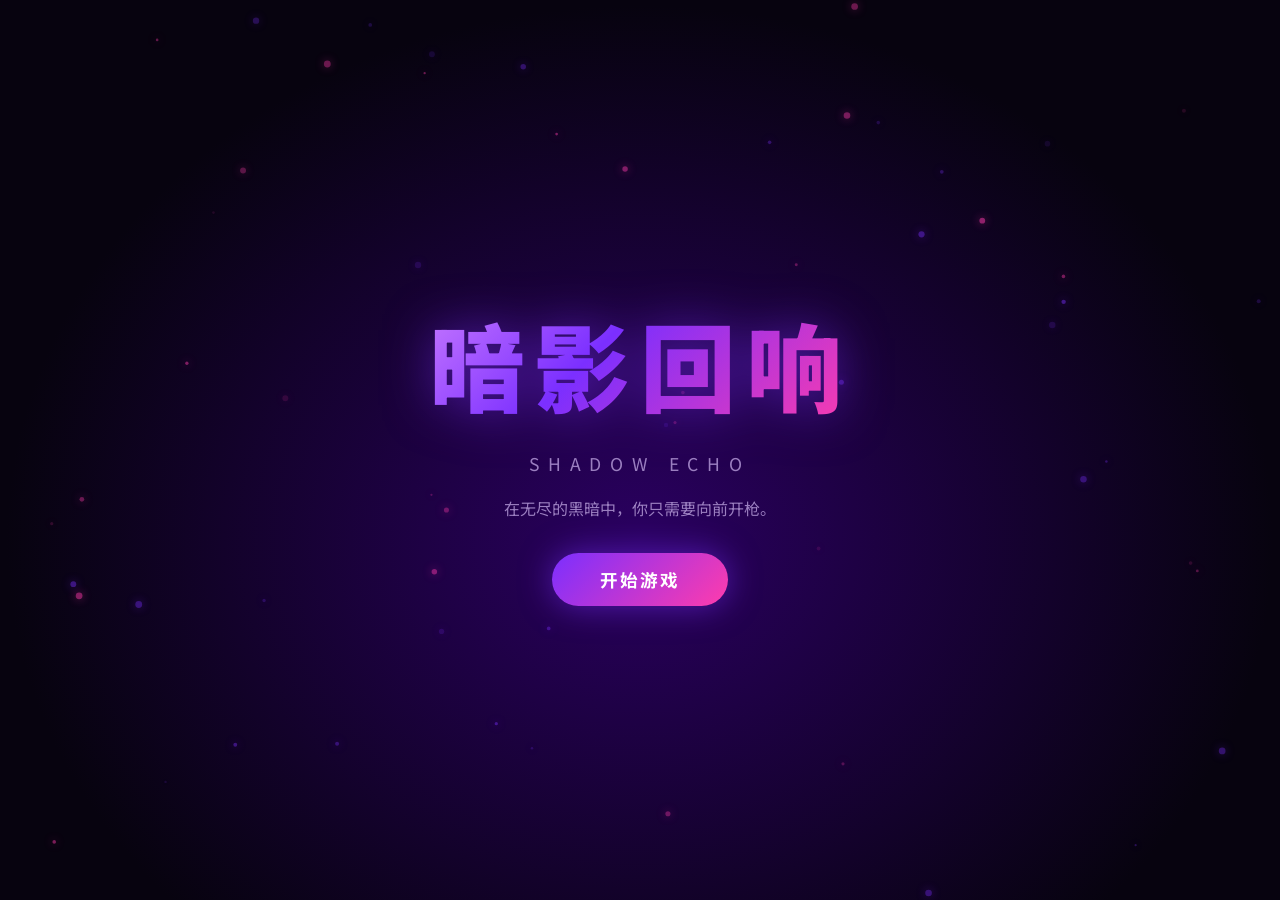
<file: index.html>
<!DOCTYPE html>
<html lang="zh-CN">
<head>
  <meta charset="UTF-8">
  <meta name="viewport" content="width=device-width, initial-scale=1.0">
  <title>暗影回响 Shadow Echo — 肉鸽割草</title>
  <meta name="description" content="暗影回响 - 2D肉鸽割草游戏，选择流派，击败怪物，升级解锁强力技能">
  <link rel="preconnect" href="https://fonts.googleapis.com">
  <link href="https://fonts.googleapis.com/css2?family=Noto+Sans+SC:wght@300;400;700;900&display=swap" rel="stylesheet">
  <link rel="stylesheet" href="style.css">
</head>
<body>
  <!-- ── SCREENS ── -->
  <div id="screen-start" class="screen active">
    <div class="start-bg"></div>
    <div class="start-content">
      <h1 class="game-title">暗影回响</h1>
      <p class="game-subtitle">SHADOW ECHO</p>
      <p class="game-desc">在无尽的黑暗中，你只需要向前开枪。</p>
      <button id="btn-start" class="btn-primary" onclick="Game.showGenreSelect()">开始游戏</button>
    </div>
    <canvas id="bg-canvas"></canvas>
  </div>

  <!-- Genre Select -->
  <div id="screen-genre" class="screen">
    <div class="genre-bg"></div>
    <h2 class="genre-title">选择你的流派</h2>
    <p class="genre-hint">你的选择将影响整场战斗的风格</p>
    <div class="genre-cards">
      <div class="genre-card" id="card-genre-0" tabindex="0" onclick="Game.selectGenre(0)">
        <div class="genre-card-glow g0"></div>
        <canvas class="genre-silhouette" data-char-sil="0" aria-hidden="true"></canvas>
        <canvas class="genre-icon" data-char-icon="0" width="44" height="44" aria-hidden="true"></canvas>
        <h3>回到过去</h3>
        <p class="genre-name-en">Shadow Echo</p>
        <ul>
          <li>留下你的分身</li>
        </ul>
        <div class="genre-badge">召唤流</div>
      </div>
      <div class="genre-card" id="card-genre-1" tabindex="0" onclick="Game.selectGenre(1)">
        <div class="genre-card-glow g1"></div>
        <canvas class="genre-silhouette" data-char-sil="1" aria-hidden="true"></canvas>
        <canvas class="genre-icon" data-char-icon="1" width="44" height="44" aria-hidden="true"></canvas>
        <h3>黑洞</h3>
        <p class="genre-name-en">Shadow Vortex</p>
        <ul>
          <li>掌握暗影漩涡</li>
        </ul>
        <div class="genre-badge">控场流</div>
      </div>
      <div class="genre-card" id="card-genre-2" tabindex="0" onclick="Game.selectGenre(2)">
        <div class="genre-card-glow g3"></div>
        <canvas class="genre-silhouette" data-char-sil="2" aria-hidden="true"></canvas>
        <canvas class="genre-icon" data-char-icon="2" width="44" height="44" aria-hidden="true"></canvas>
        <h3>不灭</h3>
        <p class="genre-name-en">Shadow Undying</p>
        <ul>
          <li>吞噬死亡余烬，将恢复化为护壳</li>
        </ul>
        <div class="genre-badge">汲取流</div>
      </div>
      <div class="genre-card" id="card-genre-3" tabindex="0" onclick="Game.selectGenre(3)">
        <div class="genre-card-glow g2"></div>
        <canvas class="genre-silhouette" data-char-sil="3" aria-hidden="true"></canvas>
        <canvas class="genre-icon" data-char-icon="3" width="44" height="44" aria-hidden="true"></canvas>
        <h3>因果</h3>
        <p class="genre-name-en">Causal Echo</p>
        <ul>
          <li>让一次攻击在未来再次发生</li>
        </ul>
        <div class="genre-badge">连锁流</div>
      </div>
      <div class="genre-card" id="card-genre-4" tabindex="0" onclick="Game.selectGenre(4)">
        <div class="genre-card-glow g4"></div>
        <canvas class="genre-silhouette" data-char-sil="4" aria-hidden="true"></canvas>
        <canvas class="genre-icon" data-char-icon="4" width="44" height="44" aria-hidden="true"></canvas>
        <h3>不息</h3>
        <p class="genre-name-en">Shadow Ricochet</p>
        <ul>
          <li>演算星球之间的引力</li>
        </ul>
        <div class="genre-badge">弹射流</div>
      </div>
    </div>
  </div>
    </div>
  </div>

  <!-- Level Up Card Select -->
  <div id="screen-levelup" class="screen">
    <div class="levelup-bg"></div>
    <h2 class="levelup-title">✦ 等级提升 ✦</h2>
    <p class="levelup-sub">选择一张强化卡</p>
    <div id="levelup-cards" class="levelup-cards"></div>
  </div>

  <!-- Game Over -->
  <div id="screen-gameover" class="screen">
    <div class="gameover-bg"></div>
    <div class="gameover-content">
      <h2 class="gameover-title">你已沉入暗影</h2>
      <div id="gameover-stats" class="gameover-stats"></div>
      <div class="btn-row">
        <button class="btn-primary" onclick="Game.restart()">重新开始</button>
      </div>
    </div>
  </div>

  <!-- Game Win -->
  <div id="screen-win" class="screen">
    <div class="gameover-bg"></div>
    <div class="gameover-content win">
      <h2 class="win-title">暗影已被斩断</h2>
      <div id="win-stats" class="gameover-stats"></div>
      <div class="btn-row">
        <button class="btn-primary" onclick="Game.restart()">再来一局</button>
        <button class="btn-primary btn-endless" onclick="Game.startEndless()">无尽模式</button>
      </div>
    </div>
  </div>

  <!-- HUD -->
  <div id="hud" class="hud hidden">
    <!-- BOSS 倒计时（屏幕最上方，90s 倒数，到 0 后自动隐藏，由 canvas 共享血条接管） -->
    <div id="hud-boss-timer" class="hud-boss-timer">BOSS还有 90 秒出现</div>
    <!-- BOSS 警告（屏幕顶部，共享血条下方，仅 BOSS 触发时显示） -->
    <div id="hud-boss-warning" class="hud-boss-warning hidden">⚠ BOSS 伤害极高注意躲避！</div>
    <!-- 暗影轨道场一次性教学提示（弹射流首次进入时显示，不遮挡战斗） -->
        <div id="hud-orbit-hint" class="hud-orbit-hint hidden">弹球会在暗影轨道场内反弹。撞击敌人、边界和磁极残核时会改变轨迹。</div>

    <div class="hud-left">
      <div class="hud-level">Lv.<span id="hud-level-num">1</span></div>
      <div class="exp-bar-wrap">
        <div id="exp-bar" class="exp-bar"></div>
        <span id="exp-text" class="exp-text">0 / 100</span>
      </div>
      <div class="hud-score">得分 <b id="hud-score">0</b></div>
    </div>
    <div class="hud-right">
      <!-- 连击计数器：pixelfx ui/combo-counter 适配版（arcane 色板，真实一秒续接） -->
      <canvas id="hud-combo-canvas" class="hud-combo-canvas" width="232" height="72"></canvas>
      <div class="hud-info">
        <span class="hud-genre-name" id="hud-genre-name">Shadow Echo</span>
        <span class="hud-genre-lv">Lv.<span id="hud-genre-lv">1</span></span>
      </div>
      <div class="hud-time" id="hud-time">00:00</div>
    </div>
  </div>

  <!-- Main Canvas -->
  <canvas id="game-canvas"></canvas>

  <script src="js/utils.js"></script>
  <script src="js/config.js"></script>
  <script src="js/characters.js"></script>
  <script src="js/iceshell.js"></script>
  <script src="js/renderer.js"></script>
  <script src="js/particles.js"></script>
  <script src="js/feedback.js"></script>
  <script src="js/combocounter.js"></script>
  <script src="js/bullet.js"></script>
  <script src="js/shadow.js"></script>
  <script src="js/vortex.js"></script>
  <script src="js/shadowlink.js"></script>
  <script src="js/echo.js"></script>
  <script src="js/whiterupture.js"></script>
  <script src="js/skythunder.js"></script>
  <script src="js/undying.js"></script>
  <script src="js/ricochet.js"></script>
  <script src="js/orbitfield.js"></script>
  <script src="js/enemy.js"></script>
  <script src="js/player.js"></script>
  <script src="js/genre.js"></script>
  <script src="js/buff.js"></script>
  <script src="js/cards.js"></script>
  <script src="js/map.js"></script>
  <script src="js/game.js"></script>
</body>
</html>
</file>
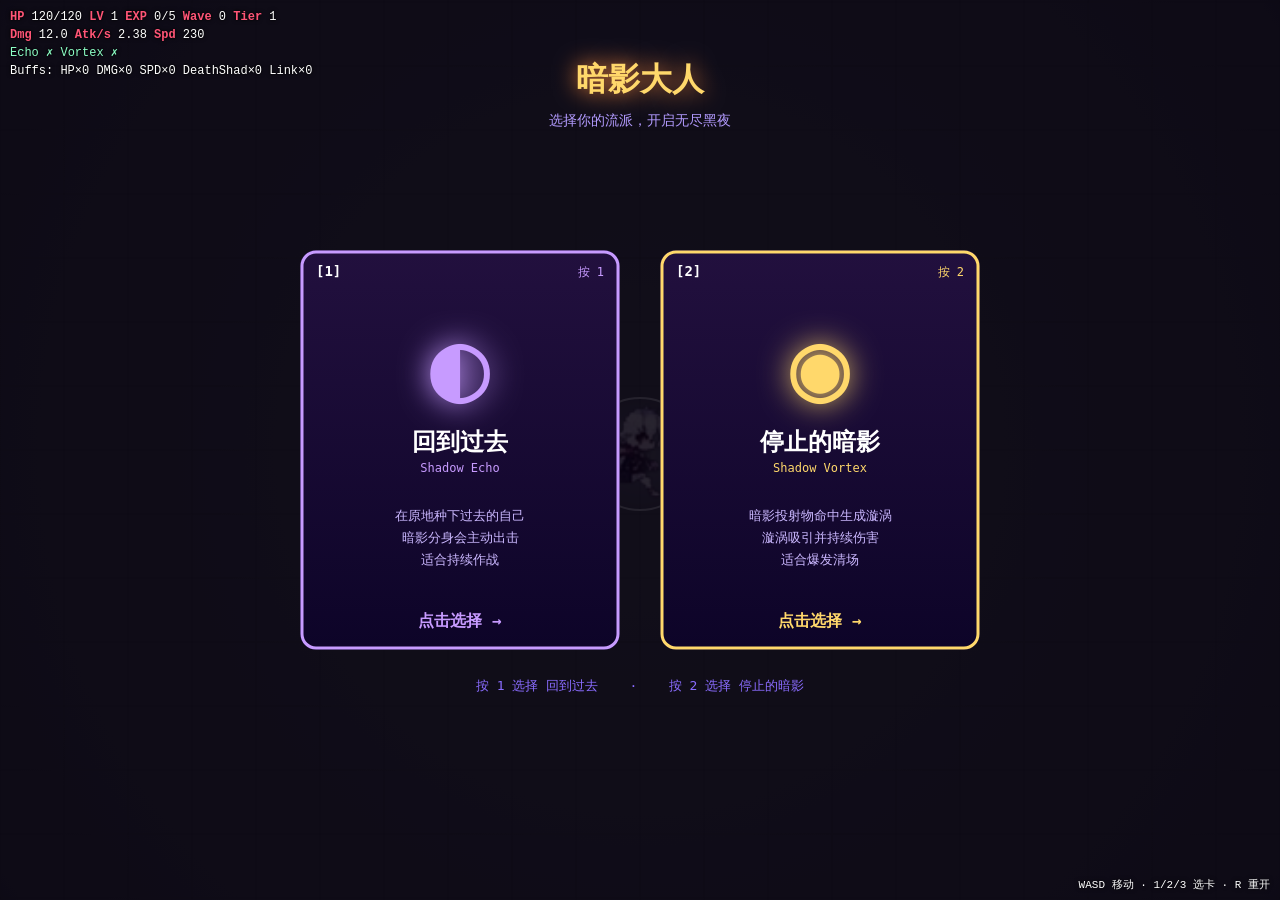
<file: rouge/什么是暗影大人/index.html>
<!DOCTYPE html>
<html lang="zh-CN">
<head>
<meta charset="UTF-8">
<title>暗影大人 · 像素肉鸽 Demo</title>
<style>
  * { margin: 0; padding: 0; box-sizing: border-box; }
  html, body { width: 100%; height: 100%; background: #4a4a52; overflow: hidden; font-family: "Consolas", "Courier New", monospace; user-select: none; }
  canvas { display: block; image-rendering: pixelated; image-rendering: crisp-edges; }
  #hud {
    position: fixed; top: 8px; left: 10px; color: #fff; font-size: 12px;
    text-shadow: 0 0 4px #000, 0 0 2px #000; pointer-events: none; z-index: 5; line-height: 1.5;
  }
  #hud b { color: #ff5577; }
  #hud .ok { color: #8cffc6; }
  #ctrl {
    position: fixed; bottom: 8px; right: 10px; color: #fff; font-size: 11px;
    text-shadow: 0 0 4px #000; pointer-events: none; z-index: 5;
  }
  #loading {
    position: fixed; inset: 0; display: flex; align-items: center; justify-content: center;
    color: #222; font-size: 18px; z-index: 10; background: #4a4a52;
  }
</style>
</head>
<body>
<canvas id="game"></canvas>
<div id="hud"></div>
<div id="ctrl">WASD 移动 · 1/2/3 选卡 · R 重开</div>
<div id="loading">资源加载中…</div>
<script>
'use strict';

// ============================================================
// 游戏阶段
//   'archetype' -> 开场选择流派
//   'playing'   -> 战斗中
//   'levelup'   -> 升级选卡
//   'gameover'  -> 死亡
// ============================================================

// ============================================================
// 资源：sprites/hero.png、shadow.png、monster.png
// ============================================================
const SPRITE = {
  hero:    new Image(),
  shadow:  new Image(),
  monster: new Image(),
  ready: { hero: false, shadow: false, monster: false },
  allReady: false,
};
function checkAllReady() {
  SPRITE.allReady = SPRITE.ready.hero && SPRITE.ready.shadow && SPRITE.ready.monster;
  if (SPRITE.allReady) document.getElementById('loading').style.display = 'none';
}
SPRITE.hero.onload    = () => { SPRITE.ready.hero = true;    checkAllReady(); };
SPRITE.hero.onerror   = () => { document.getElementById('loading').textContent = '资源加载失败：sprites/hero.png'; };
SPRITE.shadow.onload  = () => { SPRITE.ready.shadow = true;  checkAllReady(); };
SPRITE.shadow.onerror = () => { document.getElementById('loading').textContent = '资源加载失败：sprites/shadow.png'; };
SPRITE.monster.onload  = () => { SPRITE.ready.monster = true; checkAllReady(); };
SPRITE.monster.onerror = () => { document.getElementById('loading').textContent = '资源加载失败：sprites/monster.png'; };
SPRITE.hero.src    = 'sprites/hero.png';
SPRITE.shadow.src  = 'sprites/shadow.png';
SPRITE.monster.src = 'sprites/monster.png';

// 在游戏中显示的逻辑尺寸（碰撞半径）
const SPRITE_SCALE = {
  hero:    1.8,   // 主角显示尺寸倍数
  shadow:  1.6,
  monster: 1.6,
};
const SPRITE_RADIUS = {
  hero:    14,
  shadow:  13,
  monster: 13,
};

// ============================================================
// 配置
// ============================================================
const CFG = {
  // 世界
  WORLD: 4200,

  // 玩家
  PLAYER_MAX_HP:   120,
  PLAYER_DAMAGE:   12,
  PLAYER_ATK_INT:  0.42,
  PLAYER_SPEED:    230,
  PLAYER_RADIUS:   22,
  PLAYER_INVULN:   0.6,

  // 子弹
  BULLET_SPEED: 640,
  BULLET_LIFE:  1.4,
  BULLET_R:     5,

  // 敌人
  ENEMY_SPEED: 95,
  ENEMY_R:     22,
  ENEMY_HP:    20,
  ENEMY_DMG:   8,
  ENEMY_EXP:   1,
  ENEMY_MIN_SPACING: 30, // 敌人之间最小间距，避免完全重叠

  // 生成
  WAVE_INTERVAL:    30,
  WAVE_BASE:        8,
  WAVE_INC:         3,
  WAVE_MIN_COUNT:   5,
  SPAWN_DIST_MIN:   420,
  SPAWN_DIST_MAX:   760,

  // 难度
  DIFFICULTY_INTERVAL: 60,
  DIFFICULTY_HP_MULT:  1.55,
  DIFFICULTY_DMG_MULT: 1.25,

  // 升级
  BASE_EXP:    5,
  EXP_GROWTH:  1.35,

  // 流派一：Echo
  ECHO_LIFE:           25,
  ECHO_PATROL_R:       120,
  ECHO_ATTACK_R:       280,
  ECHO_DMG_MULT:       0.65,
  ECHO_INTERVAL_BASE:  20,
  ECHO_INTERVAL_LV2:   18,
  ECHO_INTERVAL_LV3:   12,
  ECHO_DMG_LV4_BONUS:  0.40,
  ECHO_FIRST_DELAY:    3,    // 选完流派后多久生成第一个分身（避免空 20 秒）

  // 流派二：Vortex
  VORTEX_INTERVAL:     2.0,
  VORTEX_LIFE:         4.0,
  VORTEX_R:            72,
  VORTEX_DPS:          14,
  VORTEX_PULL:         75,
  VORTEX_PROJ_SPEED:   500,
  VORTEX_PROJ_LIFE:    3.0,

  // 通用 BUFF
  DEATH_SHADOW_LIFE:   4,
  DEATH_SHADOW_R:      9,
  SHADOW_LINK_DMG:     7,
  SHADOW_LINK_CD:      3,
};

// ============================================================
// 工具
// ============================================================
const TAU = Math.PI * 2;
const rand = (a, b) => a + Math.random() * (b - a);
const randi = (a, b) => Math.floor(rand(a, b));
const clamp = (v, a, b) => v < a ? a : v > b ? b : v;
const dist2 = (ax, ay, bx, by) => { const dx = ax - bx, dy = ay - by; return dx*dx + dy*dy; };
const dist = (ax, ay, bx, by) => Math.sqrt(dist2(ax, ay, bx, by));
const norm = (x, y) => { const m = Math.hypot(x, y) || 1; return { x: x/m, y: y/m }; };

// ============================================================
// 输入
// ============================================================
const keys = {};
const keyOnce = {};
const debugKeys = []; // 最近 8 次按键事件
window.addEventListener('keydown', e => {
  const k = e.key.toLowerCase();
  if (!keys[k]) keyOnce[k] = true;
  keys[k] = true;
  debugKeys.push(`${e.key}/${e.code}|${k}`);
  if (debugKeys.length > 8) debugKeys.shift();
  if (['w','a','s','d','1','2','3',' ','arrowup','arrowdown','arrowleft','arrowright'].includes(k)) e.preventDefault();
});
window.addEventListener('keyup', e => { keys[e.key.toLowerCase()] = false; });

// ============================================================
// Canvas
// ============================================================
const canvas = document.getElementById('game');
const ctx = canvas.getContext('2d');
function resize() { canvas.width = innerWidth; canvas.height = innerHeight; }
addEventListener('resize', resize); resize();

// ============================================================
// 全局状态
// ============================================================
const state = {
  phase: 'archetype',  // 'archetype' | 'playing' | 'levelup' | 'gameover'
  archetypeChoice: null, // 'echo' | 'vortex'
  time:        0,
  difficulty:  1,
  difficultyT: 0,
  waveT:       0,
  waveIdx:     0,
  enemies:     [],
  bullets:     [],
  shadows:     [],
  vortices:    [],
  deathShadows:[],
  links:       [],
  projectiles: [],
  rifts:       [],
  particles:   [],
  floatingText:[],
  enemiesKilled: 0,
  camera: { x: 0, y: 0, shake: 0 },
  archetypeEcho:   { active: false, level: 0, spawnT: 0, nextInterval: CFG.ECHO_INTERVAL_BASE, firstDelay: 0 },
  archetypeVortex: { active: false, level: 0, fireT: 0 },
  riftCooldown: 0,
};

const player = {
  x: 0, y: 0,
  facing: { x: 0, y: -1 },
  hp: CFG.PLAYER_MAX_HP,
  maxHp: CFG.PLAYER_MAX_HP,
  damage: CFG.PLAYER_DAMAGE,
  atkInt: CFG.PLAYER_ATK_INT,
  atkCD: 0,
  speed: CFG.PLAYER_SPEED,
  level: 1,
  exp: 0,
  expNext: CFG.BASE_EXP,
  invuln: 0,
  flash: 0,
  buffs: { deathShadow: 0, link: 0, maxHp: 0, damage: 0, attackSpeed: 0 },
};

function getPlayerDamage() {
  let d = player.damage;
  if (player.buffs.damage > 0) d *= (1 + player.buffs.damage * 0.05);
  return d;
}
function getPlayerAttackInterval() {
  let iv = player.atkInt;
  if (player.buffs.attackSpeed > 0) iv /= (1 + player.buffs.attackSpeed * 0.10);
  if (state.archetypeEcho.level >= 5 && state.archetypeEcho.active) {
    iv /= (1 + state.shadows.length * 0.15);
  }
  return iv;
}
function getPlayerMaxHp() {
  return CFG.PLAYER_MAX_HP * (1 + player.buffs.maxHp * 0.05);
}

// ============================================================
// 实体工厂
// ============================================================
function makeEnemy(x, y) {
  const hpMult = Math.pow(CFG.DIFFICULTY_HP_MULT, state.difficulty - 1);
  const dmgMult = Math.pow(CFG.DIFFICULTY_DMG_MULT, state.difficulty - 1);
  const spdMult = 1 + (state.difficulty - 1) * 0.08;
  return {
    x, y,
    r: CFG.ENEMY_R,
    hp: CFG.ENEMY_HP * hpMult,
    maxHp: CFG.ENEMY_HP * hpMult,
    damage: CFG.ENEMY_DMG * dmgMult,
    speed: CFG.ENEMY_SPEED * spdMult,
    vx: 0, vy: 0,
    hitFlash: 0,
    wobble: Math.random() * TAU,
    exp: CFG.ENEMY_EXP,
    alive: true,
    linkHitT: new Map(),
    wanderOffset: rand(0, TAU), // 让每个敌人路线略有不同
  };
}

function makeBullet(x, y, dirX, dirY, dmg, owner) {
  return {
    x, y, vx: dirX * CFG.BULLET_SPEED, vy: dirY * CFG.BULLET_SPEED,
    life: CFG.BULLET_LIFE,
    r: CFG.BULLET_R,
    dmg, owner: owner || 'player',
    alive: true,
  };
}

function makeShadowEcho(x, y) {
  const lvl = state.archetypeEcho.level;
  let dmgMult = CFG.ECHO_DMG_MULT;
  if (lvl >= 4) dmgMult *= (1 + CFG.ECHO_DMG_LV4_BONUS);
  let intv;
  if (lvl >= 3) intv = CFG.ECHO_INTERVAL_LV3;
  else if (lvl >= 2) intv = CFG.ECHO_INTERVAL_LV2;
  else intv = CFG.ECHO_INTERVAL_BASE;
  state.archetypeEcho.nextInterval = intv;
  return {
    x, y,
    homeX: x, homeY: y,
    r: CFG.PLAYER_RADIUS,
    damage: getPlayerDamage() * dmgMult,
    atkInt: getPlayerAttackInterval(),
    atkCD: rand(0, 0.3),
    life: CFG.ECHO_LIFE,
    patrolR: CFG.ECHO_PATROL_R,
    attackR: CFG.ECHO_ATTACK_R,
    facing: { x: 0, y: -1 },
    tx: x, ty: y,
    wanderT: 0,
    alive: true,
  };
}

function makeVortex(x, y) {
  const lvl = state.archetypeVortex.level;
  let radius = CFG.VORTEX_R;
  if (lvl >= 2) radius *= 1.10;
  let dps = CFG.VORTEX_DPS;
  if (lvl >= 3) dps *= 1.20;
  return {
    x, y,
    r: radius,
    dps,
    life: CFG.VORTEX_LIFE,
    tickT: 0,
    spinT: 0,
    alive: true,
  };
}

function makeVortexProjectile(x, y, tx, ty) {
  const d = norm(tx - x, ty - y);
  return {
    x, y,
    vx: d.x * CFG.VORTEX_PROJ_SPEED, vy: d.y * CFG.VORTEX_PROJ_SPEED,
    life: CFG.VORTEX_PROJ_LIFE,
    r: 5,
    damage: getPlayerDamage() * 0.85,
    alive: true,
  };
}

function makeDeathShadow(x, y) {
  return { x, y, r: CFG.DEATH_SHADOW_R, life: CFG.DEATH_SHADOW_LIFE, alive: true, phase: Math.random() * TAU };
}

// ============================================================
// 生成
// ============================================================
function spawnWave() {
  const count = CFG.WAVE_BASE + state.waveIdx * CFG.WAVE_INC;
  state.waveIdx++;
  state.waveT = 0;
  for (let i = 0; i < count; i++) spawnEnemy();
  spawnParticle(player.x, player.y, '#ff5577', 6, 0.5, true);
}

function spawnEnemy() {
  const ang = Math.random() * TAU;
  const distR = rand(CFG.SPAWN_DIST_MIN, CFG.SPAWN_DIST_MAX);
  let x = player.x + Math.cos(ang) * distR;
  let y = player.y + Math.sin(ang) * distR;
  x = clamp(x, -CFG.WORLD/2 + 30, CFG.WORLD/2 - 30);
  y = clamp(y, -CFG.WORLD/2 + 30, CFG.WORLD/2 - 30);
  // 检查与现有敌人的最小间距
  let tries = 0;
  while (tries < 6) {
    let ok = true;
    for (const e of state.enemies) {
      if (!e.alive) continue;
      if (dist2(x, y, e.x, e.y) < CFG.ENEMY_MIN_SPACING * CFG.ENEMY_MIN_SPACING) { ok = false; break; }
    }
    if (ok) break;
    const a2 = Math.random() * TAU;
    const d2 = rand(CFG.SPAWN_DIST_MIN, CFG.SPAWN_DIST_MAX);
    x = clamp(player.x + Math.cos(a2)*d2, -CFG.WORLD/2+30, CFG.WORLD/2-30);
    y = clamp(player.y + Math.sin(a2)*d2, -CFG.WORLD/2+30, CFG.WORLD/2-30);
    tries++;
  }
  state.enemies.push(makeEnemy(x, y));
}

// ============================================================
// 玩家更新
// ============================================================
function updatePlayer(dt) {
  let mx = 0, my = 0;
  if (keys['w'] || keys['arrowup'])    my -= 1;
  if (keys['s'] || keys['arrowdown'])  my += 1;
  if (keys['a'] || keys['arrowleft'])  mx -= 1;
  if (keys['d'] || keys['arrowright']) mx += 1;
  if (mx !== 0 || my !== 0) {
    const n = norm(mx, my);
    player.facing.x = n.x; player.facing.y = n.y;
    player.x += n.x * player.speed * dt;
    player.y += n.y * player.speed * dt;
  }
  const lim = CFG.WORLD/2 - player.r;
  if (player.x < -lim) player.x = -lim;
  if (player.x >  lim) player.x =  lim;
  if (player.y < -lim) player.y = -lim;
  if (player.y >  lim) player.y =  lim;

  player.atkCD -= dt;
  if (player.atkCD <= 0) {
    player.atkCD = getPlayerAttackInterval();
    const muzzle = player.r + 6;
    state.bullets.push(makeBullet(
      player.x + player.facing.x * muzzle,
      player.y + player.facing.y * muzzle,
      player.facing.x, player.facing.y,
      getPlayerDamage(), 'player'
    ));
  }

  if (player.invuln > 0) player.invuln -= dt;
  if (player.flash  > 0) player.flash  -= dt;

  // 与敌人接触伤害（用稍微小一点的碰撞距离，避免完全重叠时连续扣血）
  for (const e of state.enemies) {
    if (!e.alive) continue;
    const rr = (player.r * 0.6 + e.r * 0.6);
    if (dist2(player.x, player.y, e.x, e.y) < rr * rr) {
      if (player.invuln <= 0) {
        player.hp -= e.damage;
        player.invuln = CFG.PLAYER_INVULN;
        player.flash  = CFG.PLAYER_INVULN;
        state.camera.shake = Math.max(state.camera.shake, 8);
        spawnFloatingText(player.x, player.y - 30, '-' + Math.round(e.damage), '#ff4477');
        if (player.hp <= 0) { player.hp = 0; state.phase = 'gameover'; }
      }
    }
  }
}

// ============================================================
// 子弹
// ============================================================
function updateBullets(dt) {
  for (const b of state.bullets) {
    if (!b.alive) continue;
    b.x += b.vx * dt;
    b.y += b.vy * dt;
    b.life -= dt;
    if (b.life <= 0) { b.alive = false; continue; }
    if (b.x < -CFG.WORLD/2 || b.x > CFG.WORLD/2 || b.y < -CFG.WORLD/2 || b.y > CFG.WORLD/2) {
      b.alive = false; continue;
    }
    for (const e of state.enemies) {
      if (!e.alive) continue;
      const rr = b.r + e.r;
      if (dist2(b.x, b.y, e.x, e.y) < rr * rr) {
        damageEnemy(e, b.dmg, b.x, b.y);
        b.alive = false;
        break;
      }
    }
  }
  state.bullets = state.bullets.filter(b => b.alive);
}

function damageEnemy(e, dmg, srcX, srcY) {
  e.hp -= dmg;
  e.hitFlash = 0.10;
  spawnFloatingText(e.x, e.y - 22, '-' + Math.round(dmg), '#caa6ff');
  spawnParticle(srcX, srcY, '#a070ff', 3, 0.18, false);
  if (e.hp <= 0) killEnemy(e);
}

function killEnemy(e) {
  if (!e.alive) return;
  e.alive = false;
  state.enemiesKilled++;
  if (player.buffs.deathShadow > 0) {
    for (let i = 0; i < player.buffs.deathShadow; i++) {
      state.deathShadows.push(makeDeathShadow(e.x + rand(-6,6), e.y + rand(-6,6)));
    }
  }
  spawnParticle(e.x, e.y, '#ff6688', 8, 0.4, true);
  gainExp(e.exp);
  // 立即从数组中移除，避免渲染死掉的敌人
  const idx = state.enemies.indexOf(e);
  if (idx >= 0) state.enemies.splice(idx, 1);
}

function gainExp(n) {
  if (state.phase !== 'playing') return;
  player.exp += n;
  if (player.exp >= player.expNext) {
    player.exp -= player.expNext;
    player.level++;
    player.expNext = Math.round(CFG.BASE_EXP * Math.pow(CFG.EXP_GROWTH, player.level - 1));
    triggerLevelUp();
  }
}

// ============================================================
// 敌人
// ============================================================
function updateEnemies(dt) {
  for (const e of state.enemies) {
    if (!e.alive) continue;
    // 让每个敌人沿自己的角度围在玩家周围
    const wobAng = e.wanderOffset + state.time * 0.5;
    const orbitR = 26; // 每个敌人绕玩家一点点不同位置
    const offX = Math.cos(wobAng) * orbitR;
    const offY = Math.sin(wobAng) * orbitR;
    const tx = player.x + offX;
    const ty = player.y + offY;
    const d = norm(tx - e.x, ty - e.y);
    e.x += d.x * e.speed * dt;
    e.y += d.y * e.speed * dt;
    if (e.hitFlash > 0) e.hitFlash -= dt;
    e.wobble += dt * 6;
  }
}

function updateSpawner(dt) {
  state.waveT += dt;
  const alive = state.enemies.filter(e => e.alive).length;
  if (alive < CFG.WAVE_MIN_COUNT || state.waveT >= CFG.WAVE_INTERVAL) spawnWave();
  state.difficultyT += dt;
  if (state.difficultyT >= CFG.DIFFICULTY_INTERVAL) {
    state.difficultyT = 0;
    state.difficulty++;
    spawnParticle(player.x, player.y - 40, '#ff3344', 14, 0.7, true);
  }
}

// ============================================================
// 流派一：Echo
// ============================================================
function updateArchetypeEcho(dt) {
  const A = state.archetypeEcho;
  if (!A.active) return;

  // 首先生成一个分身（首次延迟更短）
  A.firstDelay -= dt;
  if (A.firstDelay <= 0 && state.shadows.length === 0) {
    state.shadows.push(makeShadowEcho(player.x, player.y));
    A.spawnT = 0;
    spawnParticle(player.x, player.y, '#9b6bff', 12, 0.6, true);
  }

  A.spawnT += dt;
  if (A.spawnT >= A.nextInterval) {
    A.spawnT = 0;
    state.shadows.push(makeShadowEcho(player.x, player.y));
    spawnParticle(player.x, player.y, '#9b6bff', 12, 0.6, true);
  }

  for (const s of state.shadows) {
    if (!s.alive) continue;
    s.life -= dt;
    if (s.life <= 0) { s.alive = false; continue; }

    s.wanderT -= dt;
    if (s.wanderT <= 0) {
      s.wanderT = rand(0.4, 1.2);
      const ang = Math.random() * TAU;
      const rr = Math.random() * s.patrolR;
      s.tx = s.homeX + Math.cos(ang) * rr;
      s.ty = s.homeY + Math.sin(ang) * rr;
    }
    const dx = s.tx - s.x, dy = s.ty - s.y;
    const md = Math.hypot(dx, dy);
    if (md > 1) {
      s.x += (dx/md) * player.speed * 0.85 * dt;
      s.y += (dy/md) * player.speed * 0.85 * dt;
      s.facing.x = dx/md; s.facing.y = dy/md;
    }

    s.atkCD -= dt;
    if (s.atkCD <= 0) {
      let best = null, bd = s.attackR * s.attackR;
      for (const e of state.enemies) {
        if (!e.alive) continue;
        const dd = dist2(s.x, s.y, e.x, e.y);
        if (dd < bd) { bd = dd; best = e; }
      }
      if (best) {
        s.atkCD = getPlayerAttackInterval();
        const d2 = norm(best.x - s.x, best.y - s.y);
        s.facing.x = d2.x; s.facing.y = d2.y;
        const muzzle = s.r + 6;
        state.bullets.push(makeBullet(
          s.x + d2.x * muzzle, s.y + d2.y * muzzle,
          d2.x, d2.y, s.damage, 'shadow'
        ));
      } else {
        s.atkCD = 0.15;
      }
    }
  }
  state.shadows = state.shadows.filter(s => s.alive);
}

// ============================================================
// 流派二：Vortex
// ============================================================
function updateArchetypeVortex(dt) {
  const A = state.archetypeVortex;
  if (!A.active) return;

  A.fireT += dt;
  if (A.fireT >= CFG.VORTEX_INTERVAL) {
    A.fireT = 0;
    fireVortexProjectile();
  }

  for (const p of state.projectiles) {
    if (!p.alive) continue;
    p.x += p.vx * dt;
    p.y += p.vy * dt;
    p.life -= dt;
    if (p.life <= 0) { p.alive = false; continue; }
    for (const e of state.enemies) {
      if (!e.alive) continue;
      const rr = p.r + e.r;
      if (dist2(p.x, p.y, e.x, e.y) < rr * rr) {
        state.vortices.push(makeVortex(e.x, e.y));
        spawnParticle(e.x, e.y, '#7a4dff', 14, 0.45, true);
        p.alive = false;
        break;
      }
    }
  }
  state.projectiles = state.projectiles.filter(p => p.alive);

  for (const v of state.vortices) {
    if (!v.alive) continue;
    v.life -= dt;
    v.tickT -= dt;
    v.spinT += dt * 6;
    if (v.life <= 0) { v.alive = false; continue; }
    if (v.tickT <= 0) {
      v.tickT = 0.2;
      for (const e of state.enemies) {
        if (!e.alive) continue;
        const rr = v.r + e.r;
        if (dist2(v.x, v.y, e.x, e.y) < rr * rr) {
          damageEnemy(e, v.dps * 0.2, v.x, v.y);
        }
      }
    }
    for (const e of state.enemies) {
      if (!e.alive) continue;
      const d = dist(v.x, v.y, e.x, e.y);
      if (d < v.r * 1.5 && d > 1) {
        const f = (1 - d / (v.r * 1.5)) * CFG.VORTEX_PULL * dt;
        const n = norm(v.x - e.x, v.y - e.y);
        e.x += n.x * f;
        e.y += n.y * f;
      }
    }
  }
  state.vortices = state.vortices.filter(v => v.alive);

  if (A.level >= 5) {
    if (state.vortices.length >= 2 && (state.riftCooldown || 0) <= 0) {
      const a = state.vortices[0], b = state.vortices[1];
      const reach = (a.r + b.r) * 1.4;
      if (dist(a.x, a.y, b.x, b.y) <= reach) {
        const SECTORS = 12;
        const counts = new Array(SECTORS).fill(0);
        const center = { x: (a.x + b.x)/2, y: (a.y + b.y)/2 };
        for (const e of state.enemies) {
          if (!e.alive) continue;
          const ang = Math.atan2(e.y - center.y, e.x - center.x);
          let idx = Math.floor(((ang + Math.PI) / TAU) * SECTORS);
          if (idx < 0) idx += SECTORS;
          if (idx >= SECTORS) idx -= SECTORS;
          counts[idx]++;
        }
        const ranked = counts.map((c, i) => ({ c, i })).sort((x, y) => y.c - x.c);
        const top3 = ranked.slice(0, 3);
        const centerX = center.x, centerY = center.y;
        const fireQueue = top3.map((it, k) => ({
          angle: ((it.i + 0.5) / SECTORS) * TAU - Math.PI,
          time: 0.5 + k * 0.5,
          damage: getPlayerDamage() * 1.4,
        }));
        const rift = { a, b, centerX, centerY, fireQueue, time: 0, life: 4.5, alive: true, shot: [] };
        state.rifts.push(rift);
        state.riftCooldown = 2.0;
        spawnParticle(centerX, centerY, '#a070ff', 18, 0.6, true);
      }
    }
    if (state.riftCooldown) state.riftCooldown -= dt;
  }

  updateRifts(dt);
  state.rifts = state.rifts.filter(r => r.alive);
}

function fireVortexProjectile() {
  let best = null, bd = Infinity;
  for (const e of state.enemies) {
    if (!e.alive) continue;
    const dd = dist2(player.x, player.y, e.x, e.y);
    if (dd < bd) { bd = dd; best = e; }
  }
  if (!best) return;
  const count = state.archetypeVortex.level >= 4 ? 2 : 1;
  for (let i = 0; i < count; i++) {
    const aim = i === 0 ? best : findNthNearest(best, 1);
    if (!aim) continue;
    state.projectiles.push(makeVortexProjectile(player.x, player.y, aim.x, aim.y));
  }
}

function findNthNearest(origin, n) {
  const arr = state.enemies.filter(e => e.alive && e !== origin);
  arr.sort((a, b) => dist2(a.x, a.y, origin.x, origin.y) - dist2(b.x, b.y, origin.x, origin.y));
  return arr[n] || null;
}

function updateRifts(dt) {
  for (const r of state.rifts) {
    if (!r.alive) continue;
    r.time += dt;
    r.life -= dt;
    if (r.life <= 0) { r.alive = false; continue; }
    for (const fq of r.fireQueue) {
      if (!fq.fired && r.time >= fq.time) {
        fq.fired = true;
        const len = 600;
        const ax = r.centerX, ay = r.centerY;
        const dx = Math.cos(fq.angle), dy = Math.sin(fq.angle);
        for (const e of state.enemies) {
          if (!e.alive) continue;
          const ex = e.x - ax, ey = e.y - ay;
          const proj = ex * dx + ey * dy;
          if (proj < 0 || proj > len) continue;
          const px = ax + dx * proj, py = ay + dy * proj;
          if (dist2(px, py, e.x, e.y) < (e.r + 10) * (e.r + 10)) {
            damageEnemy(e, fq.damage, e.x, e.y);
          }
        }
        spawnParticle(ax + dx * len * 0.5, ay + dy * len * 0.5, '#b08bff', 10, 0.35, true);
        r.shot.push({ x: ax, y: ay, dx, dy, len, t: 0 });
      }
    }
  }
}

// ============================================================
// 死亡暗影 & 暗影连线
// ============================================================
function updateDeathShadows(dt) {
  for (const d of state.deathShadows) {
    if (!d.alive) continue;
    d.life -= dt;
    d.phase += dt * 4;
    if (d.life <= 0) d.alive = false;
  }
  state.deathShadows = state.deathShadows.filter(d => d.alive);
}

function getShadowEntityPoints() {
  const pts = [];
  pts.push({ x: player.x, y: player.y, owner: player });
  for (const s of state.shadows) if (s.alive) pts.push({ x: s.x, y: s.y, owner: s });
  for (const d of state.deathShadows) if (d.alive) pts.push({ x: d.x, y: d.y, owner: d });
  for (const v of state.vortices) if (v.alive) pts.push({ x: v.x, y: v.y, owner: v });
  return pts;
}

function updateShadowLinks(dt) {
  state.links.length = 0;
  const pts = getShadowEntityPoints();
  for (const p of pts) {
    if (p.owner === player) continue;
    state.links.push({ ax: player.x, ay: player.y, bx: p.x, by: p.y });
  }
  if (player.buffs.link <= 0) return;
  const dmg = CFG.SHADOW_LINK_DMG * (1 + (player.buffs.link - 1) * 0.5);
  const cd = CFG.SHADOW_LINK_CD;
  for (const e of state.enemies) {
    if (!e.alive) continue;
    for (const ln of state.links) {
      const last = e.linkHitT.get(ln) || -10;
      if (state.time - last < cd) continue;
      if (pointSegmentDist(e.x, e.y, ln.ax, ln.ay, ln.bx, ln.by) < e.r + 3) {
        e.linkHitT.set(ln, state.time);
        damageEnemy(e, dmg, e.x, e.y);
        break;
      }
    }
  }
}

function pointSegmentDist(px, py, ax, ay, bx, by) {
  const dx = bx - ax, dy = by - ay;
  const m2 = dx*dx + dy*dy;
  if (m2 < 0.0001) return Math.hypot(px - ax, py - ay);
  let t = ((px - ax) * dx + (py - ay) * dy) / m2;
  t = clamp(t, 0, 1);
  const cx = ax + dx * t, cy = ay + dy * t;
  return Math.hypot(px - cx, py - cy);
}

// ============================================================
// 升级卡牌
// ============================================================
const cardChoices = [];

function triggerLevelUp() {
  state.phase = 'levelup';
  cardChoices.length = 0;
  const pool = buildCardPool();
  for (let i = 0; i < 3; i++) {
    if (pool.length === 0) break;
    const idx = randi(0, pool.length);
    cardChoices.push(pool[idx]);
    pool.splice(idx, 1);
  }
  if (cardChoices.length === 0) cardChoices.push({ kind: 'generic', id: 'damage', title: '伤害 +5%', desc: '提升主角伤害 5%', icon: '⚔', level: 1 });
}

function buildCardPool() {
  const pool = [];
  const genericMax = 5;
  const genericList = [
    { id: 'deathShadow', title: '死亡暗影', desc: '敌人死亡后留下 4 秒暗影', icon: '☠' },
    { id: 'link',        title: '暗影连线', desc: '玩家与每个暗影连线伤敌', icon: '⌇' },
    { id: 'maxHp',       title: '体质强化', desc: '玩家血量 +5%',         icon: '❤' },
    { id: 'damage',      title: '锋利之影', desc: '玩家伤害 +5%',          icon: '⚔' },
    { id: 'attackSpeed', title: '急速射击', desc: '玩家攻击速度 +10%',     icon: '⚡' },
  ];
  for (const g of genericList) {
    const cur = player.buffs[g.id] || 0;
    if (cur < genericMax) pool.push({ kind: 'generic', id: g.id, title: g.title, desc: g.desc, icon: g.icon, level: cur + 1 });
  }
  const curEcho = state.archetypeEcho.level;
  if (state.archetypeChoice === 'echo' && curEcho < 5) {
    const lv = curEcho + 1;
    pool.push({ kind: 'archetype', id: 'echo', title: '回到过去 Lv' + lv, desc: echoDesc(lv), icon: '◐', level: lv });
  }
  const curVortex = state.archetypeVortex.level;
  if (state.archetypeChoice === 'vortex' && curVortex < 5) {
    const lv = curVortex + 1;
    pool.push({ kind: 'archetype', id: 'vortex', title: '停止的暗影 Lv' + lv, desc: vortexDesc(lv), icon: '◉', level: lv });
  }
  return pool;
}

function echoDesc(lv) {
  switch (lv) {
    case 1: return '每 20s 生成一个暗影分身';
    case 2: return '分身生成间隔 → 18s';
    case 3: return '分身生成间隔 → 12s';
    case 4: return '暗影分身伤害 +40%';
    case 5: return '每存在一个暗影，主角攻速 +15%';
  }
}
function vortexDesc(lv) {
  switch (lv) {
    case 1: return '每 2s 发射暗影投射物，命中生成漩涡';
    case 2: return '漩涡半径 +10%';
    case 3: return '漩涡伤害 +20%';
    case 4: return '每次发射 2 个投射物';
    case 5: return '漩涡两两生成暗影裂隙，向敌最多方向依次发射激光';
  }
}

function applyCard(card) {
  if (!card) return;
  if (card.kind === 'generic') {
    player.buffs[card.id] = (player.buffs[card.id] || 0) + 1;
    if (card.id === 'maxHp') player.hp = Math.min(player.hp + 6, getPlayerMaxHp());
  } else if (card.kind === 'archetype' && card.id === 'echo') {
    state.archetypeEcho.level = card.level;
    state.archetypeEcho.active = true;
    state.archetypeEcho.spawnT = 0;
    state.archetypeEcho.firstDelay = CFG.ECHO_FIRST_DELAY;
  } else if (card.kind === 'archetype' && card.id === 'vortex') {
    state.archetypeVortex.level = card.level;
    state.archetypeVortex.active = true;
    state.archetypeVortex.fireT = CFG.VORTEX_INTERVAL;
  }
  state.phase = 'playing';
  spawnParticle(player.x, player.y, '#ffd86b', 20, 0.6, true);
}

function handleCardInput() {
  if (state.phase !== 'levelup') return;
  if (keyOnce['1'] && cardChoices[0]) applyCard(cardChoices[0]);
  else if (keyOnce['2'] && cardChoices[1]) applyCard(cardChoices[1]);
  else if (keyOnce['3'] && cardChoices[2]) applyCard(cardChoices[2]);
}

// ============================================================
// 开场选择流派
// ============================================================
function handleArchetypeSelectInput() {
  if (state.phase !== 'archetype') return;
  if (keyOnce['1']) { startGame('echo'); }
  else if (keyOnce['2']) { startGame('vortex'); }
  else if (keyOnce['3']) { startGame('echo'); } // 默认 echo 也可按 3
}

function startGame(choice) {
  state.archetypeChoice = choice;
  if (choice === 'echo') {
    state.archetypeEcho.active = true;
    state.archetypeEcho.level = 1;
    state.archetypeEcho.firstDelay = CFG.ECHO_FIRST_DELAY;
    state.archetypeEcho.spawnT = 0;
    state.archetypeEcho.nextInterval = CFG.ECHO_INTERVAL_BASE;
  } else if (choice === 'vortex') {
    state.archetypeVortex.active = true;
    state.archetypeVortex.level = 1;
    state.archetypeVortex.fireT = CFG.VORTEX_INTERVAL;
  }
  state.phase = 'playing';
  spawnParticle(player.x, player.y, '#ffd86b', 30, 0.8, true);
}

// ============================================================
// 粒子 & 飘字
// ============================================================
function spawnParticle(x, y, color, n, life, radial) {
  for (let i = 0; i < n; i++) {
    const ang = Math.random() * TAU;
    const sp = radial ? rand(40, 180) : rand(20, 90);
    state.particles.push({
      x, y, vx: Math.cos(ang)*sp, vy: Math.sin(ang)*sp,
      life: life * rand(0.7, 1.2), maxLife: life,
      color, size: rand(1.5, 3.5),
    });
  }
}
function spawnFloatingText(x, y, text, color) {
  state.floatingText.push({ x, y, text, color, life: 0.8, maxLife: 0.8 });
}
function updateParticles(dt) {
  for (const p of state.particles) {
    p.x += p.vx * dt; p.y += p.vy * dt;
    p.vx *= 0.92; p.vy *= 0.92;
    p.life -= dt;
  }
  state.particles = state.particles.filter(p => p.life > 0);
  for (const f of state.floatingText) {
    f.y -= 30 * dt;
    f.life -= dt;
  }
  state.floatingText = state.floatingText.filter(f => f.life > 0);
}

// ============================================================
// 摄像机
// ============================================================
function updateCamera(dt) {
  const tx = player.x, ty = player.y;
  state.camera.x += (tx - state.camera.x) * Math.min(1, dt * 8);
  state.camera.y += (ty - state.camera.y) * Math.min(1, dt * 8);
  if (state.camera.shake > 0) state.camera.shake -= dt * 18;
}

// ============================================================
// 主循环
// ============================================================
function update(dt) {
  if (state.phase === 'gameover') return;
  state.time += dt;

  if (state.phase === 'playing') {
    updatePlayer(dt);
    updateBullets(dt);
    updateEnemies(dt);
    updateSpawner(dt);
    updateArchetypeEcho(dt);
    updateArchetypeVortex(dt);
    updateDeathShadows(dt);
    updateShadowLinks(dt);
  }
  // 粒子与摄像机在所有阶段都跑（包括 levelup / archetype 选择）
  updateParticles(dt);
  updateCamera(dt);
}

let lastT = performance.now();
function loop(now) {
  let dt;
  if (typeof now === 'number' && now > 0) {
    dt = (now - lastT) / 1000;
    lastT = now;
  } else {
    const t = Date.now();
    dt = (t - lastT) / 1000;
    lastT = t;
  }
  if (dt > 0.05) dt = 0.05;

  // 关键：先处理输入，再清空 keyOnce，否则按键会被吞掉
  handleArchetypeSelectInput();
  handleCardInput();
  update(dt);
  render(dt);
  for (const k in keyOnce) keyOnce[k] = false;

  requestAnimationFrame(loop);
  // 兜底已被 startLoopFallback() 设置，跳过避免重复
}

// ============================================================
// 渲染
// ============================================================
function worldToScreen(x, y) {
  const shake = state.camera.shake;
  return {
    x: x - state.camera.x + canvas.width / 2 + (shake > 0 ? rand(-shake, shake) : 0),
    y: y - state.camera.y + canvas.height / 2 + (shake > 0 ? rand(-shake, shake) : 0),
  };
}

function drawSprite(name, x, y, scale, alpha) {
  const img = SPRITE[name];
  if (!img || !img.complete || img.naturalWidth === 0) return false;
  const w = img.naturalWidth * scale;
  const h = img.naturalHeight * scale;
  if (alpha != null) ctx.globalAlpha = alpha;
  ctx.drawImage(img, x - w / 2, y - h / 2, w, h);
  if (alpha != null) ctx.globalAlpha = 1;
  return true;
}

function spriteReady(name) {
  const img = SPRITE[name];
  return img && img.complete && img.naturalWidth > 0;
}

function render(dt) {
  // 灰色地图背景
  const grad = ctx.createRadialGradient(
    canvas.width/2, canvas.height/2, 60,
    canvas.width/2, canvas.height/2, Math.max(canvas.width, canvas.height) * 0.8
  );
  grad.addColorStop(0, '#5e5e66');
  grad.addColorStop(0.7, '#4a4a52');
  grad.addColorStop(1, '#2c2c33');
  ctx.fillStyle = grad;
  ctx.fillRect(0, 0, canvas.width, canvas.height);

  drawGrid();
  drawWorldBounds();
  drawShadowLinks();
  for (const d of state.deathShadows) drawDeathShadow(d);
  for (const s of state.shadows) drawShadowEcho(s);
  for (const v of state.vortices) drawVortex(v);
  for (const r of state.rifts) drawRift(r);
  for (const p of state.projectiles) drawVortexProjectile(p);

  // 敌人
  for (const e of state.enemies) drawEnemy(e);

  // 子弹
  for (const b of state.bullets) drawBullet(b);

  // 玩家永远在怪物之上绘制
  drawPlayer();

  // 粒子
  for (const p of state.particles) {
    const s = worldToScreen(p.x, p.y);
    ctx.globalAlpha = clamp(p.life / p.maxLife, 0, 1);
    ctx.fillStyle = p.color;
    ctx.fillRect(s.x - p.size/2, s.y - p.size/2, p.size, p.size);
  }
  ctx.globalAlpha = 1;

  // 飘字
  for (const f of state.floatingText) {
    const s = worldToScreen(f.x, f.y);
    ctx.globalAlpha = clamp(f.life / f.maxLife, 0, 1);
    ctx.fillStyle = f.color;
    ctx.font = 'bold 14px Consolas, monospace';
    ctx.textAlign = 'center';
    ctx.fillText(f.text, s.x, s.y);
  }
  ctx.globalAlpha = 1;

  drawHUD();

  if (state.phase === 'archetype') drawArchetypeSelect();
  if (state.phase === 'levelup')    drawCardUI();
  if (state.phase === 'gameover')   drawGameOver();
}

function drawGrid() {
  const step = 64;
  const w = canvas.width, h = canvas.height;
  const left = state.camera.x - w/2;
  const top  = state.camera.y - h/2;
  const right = state.camera.x + w/2;
  const bottom = state.camera.y + h/2;
  ctx.strokeStyle = 'rgba(20,20,25,0.20)';
  ctx.lineWidth = 1;
  ctx.beginPath();
  const startX = Math.floor(left / step) * step;
  const startY = Math.floor(top / step) * step;
  for (let x = startX; x <= right; x += step) {
    const s = worldToScreen(x, 0);
    ctx.moveTo(s.x, 0); ctx.lineTo(s.x, h);
  }
  for (let y = startY; y <= bottom; y += step) {
    const s = worldToScreen(0, y);
    ctx.moveTo(0, s.y); ctx.lineTo(w, s.y);
  }
  ctx.stroke();
}

function drawWorldBounds() {
  const a = worldToScreen(-CFG.WORLD/2, -CFG.WORLD/2);
  ctx.strokeStyle = 'rgba(20,20,25,0.55)';
  ctx.lineWidth = 2;
  ctx.strokeRect(a.x, a.y, CFG.WORLD, CFG.WORLD);
}

function drawPlayer() {
  const s = worldToScreen(player.x, player.y);
  const flash = player.flash > 0;
  const ready = spriteReady('hero');
  const scale = ready ? SPRITE_SCALE.hero : 1.0;
  // 先画一个柔和的白色光环，让玩家在怪物堆中也清晰可见
  const haloR = (ready ? 60 : player.r + 8);
  const halo = ctx.createRadialGradient(s.x, s.y + 4, 4, s.x, s.y + 4, haloR);
  halo.addColorStop(0, 'rgba(255,255,255,0.28)');
  halo.addColorStop(0.7, 'rgba(180,160,255,0.10)');
  halo.addColorStop(1, 'rgba(180,160,255,0)');
  ctx.fillStyle = halo;
  ctx.beginPath(); ctx.arc(s.x, s.y + 4, haloR, 0, TAU); ctx.fill();
  // 描边（让玩家更突出）
  ctx.strokeStyle = flash ? 'rgba(255,120,160,0.9)' : 'rgba(255,255,255,0.85)';
  ctx.lineWidth = 2;
  ctx.beginPath(); ctx.arc(s.x, s.y + 4, (ready ? SPRITE.hero.naturalWidth : player.r * 2) * scale * 0.5 + 2, 0, TAU); ctx.stroke();
  // 主角 sprite
  if (ready) {
    drawSprite('hero', s.x, s.y + 4, scale, flash ? 0.6 : 1);
  } else {
    ctx.fillStyle = flash ? '#ffffff' : '#e7e2ff';
    ctx.beginPath(); ctx.arc(s.x, s.y, player.r, 0, TAU); ctx.fill();
    ctx.fillStyle = '#ff3355';
    ctx.fillRect(s.x - 5, s.y - 2, 3, 3);
    ctx.fillRect(s.x + 2, s.y - 2, 3, 3);
  }
  // 朝向指示
  const fx = player.facing.x, fy = player.facing.y;
  const mx = s.x + fx * (player.r + 8);
  const my = s.y + fy * (player.r + 8);
  ctx.fillStyle = '#a070ff';
  ctx.beginPath(); ctx.arc(mx, my, 4, 0, TAU); ctx.fill();
  // 无敌帧光环
  if (player.invuln > 0) {
    ctx.strokeStyle = 'rgba(255,80,120,0.6)';
    ctx.lineWidth = 2;
    ctx.beginPath(); ctx.arc(s.x, s.y, player.r + 6, 0, TAU); ctx.stroke();
  }
}

function drawEnemy(e) {
  if (!e.alive) return;
  const s = worldToScreen(e.x, e.y);
  const flash = e.hitFlash > 0;
  const ready = spriteReady('monster');
  const scale = ready ? SPRITE_SCALE.monster : 1.0;
  if (ready) {
    drawSprite('monster', s.x, s.y + 4, scale, flash ? 0.5 : 1);
  } else {
    ctx.fillStyle = flash ? '#ffffff' : '#f0e9ff';
    ctx.fillRect(s.x - e.r, s.y - e.r, e.r * 2, e.r * 2);
    ctx.fillStyle = '#ff2244';
    ctx.fillRect(s.x - 5, s.y - 2, 4, 4);
    ctx.fillRect(s.x + 1, s.y - 2, 4, 4);
  }
  const barW = e.r * 2 + 4;
  ctx.fillStyle = 'rgba(0,0,0,0.6)';
  ctx.fillRect(s.x - barW/2, s.y - e.r - 10, barW, 3);
  ctx.fillStyle = '#ff4477';
  ctx.fillRect(s.x - barW/2, s.y - e.r - 10, barW * Math.max(0, e.hp / e.maxHp), 3);
}

function drawShadowEcho(s) {
  const sp = worldToScreen(s.x, s.y);
  const ready = spriteReady('shadow');
  const scale = ready ? SPRITE_SCALE.shadow : 1.0;
  if (ready) {
    drawSprite('shadow', sp.x, sp.y + 4, scale);
  } else {
    ctx.globalAlpha = 0.85;
    ctx.fillStyle = '#5a2bb0';
    ctx.beginPath(); ctx.arc(sp.x, sp.y, s.r + 2, 0, TAU); ctx.fill();
    ctx.fillStyle = '#3a1880';
    ctx.beginPath(); ctx.arc(sp.x, sp.y, s.r, 0, TAU); ctx.fill();
    ctx.globalAlpha = 1;
    ctx.fillStyle = '#c79bff';
    ctx.fillRect(sp.x - 4, sp.y - 1, 3, 3);
    ctx.fillRect(sp.x + 1, sp.y - 1, 3, 3);
  }
  const lifeRatio = s.life / CFG.ECHO_LIFE;
  ctx.fillStyle = 'rgba(0,0,0,0.5)';
  ctx.fillRect(sp.x - 14, sp.y - s.r - 14, 28, 3);
  ctx.fillStyle = '#9b6bff';
  ctx.fillRect(sp.x - 14, sp.y - s.r - 14, 28 * lifeRatio, 3);
  if (state.archetypeEcho.level < 5) {
    const home = worldToScreen(s.homeX, s.homeY);
    ctx.strokeStyle = 'rgba(155,107,255,0.18)';
    ctx.lineWidth = 1;
    ctx.beginPath(); ctx.arc(home.x, home.y, s.patrolR, 0, TAU); ctx.stroke();
  }
}

function drawVortex(v) {
  const sp = worldToScreen(v.x, v.y);
  const r = v.r;
  const lifeRatio = v.life / CFG.VORTEX_LIFE;
  for (let i = 0; i < 4; i++) {
    const rr = r * (1 - i * 0.22);
    ctx.strokeStyle = `rgba(140,80,255,${0.55 - i * 0.10})`;
    ctx.lineWidth = 2 + i;
    ctx.beginPath();
    ctx.arc(sp.x, sp.y, rr, v.spinT * (1 - i * 0.1), v.spinT * (1 - i * 0.1) + Math.PI * 1.5);
    ctx.stroke();
  }
  ctx.fillStyle = `rgba(170,100,255,${0.3 + lifeRatio * 0.3})`;
  ctx.beginPath(); ctx.arc(sp.x, sp.y, r * 0.25, 0, TAU); ctx.fill();
}

function drawVortexProjectile(p) {
  const sp = worldToScreen(p.x, p.y);
  ctx.fillStyle = '#caa6ff';
  ctx.beginPath(); ctx.arc(sp.x, sp.y, p.r, 0, TAU); ctx.fill();
  ctx.fillStyle = 'rgba(202,166,255,0.4)';
  ctx.beginPath(); ctx.arc(sp.x, sp.y, p.r * 2.5, 0, TAU); ctx.fill();
}

function drawDeathShadow(d) {
  const sp = worldToScreen(d.x, d.y);
  const a = clamp(d.life / CFG.DEATH_SHADOW_LIFE, 0, 1);
  ctx.globalAlpha = 0.55 * a;
  ctx.fillStyle = '#6a3cff';
  ctx.beginPath(); ctx.arc(sp.x, sp.y, d.r + 2 + Math.sin(d.phase), 0, TAU); ctx.fill();
  ctx.globalAlpha = 1;
  ctx.fillStyle = '#b48bff';
  ctx.beginPath(); ctx.arc(sp.x, sp.y, d.r - 2, 0, TAU); ctx.fill();
}

function drawShadowLinks() {
  if (player.buffs.link <= 0) return;
  const alpha = clamp(0.25 + player.buffs.link * 0.05, 0.2, 0.5);
  ctx.strokeStyle = `rgba(160,110,255,${alpha})`;
  ctx.lineWidth = 1.2;
  for (const ln of state.links) {
    const a = worldToScreen(ln.ax, ln.ay);
    const b = worldToScreen(ln.bx, ln.by);
    ctx.beginPath();
    ctx.moveTo(a.x, a.y); ctx.lineTo(b.x, b.y);
    ctx.stroke();
  }
}

function drawRift(r) {
  const a = worldToScreen(r.a.x, r.a.y);
  const b = worldToScreen(r.b.x, r.b.y);
  ctx.strokeStyle = 'rgba(170,110,255,0.35)';
  ctx.lineWidth = 2;
  ctx.beginPath(); ctx.moveTo(a.x, a.y); ctx.lineTo(b.x, b.y); ctx.stroke();
  for (const sh of r.shot) {
    const ax = worldToScreen(sh.x, sh.y);
    const len = sh.len;
    const bx = ax.x + sh.dx * len;
    const by = ax.y + sh.dy * len;
    ctx.strokeStyle = `rgba(200,150,255,${0.7 - sh.t * 1.5})`;
    ctx.lineWidth = 4;
    ctx.beginPath(); ctx.moveTo(ax.x, ax.y); ctx.lineTo(bx, by); ctx.stroke();
    ctx.strokeStyle = `rgba(255,255,255,${0.5 - sh.t * 1.5})`;
    ctx.lineWidth = 1.5;
    ctx.beginPath(); ctx.moveTo(ax.x, ax.y); ctx.lineTo(bx, by); ctx.stroke();
  }
  for (const sh of r.shot) sh.t += 1/60;
}

function drawBullet(b) {
  if (!isFinite(b.x) || !isFinite(b.y) || !isFinite(b.vx) || !isFinite(b.vy)) return;
  const s = worldToScreen(b.x, b.y);
  if (!isFinite(s.x) || !isFinite(s.y)) return;
  const tailLen = 0.08;
  const tx = b.x - b.vx * tailLen;
  const ty = b.y - b.vy * tailLen;
  const ts = worldToScreen(tx, ty);
  if (!isFinite(ts.x) || !isFinite(ts.y)) return;
  const grad = ctx.createLinearGradient(s.x, s.y, ts.x, ts.y);
  grad.addColorStop(0, b.owner === 'shadow' ? 'rgba(170,120,255,0.9)' : 'rgba(220,180,255,1)');
  grad.addColorStop(1, 'rgba(120,60,220,0)');
  ctx.strokeStyle = grad;
  ctx.lineWidth = b.owner === 'shadow' ? 2 : 3;
  ctx.beginPath(); ctx.moveTo(s.x, s.y); ctx.lineTo(ts.x, ts.y); ctx.stroke();
  ctx.fillStyle = '#ffffff';
  ctx.beginPath(); ctx.arc(s.x, s.y, b.r * 0.7, 0, TAU); ctx.fill();
}

// ============================================================
// HUD
// ============================================================
let hudCache = '';
let hudTimer = 0;
function drawHUD(dt) {
  hudTimer -= dt;
  const el = document.getElementById('hud');
  if (!el) return;
  const lines = [];
  lines.push(`<b>HP</b> ${Math.round(player.hp)}/${Math.round(getPlayerMaxHp())}  ` +
             `<b>LV</b> ${player.level}  <b>EXP</b> ${player.exp}/${player.expNext}  ` +
             `<b>Wave</b> ${state.waveIdx}  <b>Tier</b> ${state.difficulty}`);
  lines.push(`<b>Dmg</b> ${getPlayerDamage().toFixed(1)}  ` +
             `<b>Atk/s</b> ${(1 / getPlayerAttackInterval()).toFixed(2)}  ` +
             `<b>Spd</b> ${player.speed.toFixed(0)}`);
  const echoInfo = state.archetypeEcho.active ? `Echo Lv${state.archetypeEcho.level}×${state.shadows.length}` : 'Echo ✗';
  const vortexInfo = state.archetypeVortex.active ? `Vortex Lv${state.archetypeVortex.level}` : 'Vortex ✗';
  lines.push(`<span class="ok">${echoInfo}</span>  <span class="ok">${vortexInfo}</span>`);
  lines.push(`Buffs: HP×${player.buffs.maxHp}  DMG×${player.buffs.damage}  SPD×${player.buffs.attackSpeed}  DeathShad×${player.buffs.deathShadow}  Link×${player.buffs.link}`);
  const text = lines.join('<br/>');
  if (hudTimer <= 0 || text !== hudCache) {
    el.innerHTML = text;
    hudCache = text;
    hudTimer = 0.2;
  }
}

// ============================================================
// 开场选择流派 UI
// ============================================================
function drawArchetypeSelect() {
  ctx.fillStyle = 'rgba(4,1,12,0.85)';
  ctx.fillRect(0, 0, canvas.width, canvas.height);

  ctx.fillStyle = '#ffd86b';
  ctx.font = 'bold 32px Consolas, monospace';
  ctx.textAlign = 'center';
  ctx.shadowColor = '#ff8a3d';
  ctx.shadowBlur = 22;
  ctx.fillText('暗影大人', canvas.width / 2, 90);
  ctx.shadowBlur = 0;

  ctx.fillStyle = '#b39bff';
  ctx.font = '14px Consolas, monospace';
  ctx.fillText('选择你的流派，开启无尽黑夜', canvas.width / 2, 125);

  // 两个大卡牌
  const cardW = 320, cardH = 400, gap = 40;
  const totalW = cardW * 2 + gap;
  const startX = (canvas.width - totalW) / 2;
  const y = canvas.height / 2 - cardH / 2;

  drawArchetypeCard(startX, y, cardW, cardH, {
    id: 'echo',
    title: '回到过去',
    sub: 'Shadow Echo',
    desc: '在原地种下过去的自己\n暗影分身会主动出击\n适合持续作战',
    icon: '◐',
    color: '#c79bff',
  }, 1);

  drawArchetypeCard(startX + cardW + gap, y, cardW, cardH, {
    id: 'vortex',
    title: '停止的暗影',
    sub: 'Shadow Vortex',
    desc: '暗影投射物命中生成漩涡\n漩涡吸引并持续伤害\n适合爆发清场',
    icon: '◉',
    color: '#ffd86b',
  }, 2);

  ctx.fillStyle = '#8a6cff';
  ctx.font = '13px Consolas, monospace';
  ctx.fillText('按 1 选择 回到过去    ·    按 2 选择 停止的暗影', canvas.width / 2, y + cardH + 40);
}

function drawArchetypeCard(x, y, w, h, c, idx) {
  const g = ctx.createLinearGradient(x, y, x, y + h);
  g.addColorStop(0, '#22103e');
  g.addColorStop(1, '#0d0428');
  ctx.fillStyle = g;
  roundRect(x, y, w, h, 16);
  ctx.fill();

  ctx.strokeStyle = c.color;
  ctx.lineWidth = 3;
  roundRect(x + 2, y + 2, w - 4, h - 4, 14);
  ctx.stroke();

  // 顶部小标
  ctx.fillStyle = '#ffffff';
  ctx.font = 'bold 14px Consolas, monospace';
  ctx.textAlign = 'left';
  ctx.fillText('[' + idx + ']', x + 16, y + 26);

  // 右上 key hint
  ctx.fillStyle = c.color;
  ctx.textAlign = 'right';
  ctx.font = '12px Consolas, monospace';
  ctx.fillText('按 ' + idx, x + w - 16, y + 26);

  // 大图标
  ctx.textAlign = 'center';
  ctx.fillStyle = c.color;
  ctx.font = 'bold 100px Consolas, monospace';
  ctx.shadowColor = c.color;
  ctx.shadowBlur = 30;
  ctx.fillText(c.icon, x + w / 2, y + 150);
  ctx.shadowBlur = 0;

  // 标题
  ctx.fillStyle = '#ffffff';
  ctx.font = 'bold 24px Consolas, monospace';
  ctx.fillText(c.title, x + w / 2, y + 200);
  ctx.fillStyle = c.color;
  ctx.font = '12px Consolas, monospace';
  ctx.fillText(c.sub, x + w / 2, y + 222);

  // 描述
  ctx.fillStyle = '#cbb8ff';
  ctx.font = '13px Consolas, monospace';
  const lines = c.desc.split('\n');
  for (let i = 0; i < lines.length; i++) {
    ctx.fillText(lines[i], x + w / 2, y + 270 + i * 22);
  }

  // 底部
  ctx.fillStyle = c.color;
  ctx.font = 'bold 16px Consolas, monospace';
  ctx.fillText('点击选择 →', x + w / 2, y + h - 24);
}

// ============================================================
// 升级卡牌 UI
// ============================================================
function drawCardUI() {
  ctx.fillStyle = 'rgba(4,1,12,0.78)';
  ctx.fillRect(0, 0, canvas.width, canvas.height);

  ctx.fillStyle = '#ffd86b';
  ctx.font = 'bold 28px Consolas, monospace';
  ctx.textAlign = 'center';
  ctx.shadowColor = '#ff8a3d';
  ctx.shadowBlur = 18;
  ctx.fillText('— 获得 BUFF —', canvas.width / 2, 80);
  ctx.shadowBlur = 0;

  const cardW = 220, cardH = 280, gap = 28;
  const totalW = cardW * 3 + gap * 2;
  const startX = (canvas.width - totalW) / 2;
  const y = canvas.height / 2 - cardH / 2;

  for (let i = 0; i < 3; i++) {
    const c = cardChoices[i];
    if (!c) continue;
    const x = startX + i * (cardW + gap);
    drawCard(x, y, cardW, cardH, c, i + 1);
  }

  ctx.fillStyle = '#b39bff';
  ctx.font = '14px Consolas, monospace';
  ctx.fillText('按 1 / 2 / 3 选择', canvas.width / 2, y + cardH + 40);
}

function drawCard(x, y, w, h, c, idx) {
  const g = ctx.createLinearGradient(x, y, x, y + h);
  g.addColorStop(0, '#2a1854');
  g.addColorStop(1, '#15082e');
  ctx.fillStyle = g;
  roundRect(x, y, w, h, 12);
  ctx.fill();

  ctx.strokeStyle = c.kind === 'archetype' ? '#ffd86b' : '#8a6cff';
  ctx.lineWidth = 2;
  roundRect(x + 1, y + 1, w - 2, h - 2, 11);
  ctx.stroke();

  ctx.fillStyle = '#fff';
  ctx.font = 'bold 14px Consolas, monospace';
  ctx.textAlign = 'left';
  ctx.fillText('[' + idx + ']', x + 12, y + 22);

  ctx.fillStyle = c.kind === 'archetype' ? '#ffd86b' : '#b39bff';
  ctx.textAlign = 'right';
  ctx.fillText(c.kind === 'archetype' ? '流派' : '通用', x + w - 12, y + 22);

  ctx.textAlign = 'center';
  ctx.fillStyle = c.kind === 'archetype' ? '#3a1f10' : '#1d0a4a';
  ctx.beginPath(); ctx.arc(x + w/2, y + 90, 38, 0, TAU); ctx.fill();
  ctx.strokeStyle = c.kind === 'archetype' ? '#ffd86b' : '#a070ff';
  ctx.lineWidth = 2;
  ctx.beginPath(); ctx.arc(x + w/2, y + 90, 38, 0, TAU); ctx.stroke();
  ctx.fillStyle = c.kind === 'archetype' ? '#ffe7a8' : '#e0cfff';
  ctx.font = 'bold 36px Consolas, monospace';
  ctx.fillText(c.icon, x + w/2, y + 102);

  ctx.fillStyle = '#ffffff';
  ctx.font = 'bold 16px Consolas, monospace';
  ctx.fillText(c.title, x + w/2, y + 158);

  const starN = c.kind === 'archetype' ? c.level : (c.level || 1);
  drawStars(x + w/2, y + 180, starN);

  ctx.fillStyle = '#cbb8ff';
  ctx.font = '12px Consolas, monospace';
  wrapText(c.desc, x + 16, y + 210, w - 32, 16);

  ctx.fillStyle = c.kind === 'archetype' ? '#ffd86b' : '#8a6cff';
  ctx.font = '11px Consolas, monospace';
  const bot = c.kind === 'archetype' ? (state.archetypeChoice === 'echo' ? '回到过去' : '停止的暗影') : '通用 BUFF';
  ctx.fillText(bot, x + w/2, y + h - 14);
}

function drawStars(cx, cy, n) {
  for (let i = 0; i < 5; i++) {
    const sx = cx - 40 + i * 20;
    ctx.fillStyle = i < n ? '#ffd86b' : '#3a2a64';
    ctx.font = '16px Consolas, monospace';
    ctx.textAlign = 'center';
    ctx.fillText('★', sx, cy);
  }
}

function roundRect(x, y, w, h, r) {
  ctx.beginPath();
  ctx.moveTo(x + r, y);
  ctx.arcTo(x + w, y, x + w, y + h, r);
  ctx.arcTo(x + w, y + h, x, y + h, r);
  ctx.arcTo(x, y + h, x, y, r);
  ctx.arcTo(x, y, x + w, y, r);
  ctx.closePath();
}

function wrapText(text, x, y, maxWidth, lh) {
  const chars = text.split('');
  let line = '';
  for (const ch of chars) {
    const test = line + ch;
    if (ctx.measureText(test).width > maxWidth && line.length > 0) {
      ctx.fillText(line, x + maxWidth / 2, y);
      line = ch; y += lh;
    } else {
      line = test;
    }
  }
  if (line) ctx.fillText(line, x + maxWidth / 2, y);
}

function drawGameOver() {
  ctx.fillStyle = 'rgba(8,2,16,0.85)';
  ctx.fillRect(0, 0, canvas.width, canvas.height);
  ctx.fillStyle = '#ff3355';
  ctx.font = 'bold 48px Consolas, monospace';
  ctx.textAlign = 'center';
  ctx.shadowColor = '#ff003c'; ctx.shadowBlur = 24;
  ctx.fillText('影子吞噬了你', canvas.width / 2, canvas.height / 2 - 20);
  ctx.shadowBlur = 0;
  ctx.fillStyle = '#b39bff';
  ctx.font = '16px Consolas, monospace';
  ctx.fillText('存活时间 ' + state.time.toFixed(1) + 's  ·  击杀 ' + state.enemiesKilled,
               canvas.width / 2, canvas.height / 2 + 20);
  ctx.fillStyle = '#ffd86b';
  ctx.font = '14px Consolas, monospace';
  ctx.fillText('按 R 重新开始', canvas.width / 2, canvas.height / 2 + 60);
}

// ============================================================
// 重新开始
// ============================================================
function resetGame() {
  state.phase = 'archetype';
  state.archetypeChoice = null;
  state.time = 0;
  state.difficulty = 1;
  state.difficultyT = 0;
  state.waveT = 0;
  state.waveIdx = 0;
  state.enemies.length = 0;
  state.bullets.length = 0;
  state.shadows.length = 0;
  state.vortices.length = 0;
  state.deathShadows.length = 0;
  state.projectiles.length = 0;
  state.rifts.length = 0;
  state.particles.length = 0;
  state.floatingText.length = 0;
  state.links.length = 0;
  state.enemiesKilled = 0;
  state.archetypeEcho = { active: false, level: 0, spawnT: 0, nextInterval: CFG.ECHO_INTERVAL_BASE, firstDelay: 0 };
  state.archetypeVortex = { active: false, level: 0, fireT: 0 };
  state.riftCooldown = 0;
  state.camera.x = 0; state.camera.y = 0; state.camera.shake = 0;
  player.x = 0; player.y = 0;
  player.facing = { x: 0, y: -1 };
  player.hp = CFG.PLAYER_MAX_HP;
  player.damage = CFG.PLAYER_DAMAGE;
  player.atkInt = CFG.PLAYER_ATK_INT;
  player.atkCD = 0;
  player.speed = CFG.PLAYER_SPEED;
  player.level = 1;
  player.exp = 0;
  player.expNext = CFG.BASE_EXP;
  player.invuln = 0;
  player.flash = 0;
  player.buffs = { deathShadow: 0, link: 0, maxHp: 0, damage: 0, attackSpeed: 0 };
  cardChoices.length = 0;
}

window.addEventListener('keydown', e => {
  if (state.phase === 'gameover' && e.key.toLowerCase() === 'r') resetGame();
});

// 启动 - 双保险：RAF + setInterval
// setInterval 兜底必须立即设置，不能等 loop 第一次运行（headless / 后台 tab 下 RAF 不触发）
function startLoopFallback() {
  setInterval(() => {
    const t = Date.now();
    const ddt = Math.min(0.05, (t - lastT) / 1000);
    if (ddt > 0) {
      lastT = t;
      handleArchetypeSelectInput();
      handleCardInput();
      update(ddt);
      render(ddt);
      for (const k in keyOnce) keyOnce[k] = false;
    }
  }, 33);
}
startLoopFallback();
requestAnimationFrame(loop);
</script>
</body>
</html>
</file>
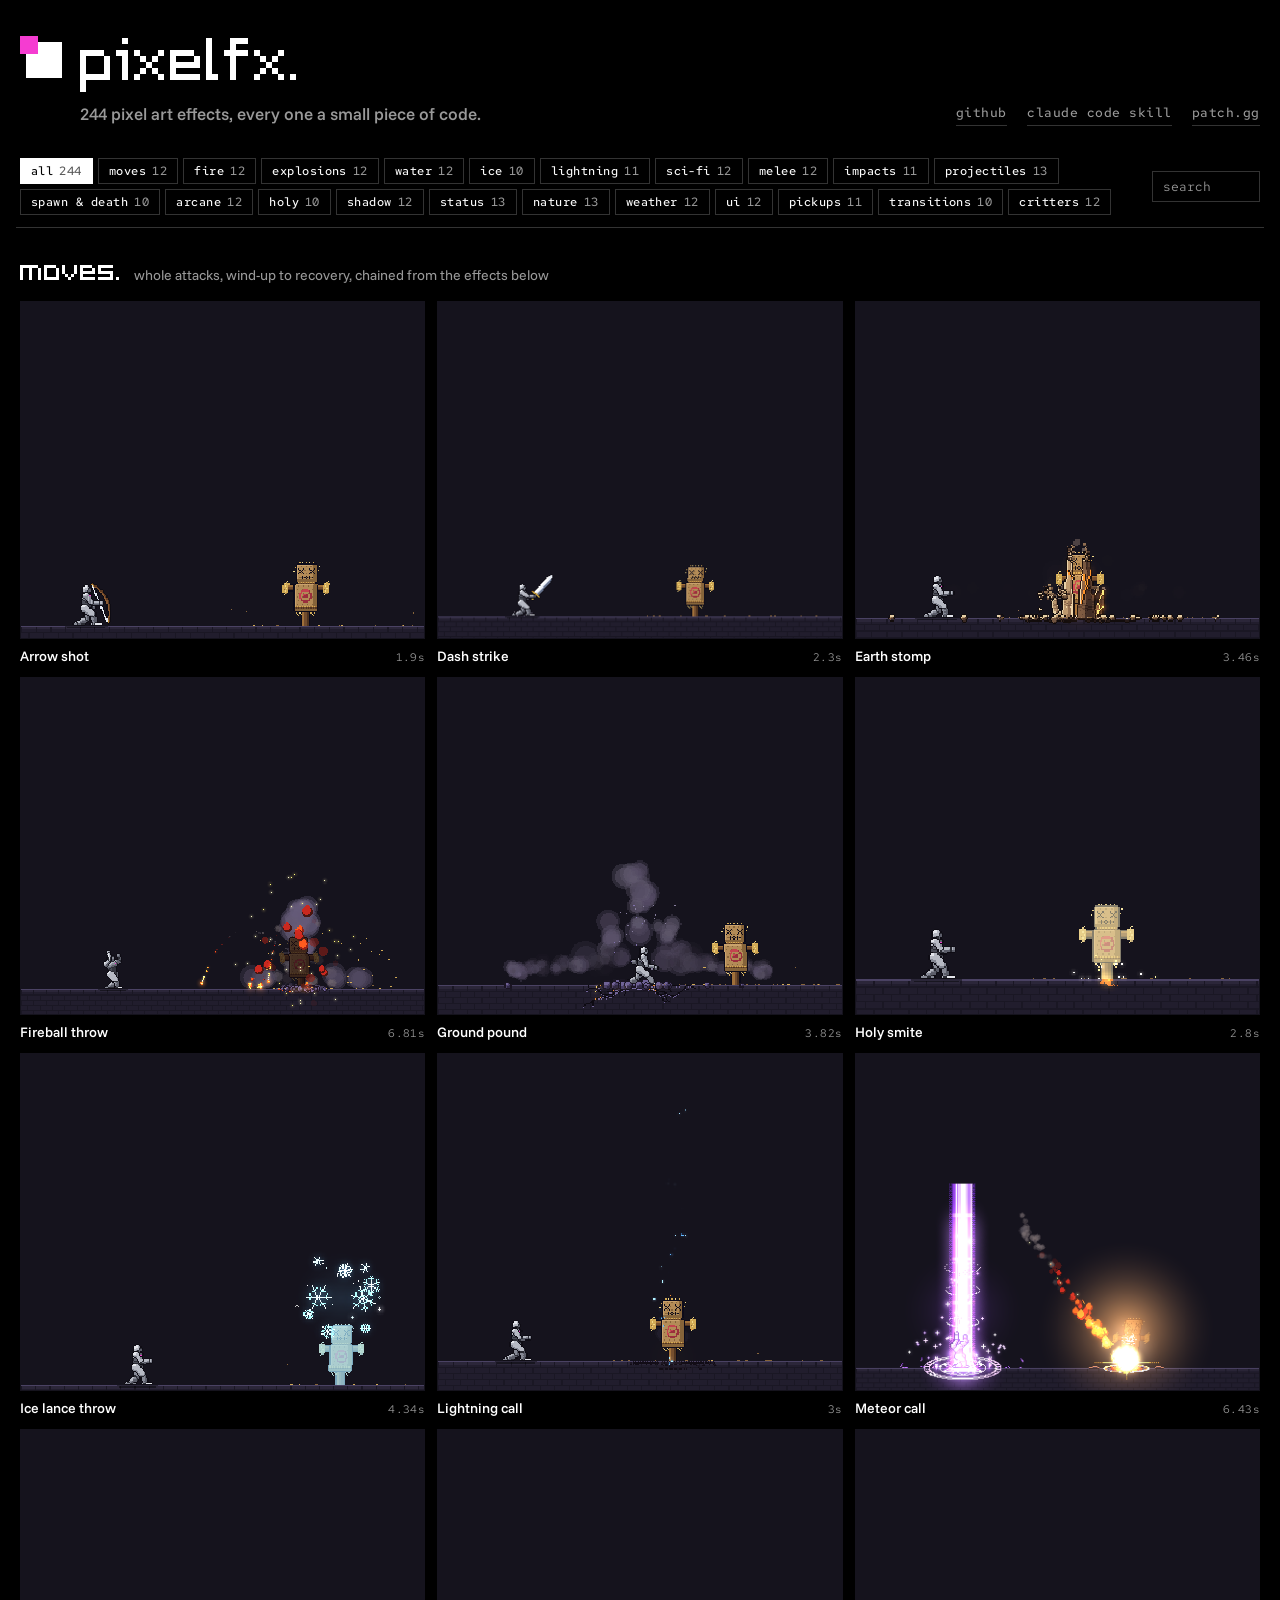
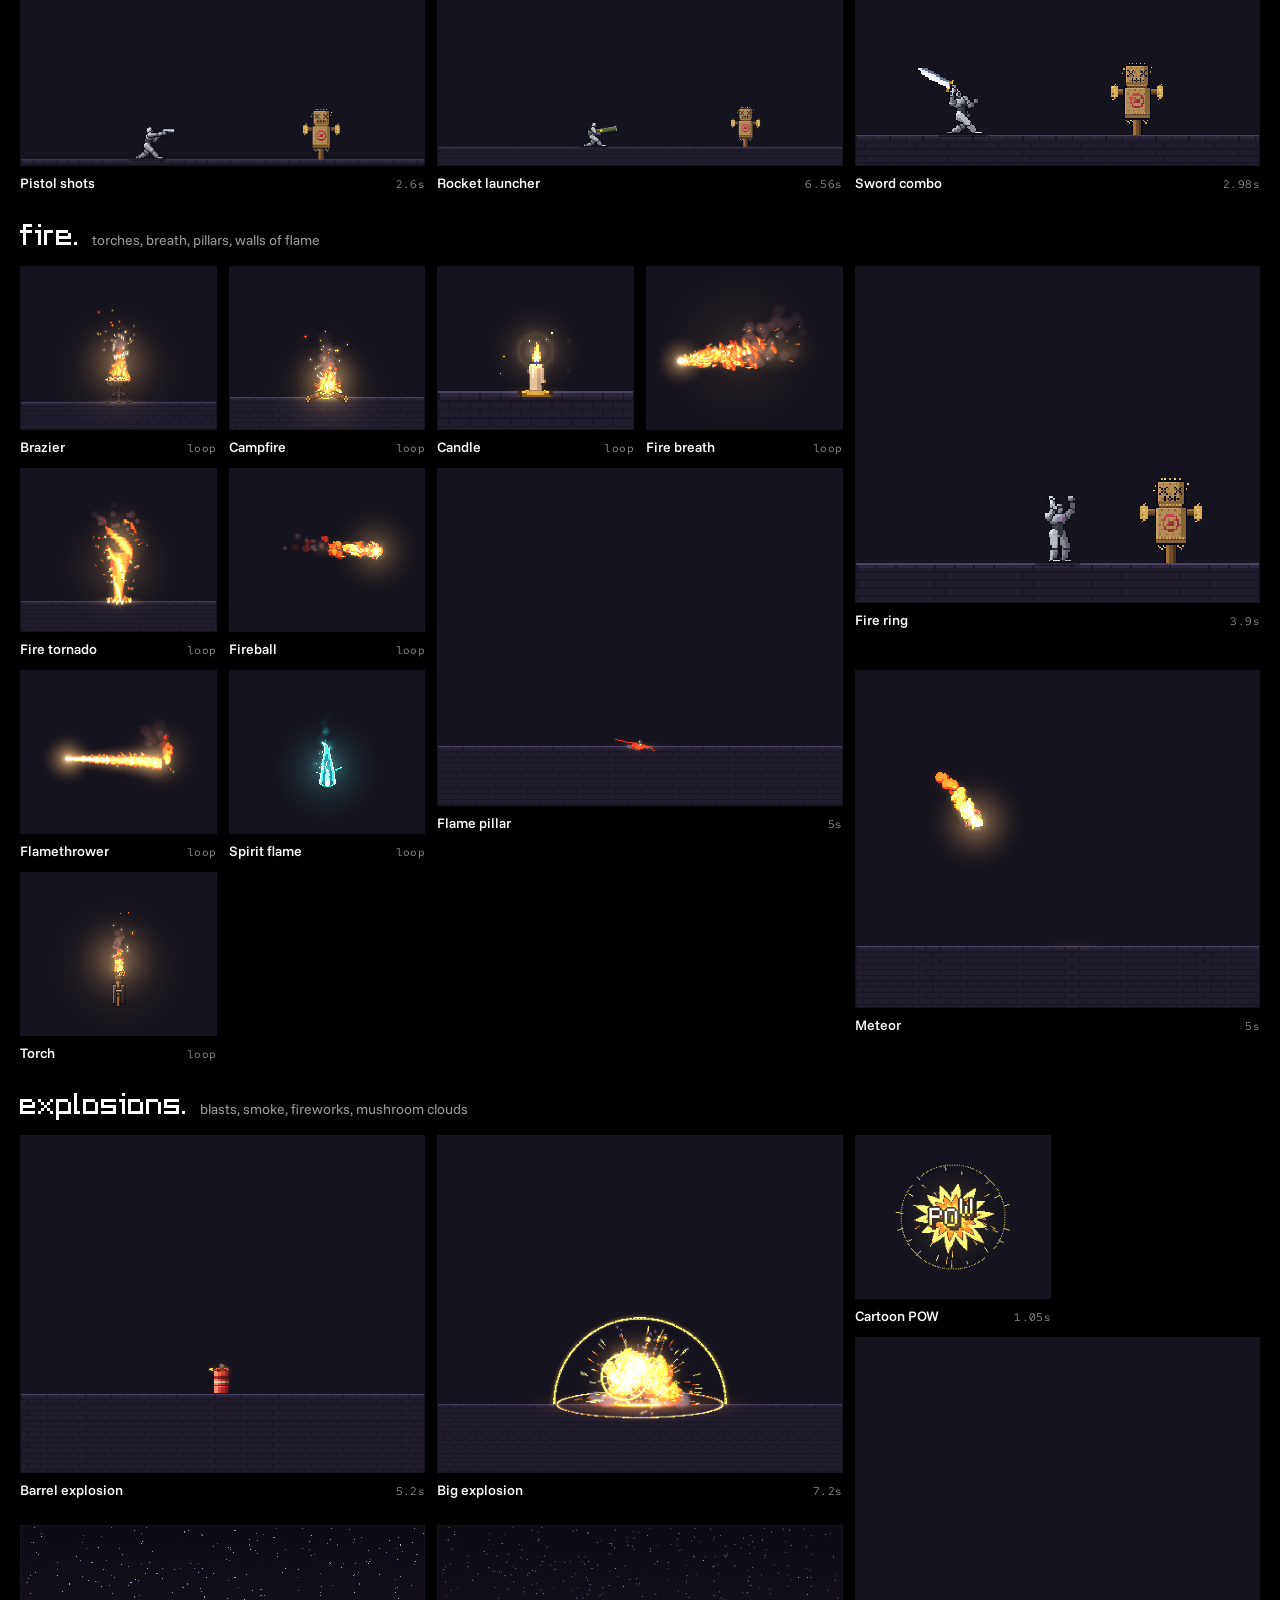
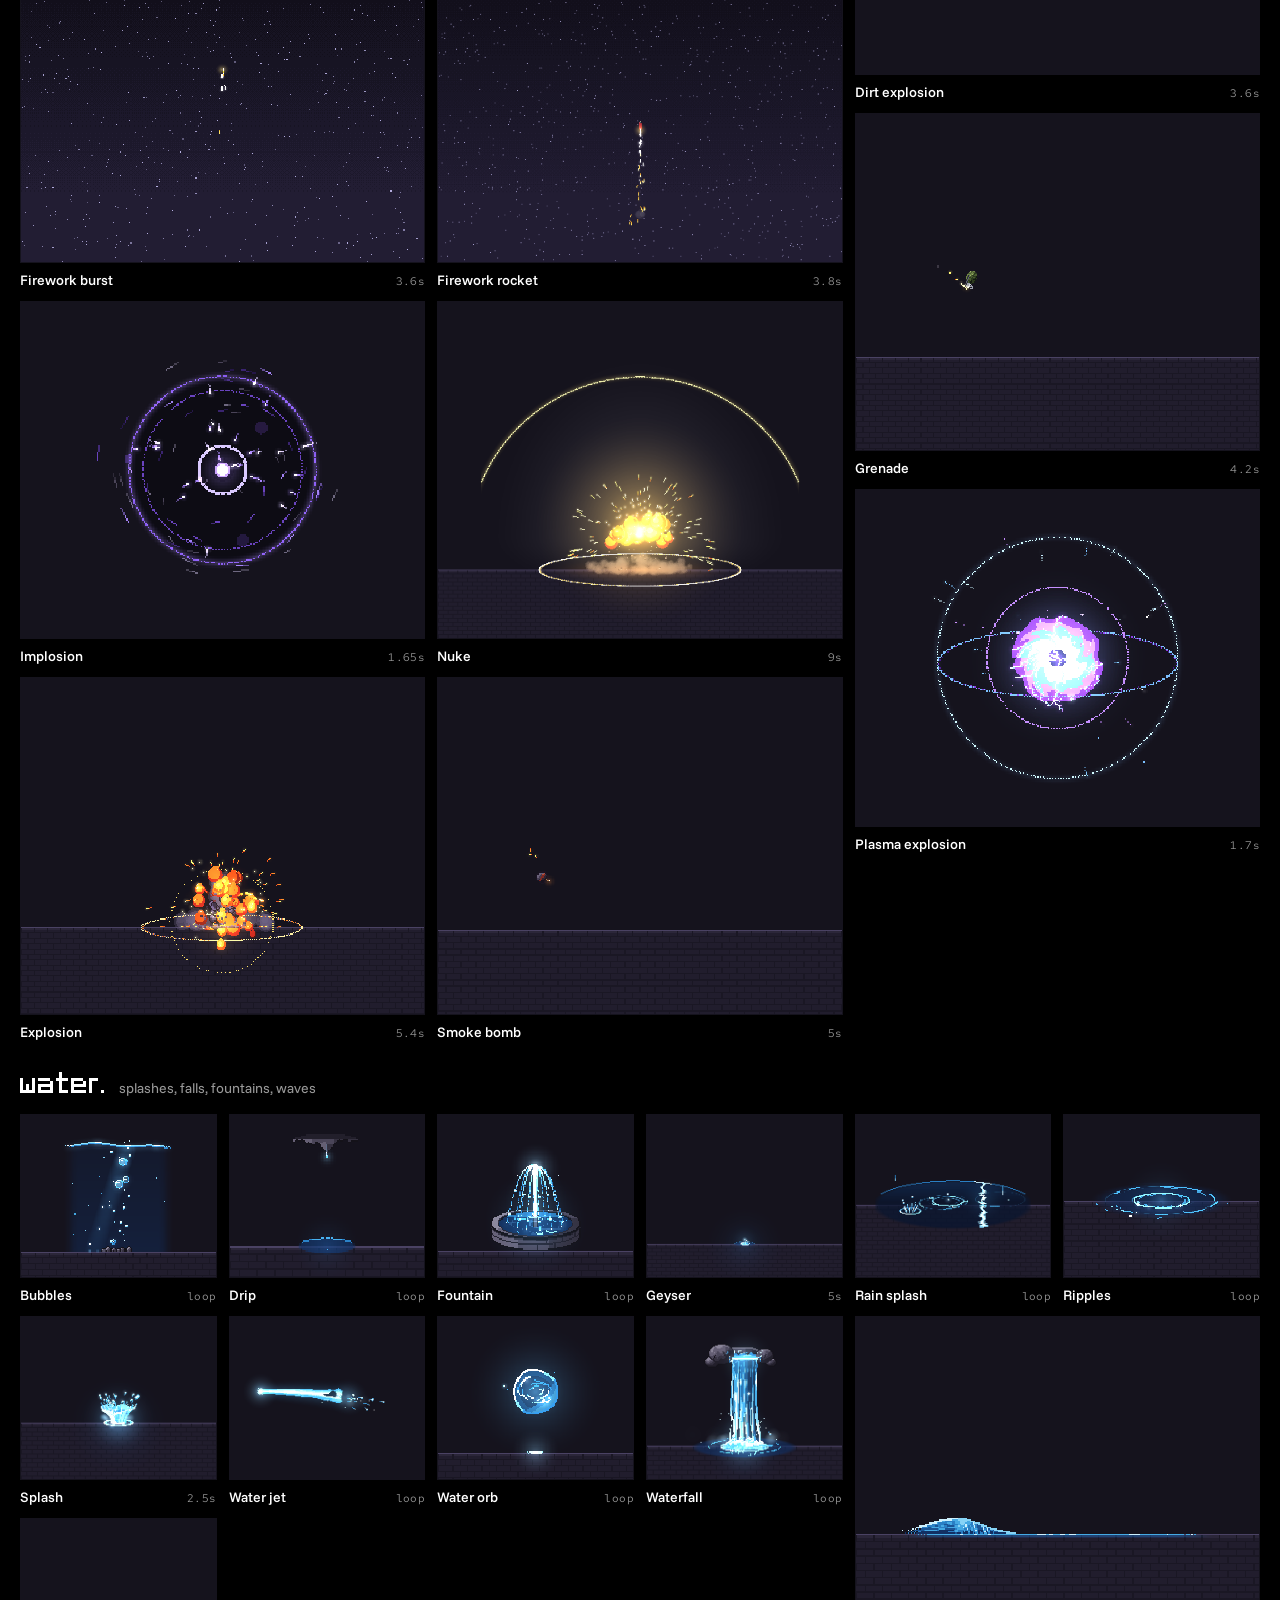
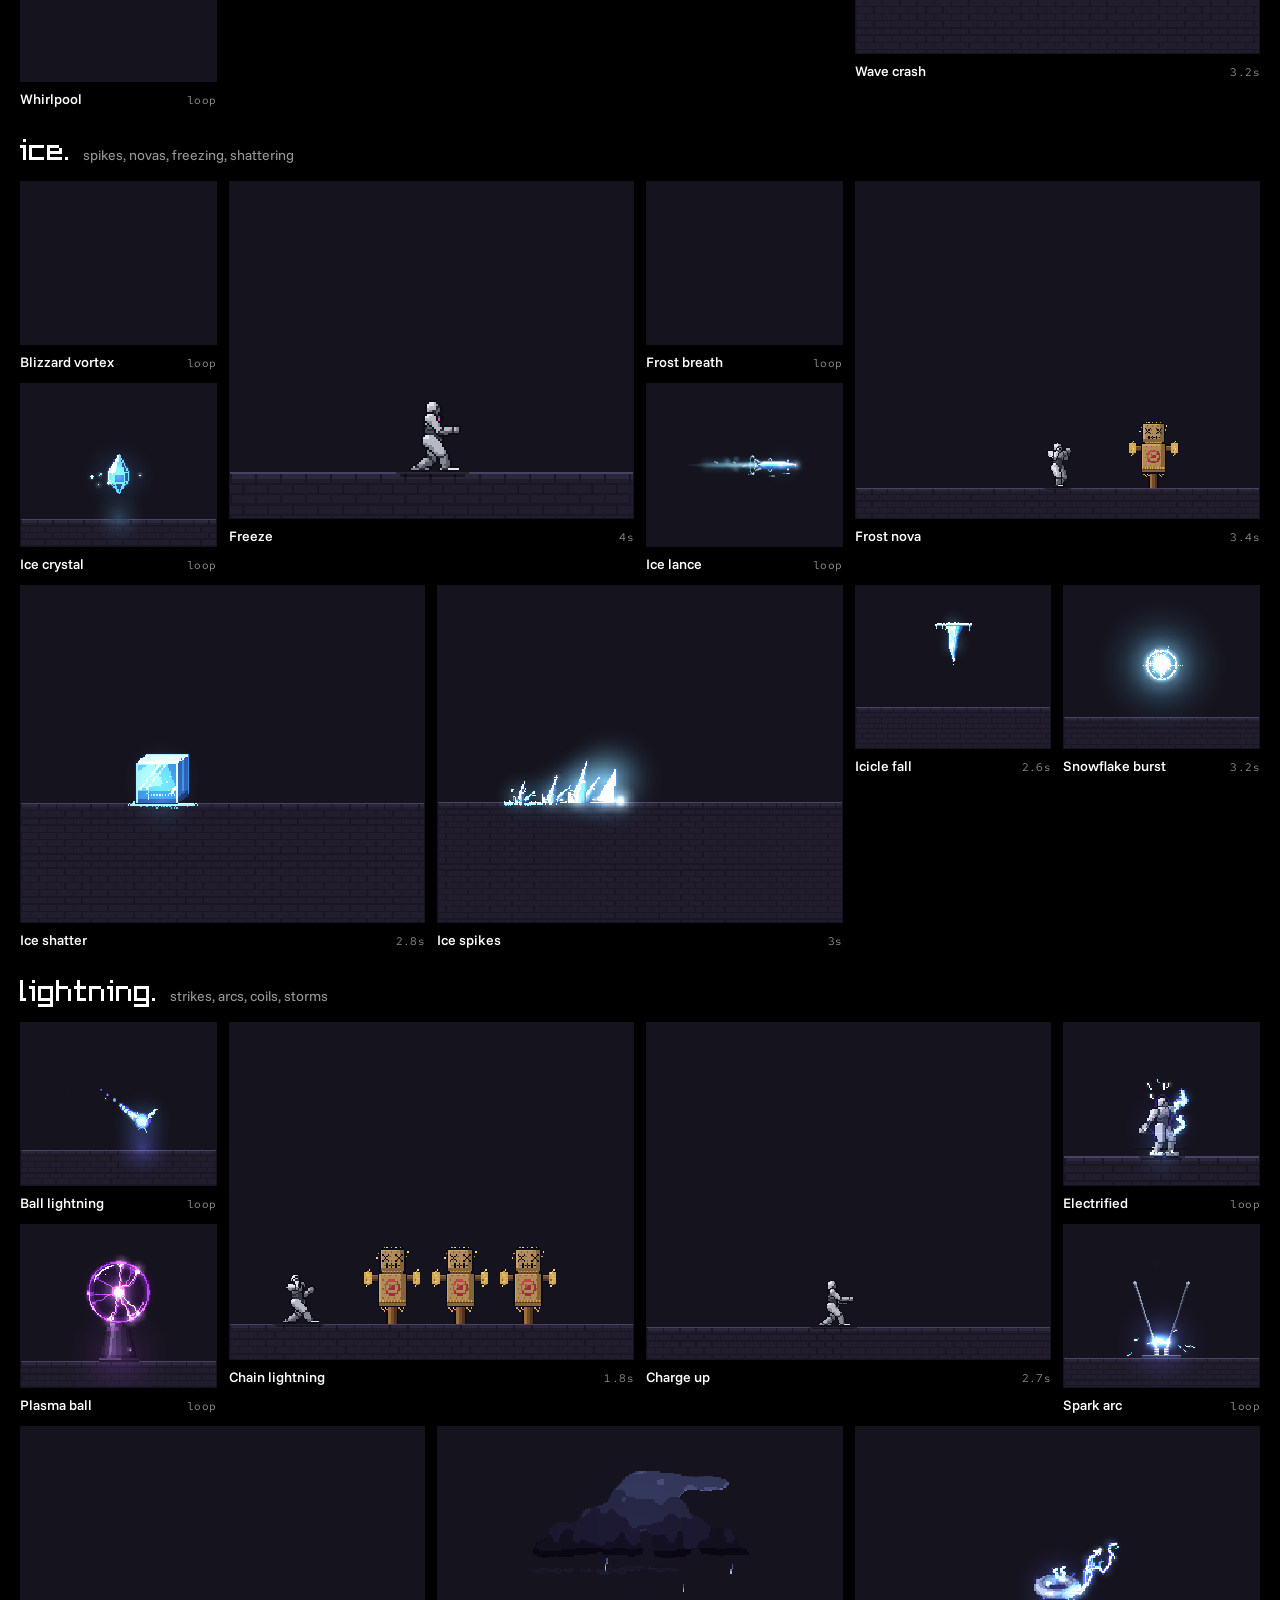
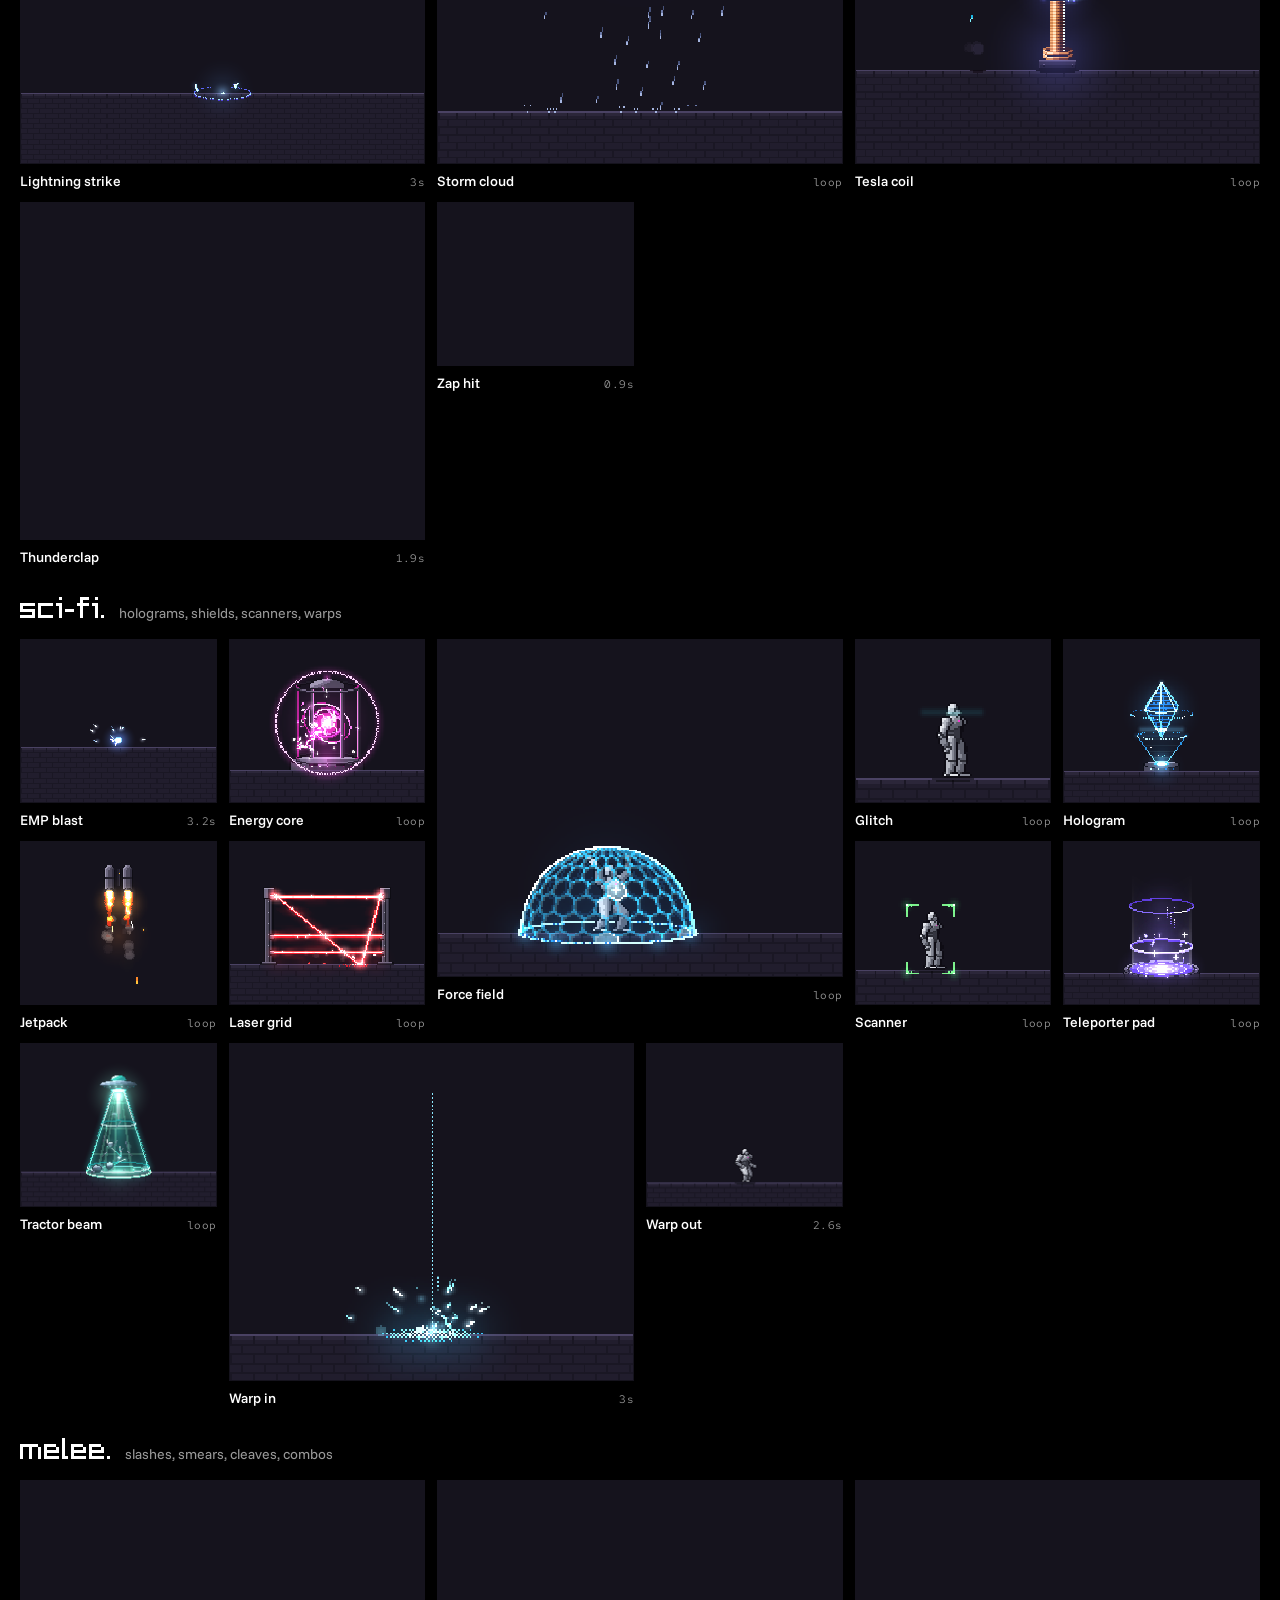
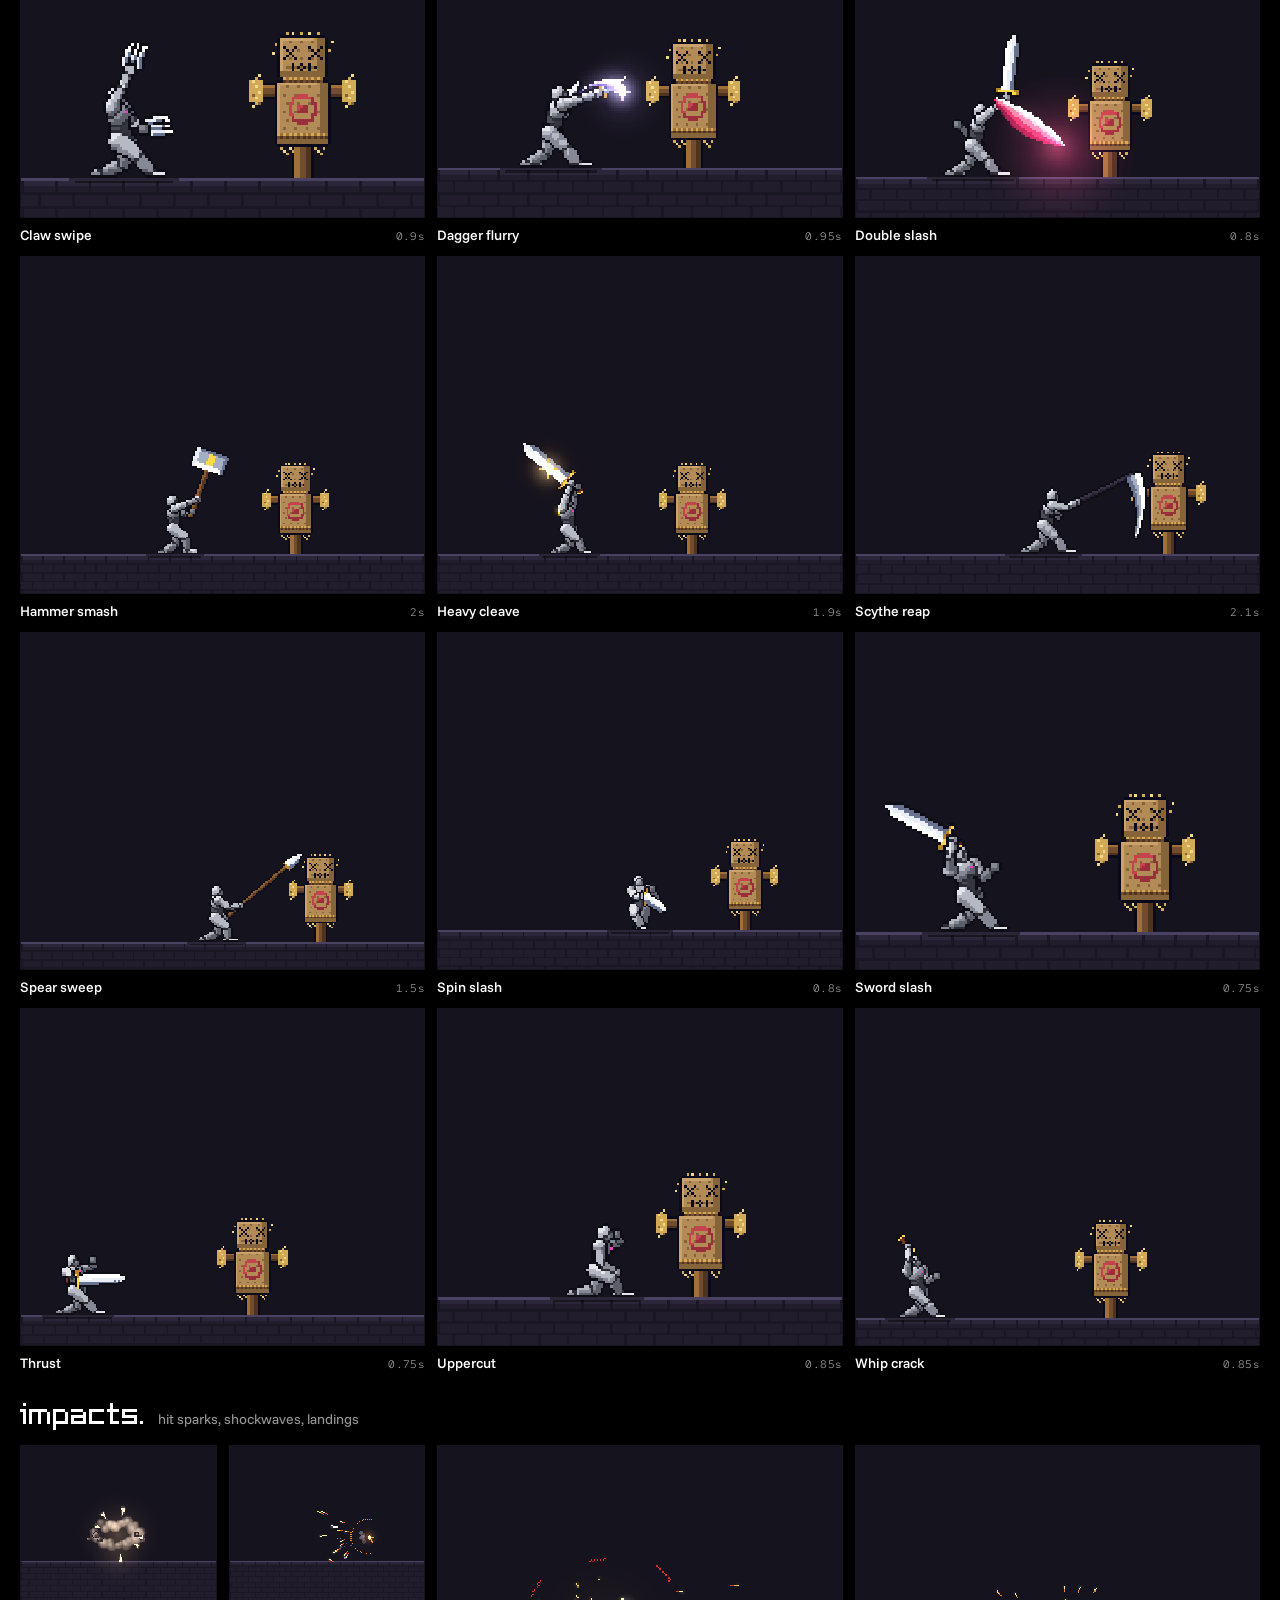
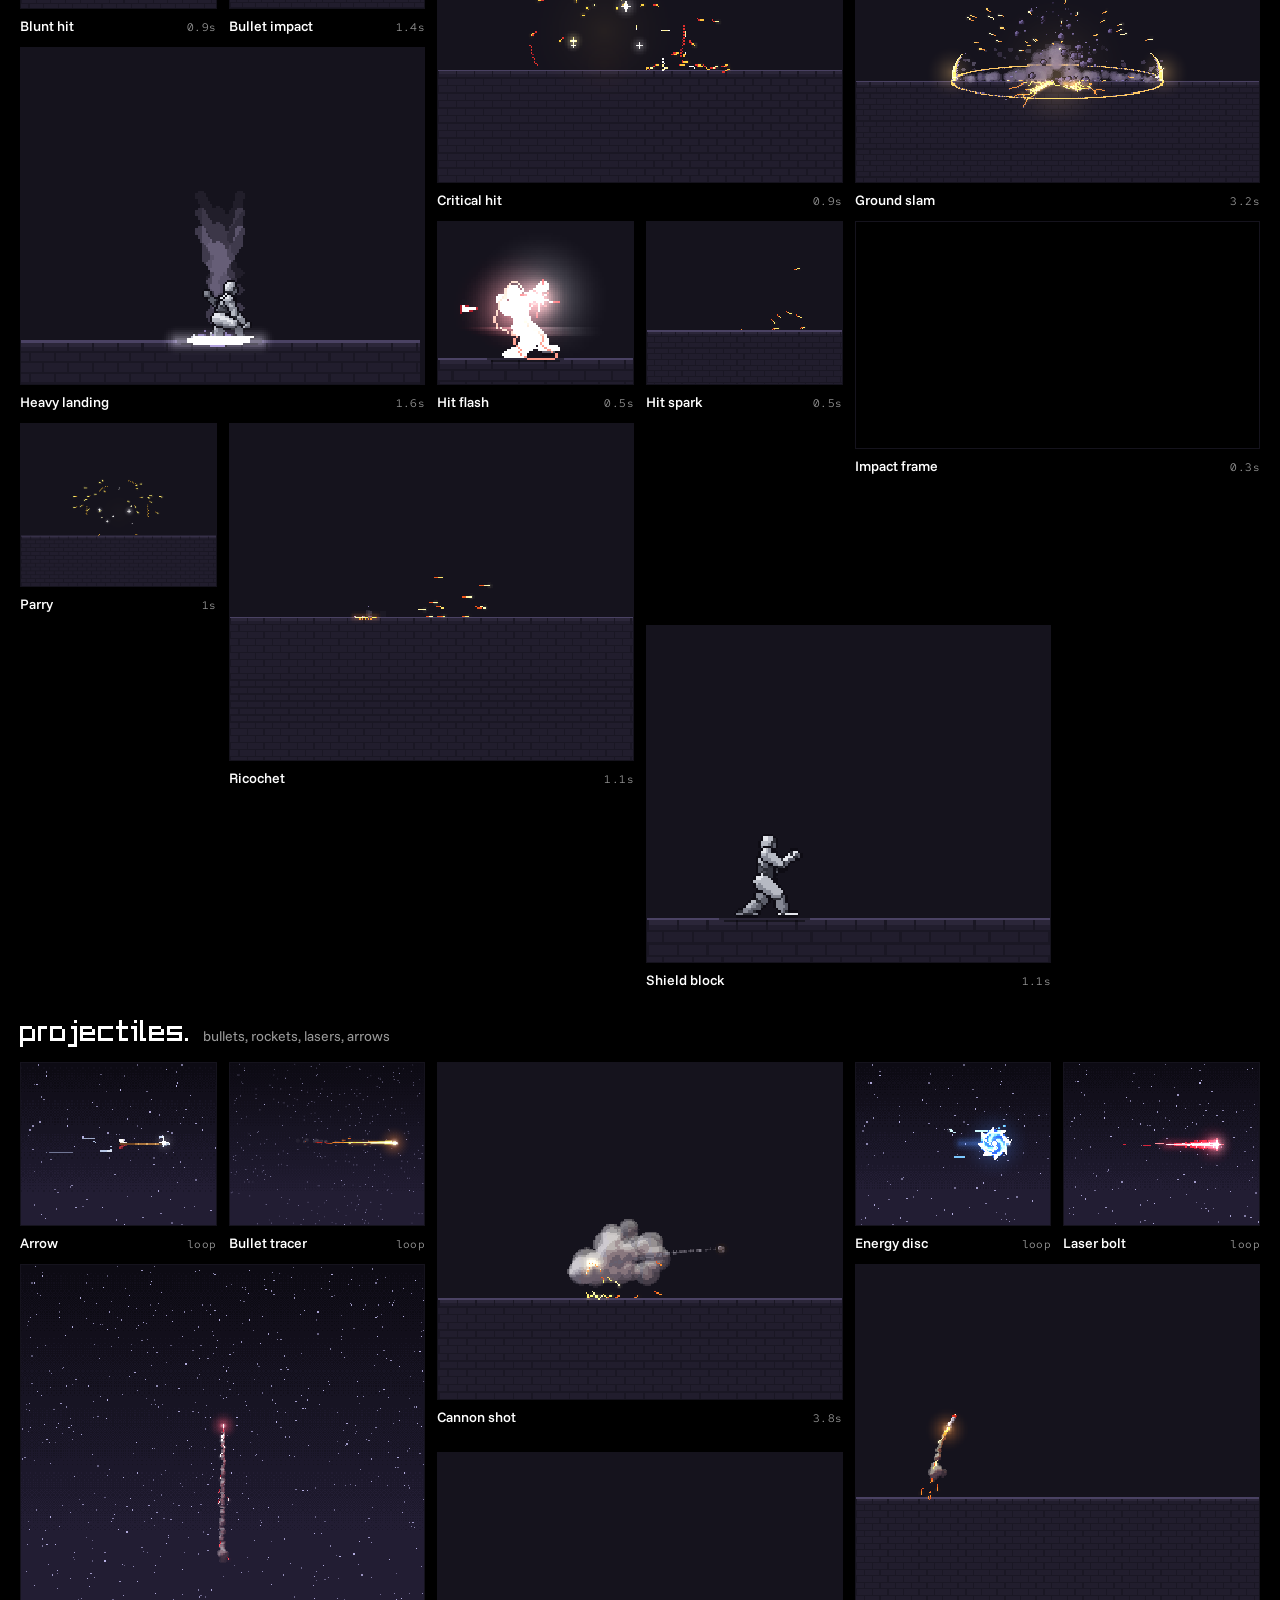
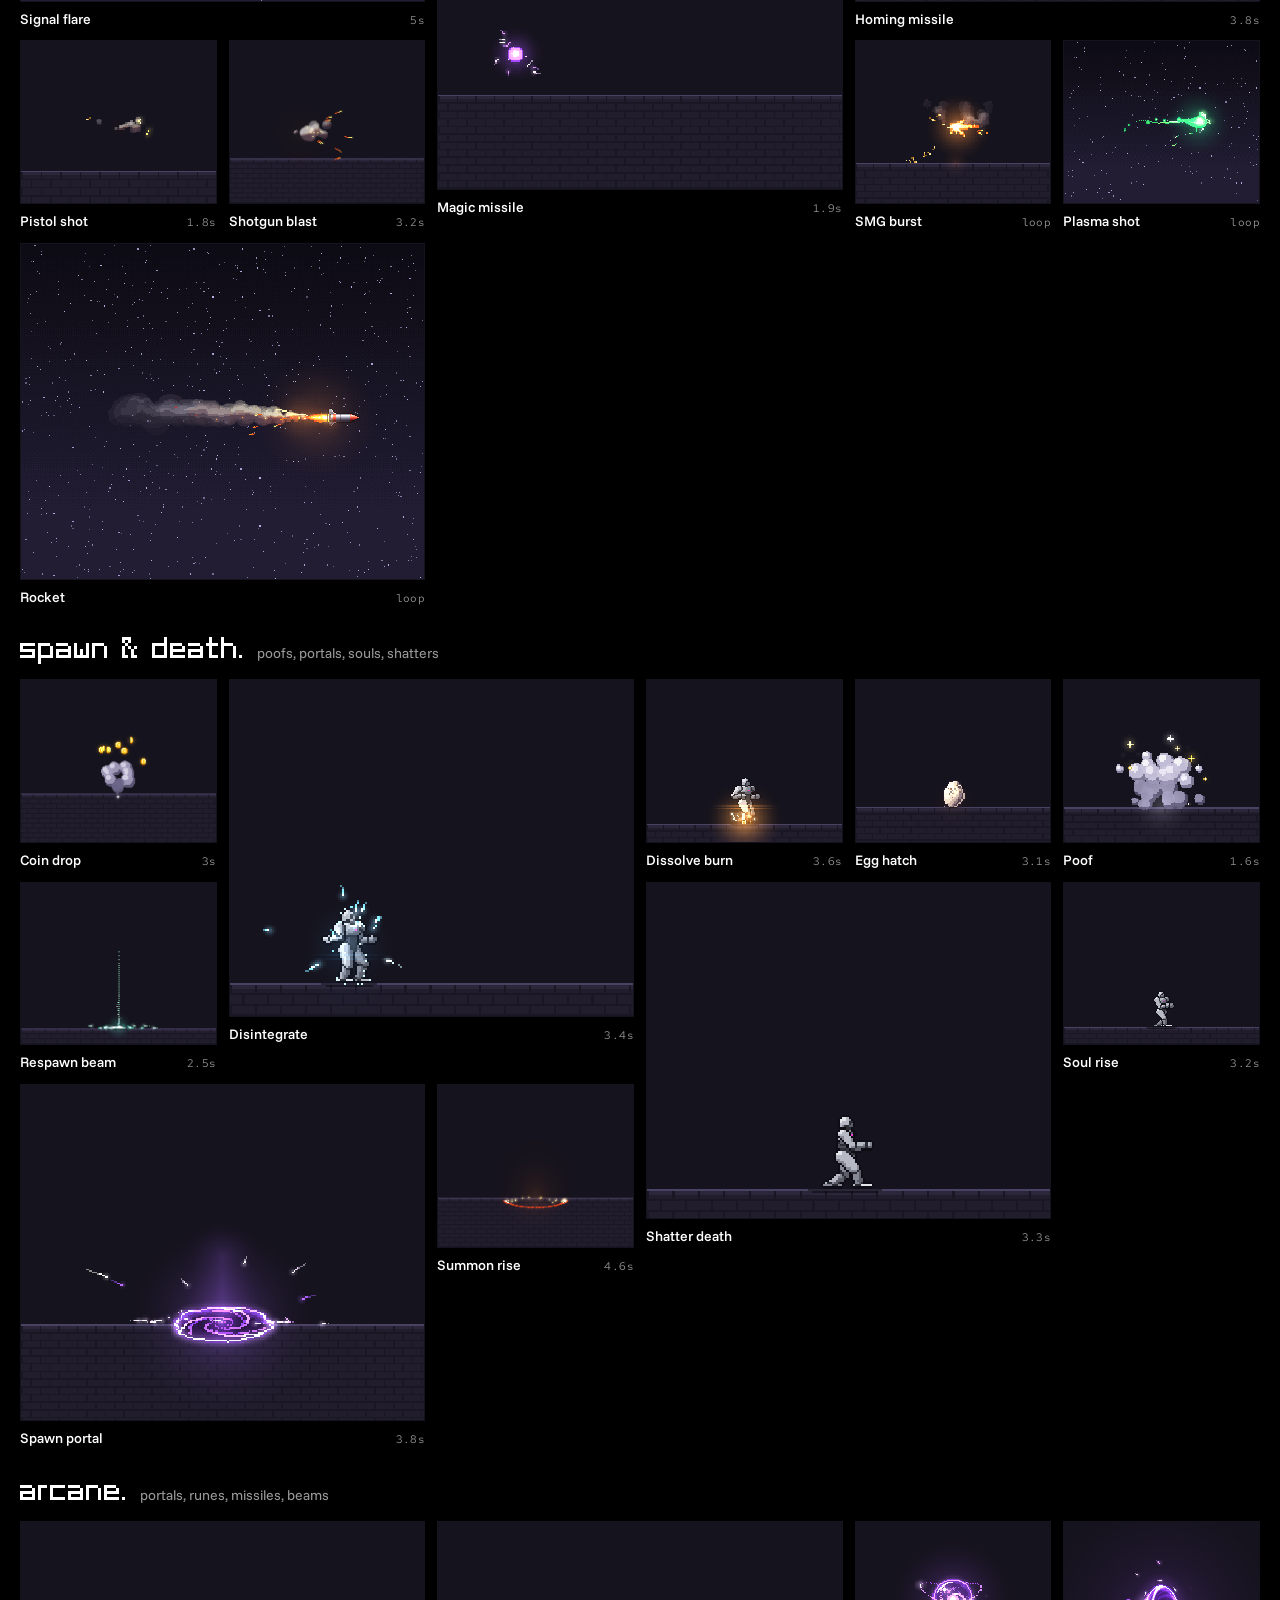
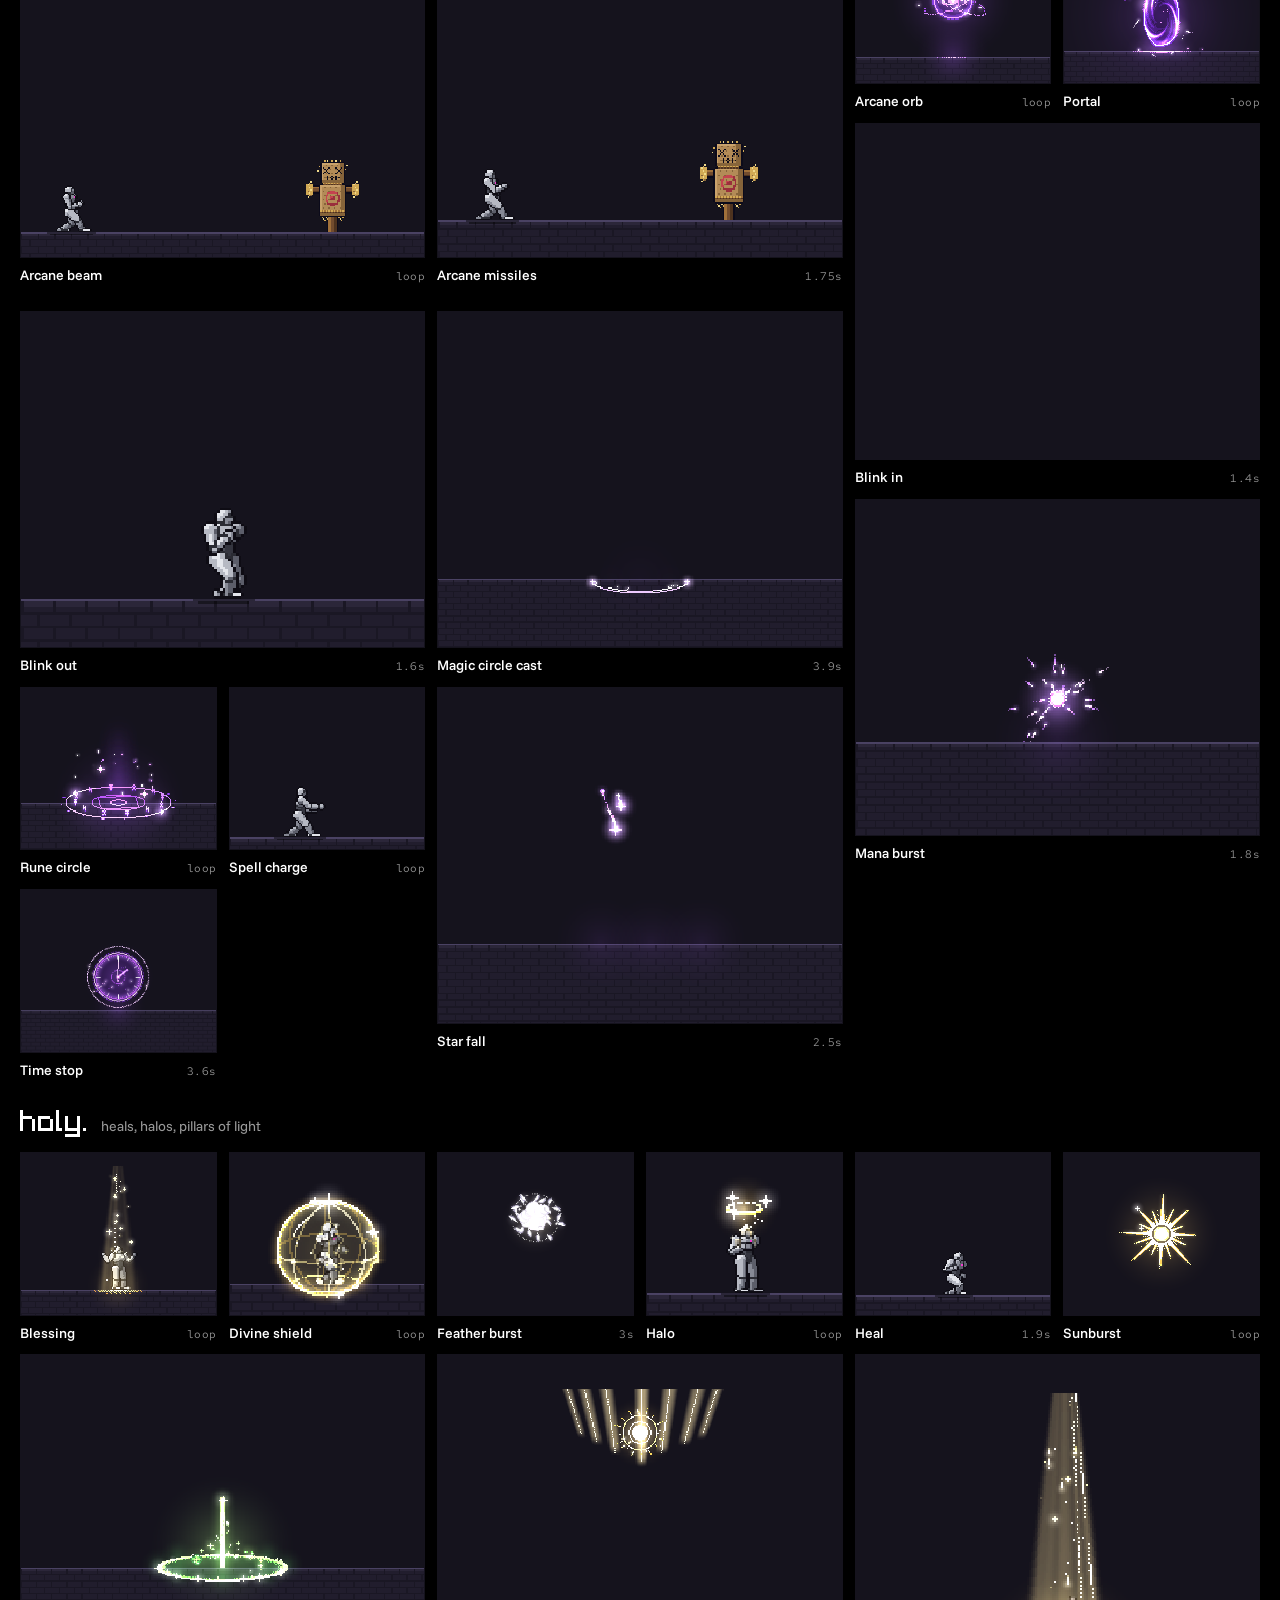
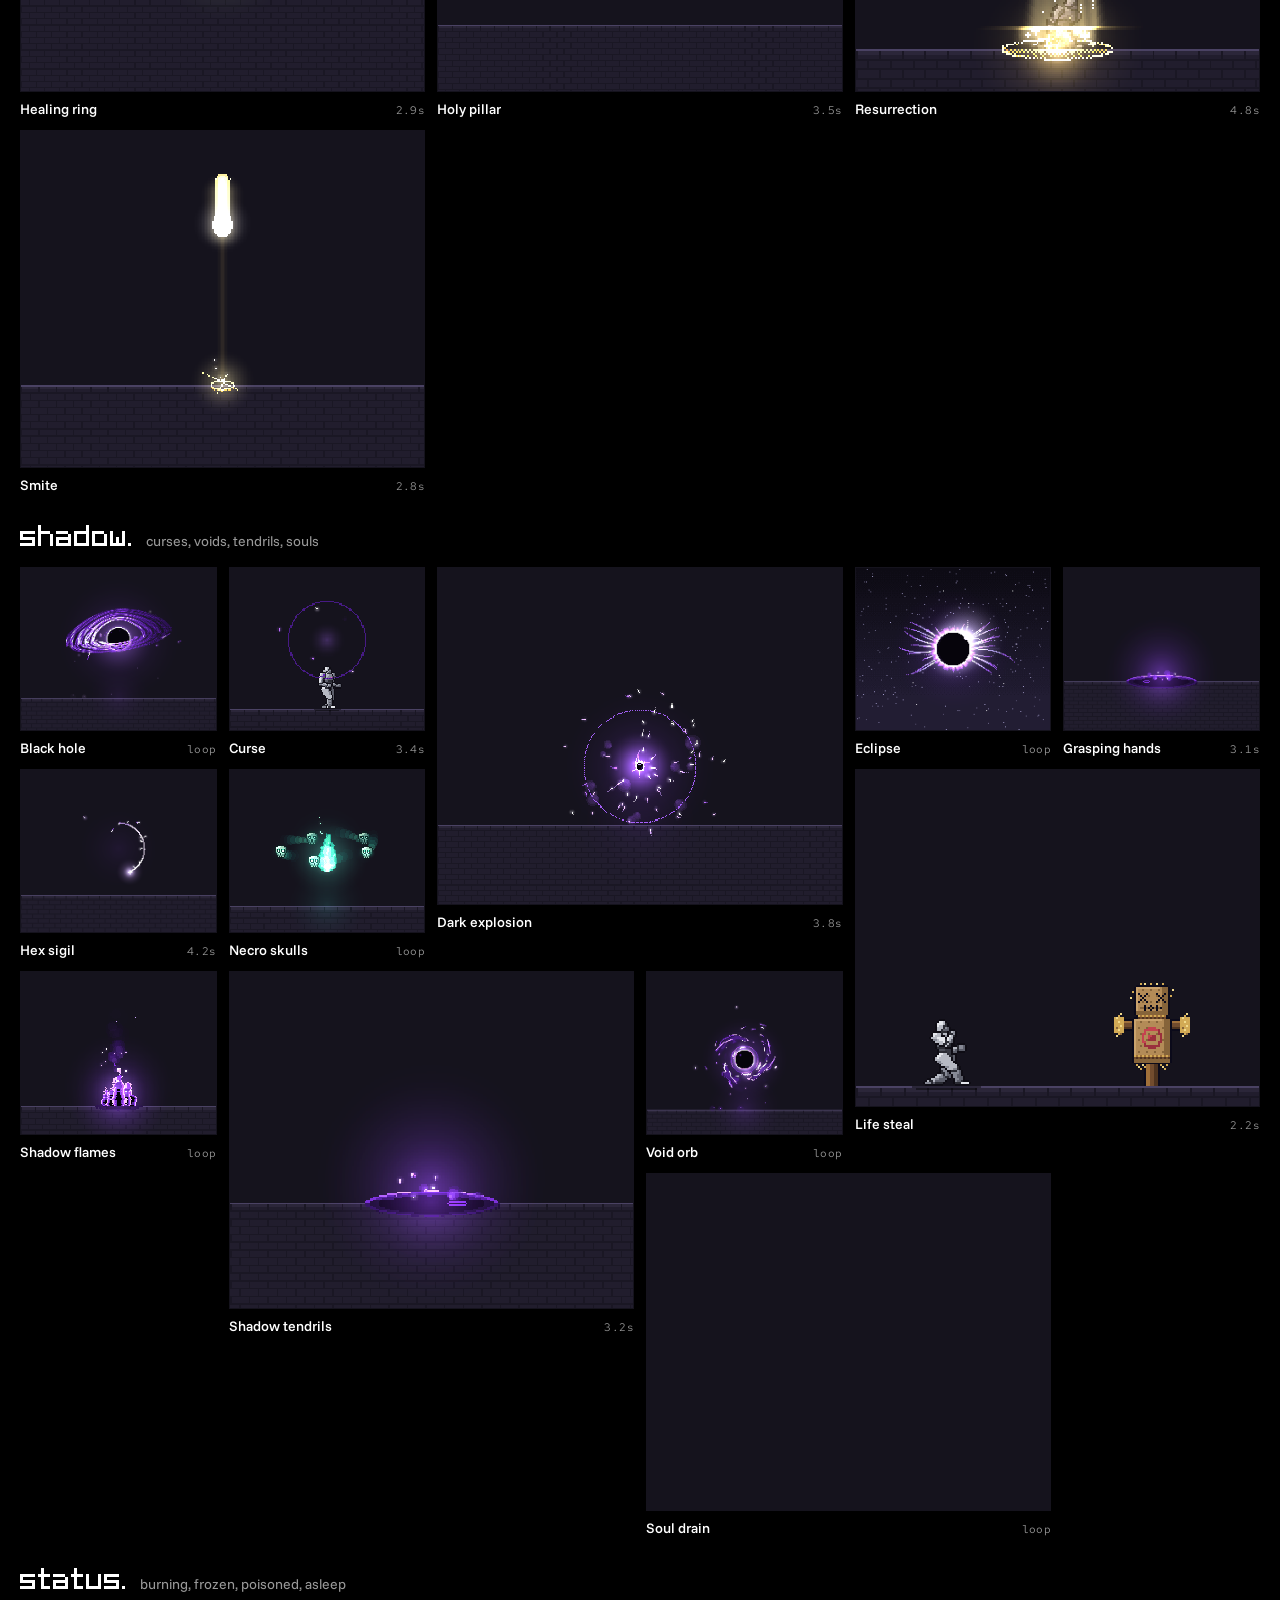
<file: 特效/pixelfx-main/gallery/index.html>
<!doctype html>
<html lang="en">
<head>
<meta charset="utf-8">
<meta name="viewport" content="width=device-width, initial-scale=1, viewport-fit=cover">
<title>pixelfx</title>
<meta name="description" content="Pixel art effects and animations, every one a small piece of code. Play them, recolor them, export sprite sheets.">
<link rel="preconnect" href="https://fonts.googleapis.com">
<link rel="preconnect" href="https://fonts.gstatic.com" crossorigin>
<link rel="stylesheet" href="https://fonts.googleapis.com/css2?family=Funnel+Sans:wght@400;500&family=Red+Hat+Mono:wght@400;500&display=swap">
<link rel="stylesheet" href="style.css">
</head>
<body>
<!--BODY-->
<header class="head">
  <div class="title">
    <svg class="mark" viewBox="0 0 7 7" shape-rendering="crispEdges" role="img" aria-label="Patch"><rect x="1" y="1" width="6" height="6" fill="#ffffff"/><rect x="0" y="0" width="3" height="3" fill="#f53cd1"/></svg>
    <div>
      <h1>pixelfx.</h1>
      <p class="sub"><span id="count">0</span> pixel art effects, every one a small piece of code.</p>
    </div>
  </div>
  <nav class="links">
    <a href="https://github.com/patch-gg/pixelfx" target="_blank" rel="noopener">github</a>
    <a href="https://github.com/patch-gg/pixelfx#the-skill" target="_blank" rel="noopener">claude code skill</a>
    <a href="https://patch.gg" target="_blank" rel="noopener">patch.gg</a>
  </nav>
</header>
<div class="bar">
  <div class="bar-in">
    <div class="chips" id="chips" role="toolbar" aria-label="Categories"></div>
    <input id="q" type="search" placeholder="search" aria-label="Search effects" autocomplete="off">
  </div>
</div>
<main id="grid"></main>
<p class="empty" id="none" hidden>Nothing matches that. Try fire, slash or loop.</p>
<dialog class="detail" id="detail" aria-labelledby="d-name">
  <div class="sheet">
    <div>
      <div class="big"><canvas id="big"></canvas><button class="close" id="d-close" type="button">close</button></div>
    </div>
    <div class="info">
      <h2 id="d-name"></h2>
      <div class="id" id="d-id"></div>
      <p id="d-desc"></p>
      <dl class="facts" id="d-facts"></dl>
      <div class="controls">
        <div class="row"><label>play</label><button class="btn" id="d-play" type="button">pause</button><button class="btn" id="d-again" type="button">again</button><span id="d-speed" class="row"></span></div>
        <div class="row"><label>backdrop</label><span id="d-bg" class="row"></span></div>
        <div class="row"><label>palette</label><select class="btn" id="d-pal" aria-label="Palette"></select><button class="btn" id="d-seed" type="button">new seed</button></div>
        <div class="row"><label>show</label><button class="btn" id="d-flip" type="button">mirror</button><button class="btn" id="d-actor" type="button">character</button><button class="btn" id="d-make" type="button">sprite sheet</button></div>
      </div>
      <div class="code-head"><span>use it</span><span><a id="d-src" target="_blank" rel="noopener">source</a> · <button class="btn" id="d-copy" type="button">copy</button></span></div>
      <pre id="d-code"></pre>
    </div>
    <div class="sheetout" id="d-sheet"></div>
  </div>
</dialog>
<!--/BODY-->
<script type="module" src="app.js"></script>
</body>
</html>
</file>
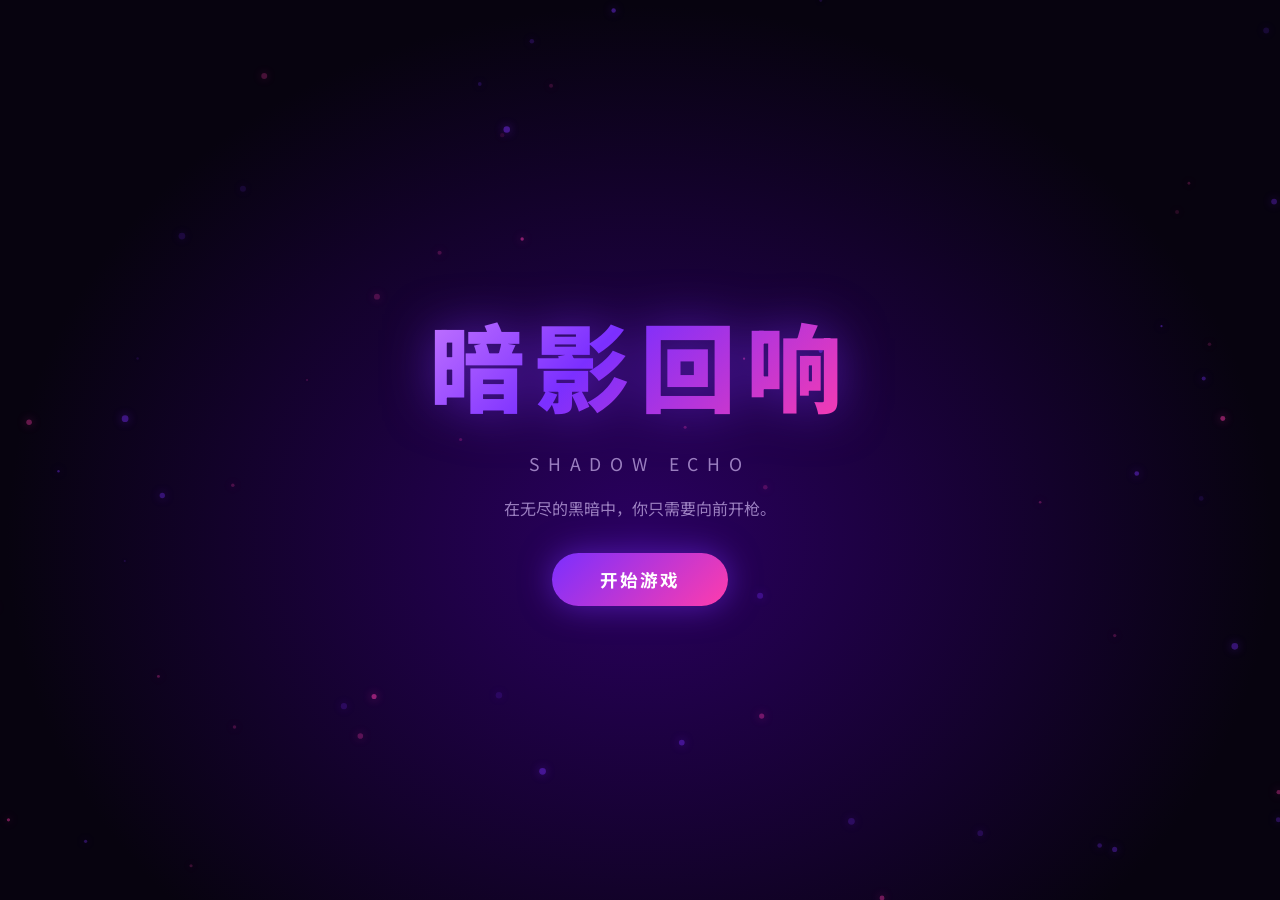
<file: 点击开始游戏.html>
<!DOCTYPE html>
<html lang="zh-CN">
<head>
  <meta charset="UTF-8">
  <meta name="viewport" content="width=device-width, initial-scale=1.0">
  <title>暗影回响 Shadow Echo — 肉鸽割草</title>
  <meta name="description" content="暗影回响 - 2D肉鸽割草游戏，选择流派，击败怪物，升级解锁强力技能">
  <link rel="preconnect" href="https://fonts.googleapis.com">
  <link href="https://fonts.googleapis.com/css2?family=Noto+Sans+SC:wght@300;400;700;900&display=swap" rel="stylesheet">
  <link rel="stylesheet" href="style.css">
</head>
<body>
  <!-- ── SCREENS ── -->
  <div id="screen-start" class="screen active">
    <div class="start-bg"></div>
    <div class="start-content">
      <h1 class="game-title">暗影回响</h1>
      <p class="game-subtitle">SHADOW ECHO</p>
      <p class="game-desc">在无尽的黑暗中，你只需要向前开枪。</p>
      <button id="btn-start" class="btn-primary" onclick="Game.showGenreSelect()">开始游戏</button>
    </div>
    <canvas id="bg-canvas"></canvas>
  </div>

  <!-- Genre Select -->
  <div id="screen-genre" class="screen">
    <div class="genre-bg"></div>
    <h2 class="genre-title">选择你的流派</h2>
    <p class="genre-hint">你的选择将影响整场战斗的风格</p>
    <div class="genre-cards">
      <div class="genre-card" id="card-genre-0" onclick="Game.selectGenre(0)">
        <div class="genre-card-glow g0"></div>
        <div class="genre-icon">👤</div>
        <h3>回到过去</h3>
        <p class="genre-name-en">Shadow Echo</p>
        <ul>
          <li>奴役暗影分身</li>
        </ul>
        <div class="genre-badge">召唤流</div>
      </div>
      <div class="genre-card" id="card-genre-1" onclick="Game.selectGenre(1)">
        <div class="genre-card-glow g1"></div>
        <div class="genre-icon">🌀</div>
        <h3>黑洞</h3>
        <p class="genre-name-en">Shadow Vortex</p>
        <ul>
          <li>掌控暗影漩涡</li>
        </ul>
        <div class="genre-badge">控场流</div>
      </div>
      <div class="genre-card" id="card-genre-2" onclick="Game.selectGenre(2)">
        <div class="genre-card-glow g3"></div>
        <div class="genre-icon">🩸</div>
        <h3>不灭</h3>
        <p class="genre-name-en">Shadow Undying</p>
        <ul>
          <li>吞噬死亡余烬，将恢复化为护壳</li>
        </ul>
        <div class="genre-badge">汲取流</div>
      </div>
      <div class="genre-card" id="card-genre-3" onclick="Game.selectGenre(3)">
        <div class="genre-card-glow g2"></div>
        <div class="genre-icon">⏳</div>
        <h3>因果残响</h3>
        <p class="genre-name-en">Causal Echo</p>
        <ul>
          <li>让一次攻击在未来再次发生</li>
        </ul>
        <div class="genre-badge">连锁流</div>
      </div>
      <div class="genre-card" id="card-genre-4" onclick="Game.selectGenre(4)">
        <div class="genre-card-glow g4"></div>
        <div class="genre-icon">🔮</div>
        <h3>不息的暗影</h3>
        <p class="genre-name-en">Shadow Ricochet</p>
        <ul>
          <li>召回一颗弹球蓄能发射，让雷霆在反弹之间不断扩散</li>
        </ul>
        <div class="genre-badge">弹射流</div>
      </div>
    </div>
  </div>
    </div>
  </div>

  <!-- Level Up Card Select -->
  <div id="screen-levelup" class="screen">
    <div class="levelup-bg"></div>
    <h2 class="levelup-title">✦ 等级提升 ✦</h2>
    <p class="levelup-sub">选择一张强化卡</p>
    <div id="levelup-cards" class="levelup-cards"></div>
  </div>

  <!-- Game Over -->
  <div id="screen-gameover" class="screen">
    <div class="gameover-bg"></div>
    <div class="gameover-content">
      <h2 class="gameover-title">你已沉入暗影</h2>
      <div id="gameover-stats" class="gameover-stats"></div>
      <div class="btn-row">
        <button class="btn-primary" onclick="Game.restart()">重新开始</button>
      </div>
    </div>
  </div>

  <!-- Game Win -->
  <div id="screen-win" class="screen">
    <div class="gameover-bg"></div>
    <div class="gameover-content win">
      <h2 class="win-title">暗影已被斩断</h2>
      <div id="win-stats" class="gameover-stats"></div>
      <div class="btn-row">
        <button class="btn-primary" onclick="Game.restart()">再来一局</button>
        <button class="btn-primary btn-endless" onclick="Game.startEndless()">无尽模式</button>
      </div>
    </div>
  </div>

  <!-- HUD -->
  <div id="hud" class="hud hidden">
    <!-- BOSS 倒计时（屏幕最上方，90s 倒数，到 0 后自动隐藏，由 canvas 共享血条接管） -->
    <div id="hud-boss-timer" class="hud-boss-timer">BOSS还有 90 秒出现</div>
    <!-- BOSS 警告（屏幕顶部，共享血条下方，仅 BOSS 触发时显示） -->
    <div id="hud-boss-warning" class="hud-boss-warning hidden">⚠ BOSS 伤害极高注意躲避！</div>
    <!-- 暗影轨道场一次性教学提示（弹射流首次进入时显示，不遮挡战斗） -->
        <div id="hud-orbit-hint" class="hud-orbit-hint hidden">弹球会在暗影轨道场内反弹。撞击敌人、边界和磁极残核时会改变轨迹。</div>

    <div class="hud-left">
      <div class="hud-level">Lv.<span id="hud-level-num">1</span></div>
      <div class="exp-bar-wrap">
        <div id="exp-bar" class="exp-bar"></div>
        <span id="exp-text" class="exp-text">0 / 100</span>
      </div>
    </div>
    <div class="hud-right">
      <div class="hud-info">
        <span class="hud-genre-name" id="hud-genre-name">Shadow Echo</span>
        <span class="hud-genre-lv">Lv.<span id="hud-genre-lv">1</span></span>
      </div>
      <div class="hud-time" id="hud-time">00:00</div>
    </div>
  </div>

  <!-- Main Canvas -->
  <canvas id="game-canvas"></canvas>

  <script src="js/utils.js"></script>
  <script src="js/config.js"></script>
  <script src="js/renderer.js"></script>
  <script src="js/particles.js"></script>
  <script src="js/bullet.js"></script>
  <script src="js/shadow.js"></script>
  <script src="js/vortex.js"></script>
  <script src="js/shadowlink.js"></script>
  <script src="js/echo.js"></script>
  <script src="js/whiterupture.js"></script>
  <script src="js/skythunder.js"></script>
  <script src="js/undying.js"></script>
  <script src="js/ricochet.js"></script>
  <script src="js/orbitfield.js"></script>
  <script src="js/enemy.js"></script>
  <script src="js/player.js"></script>
  <script src="js/genre.js"></script>
  <script src="js/buff.js"></script>
  <script src="js/cards.js"></script>
  <script src="js/map.js"></script>
  <script src="js/game.js"></script>
</body>
</html>
</file>
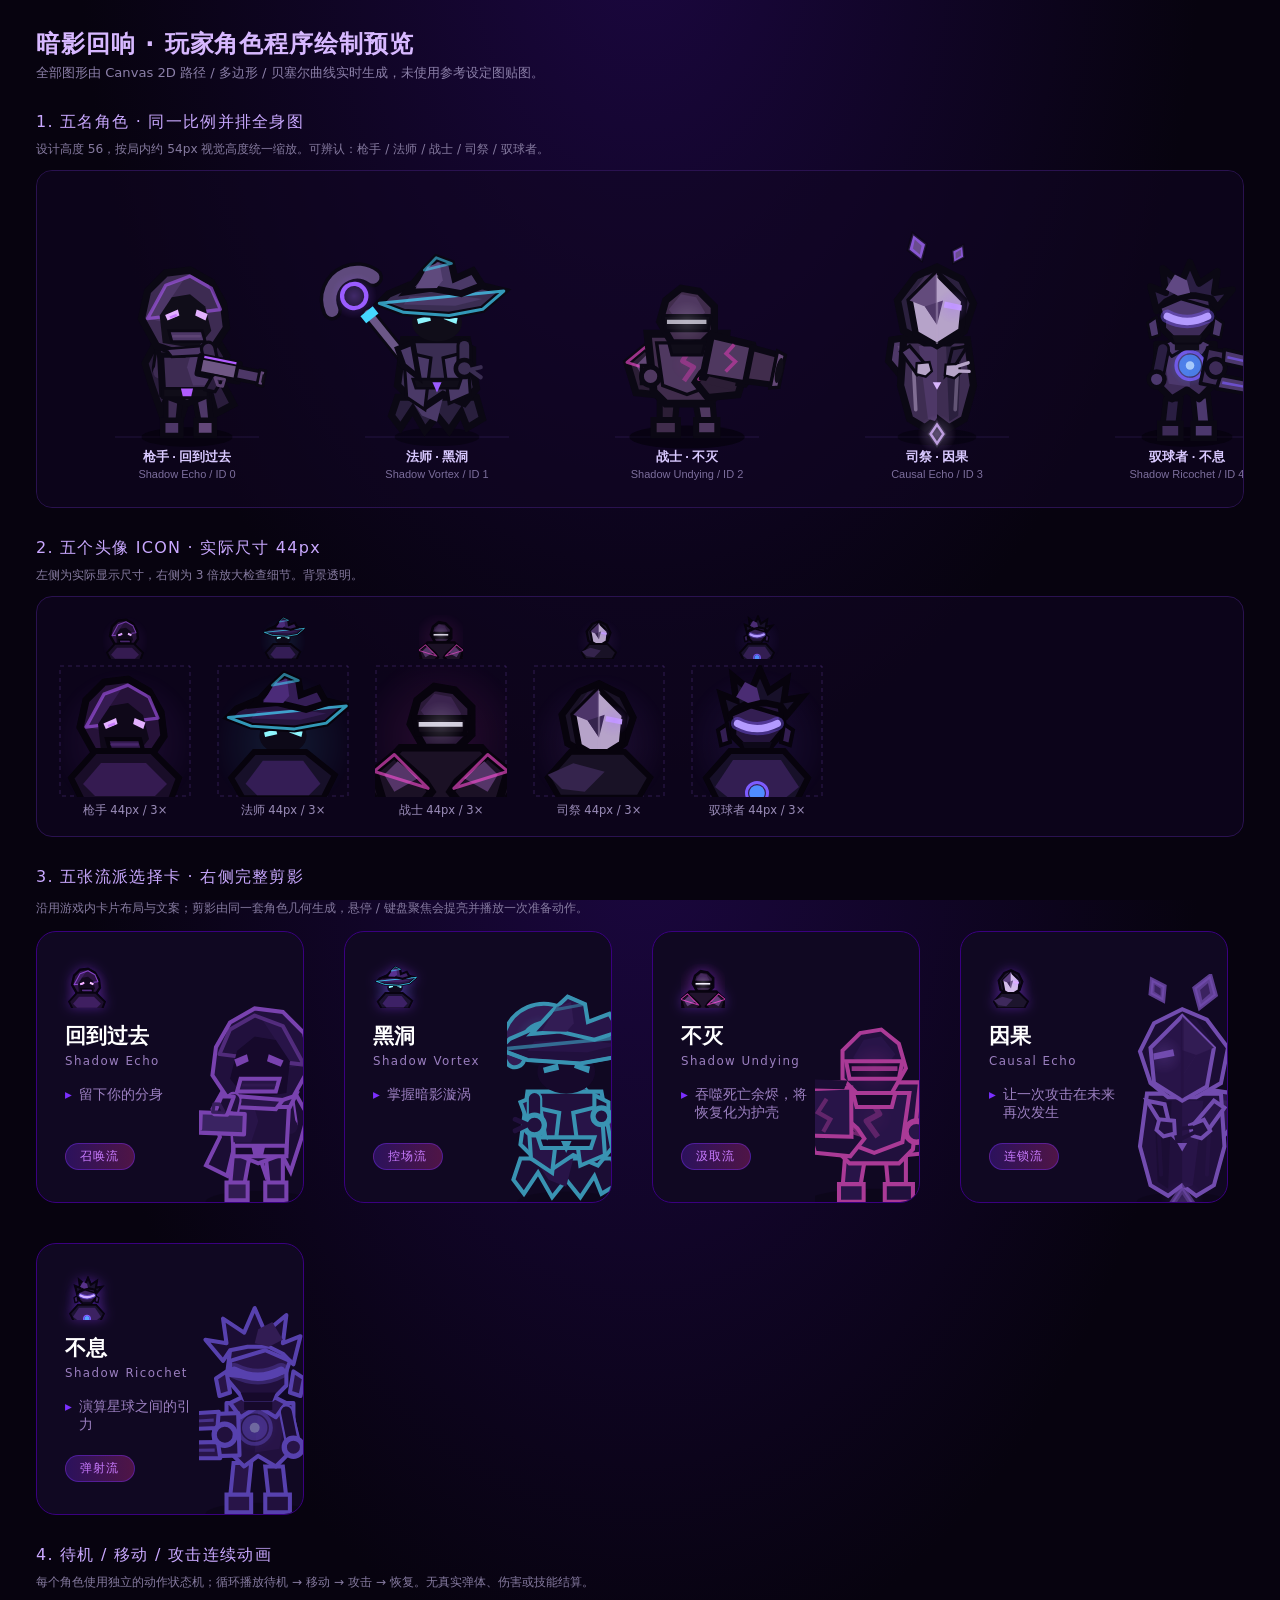
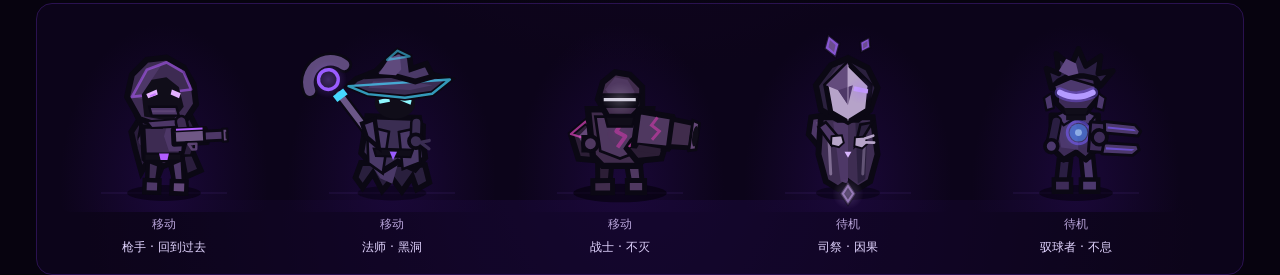
<file: preview/characters-preview.html>
<!DOCTYPE html>
<html lang="zh-CN">
<head>
<meta charset="UTF-8">
<link rel="icon" href="data:,">
<meta name="viewport" content="width=device-width, initial-scale=1.0">
<title>暗影回响 · 角色程序绘制预览</title>
<link rel="stylesheet" href="../style.css">
<style>
  html, body { min-height: 100%; }
  body {
    background: radial-gradient(ellipse at 50% -10%, #1b0740 0%, #07030f 62%);
    color: #e9e0ff; padding: 28px 36px 60px; overflow: auto;
    font-family: "Noto Sans SC", system-ui, sans-serif;
  }
  h1 { font-size: 1.5rem; margin: 0 0 4px; color: #d7b8ff; letter-spacing: .04em; }
  .sub { color: #8b7fa8; font-size: .82rem; margin-bottom: 26px; }
  .section-title { font-size: 1rem; color: #c9a8ff; margin: 30px 0 12px; letter-spacing: .08em; }
  .hint { color: #857a9f; font-size: .76rem; margin: -4px 0 12px; }
  .sheet-wrap, .icons-wrap, .demo-wrap {
    border: 1px solid #2a1250; border-radius: 16px; background: rgba(17,7,36,.55);
    padding: 18px 22px; overflow: auto;
  }
  canvas.sheet { display: block; }
  .icons-row { display: flex; gap: 26px; align-items: flex-end; flex-wrap: wrap; }
  .icon-cell { display: flex; flex-direction: column; align-items: center; gap: 6px; }
  .icon-cell canvas { display: block; width: 44px; height: 44px; image-rendering: auto; }
  .icon-cell .zoom { width: 132px; height: 132px; }
  .icon-cell span { font-size: .72rem; color: #9a8cb8; }
  .demo-wrap { display: flex; gap: 18px; flex-wrap: wrap; }
  .demo-cell { width: 210px; }
  .demo-cell canvas { display: block; width: 210px; height: 190px; background: radial-gradient(ellipse at 50% 85%, #1a0838, transparent 70%); border-radius: 12px; }
  .demo-cell .state { text-align: center; font-size: .75rem; color: #b9a5da; margin-top: 4px; }
  .demo-cell .name { text-align: center; font-size: .78rem; color: #e2d5ff; margin-top: 6px; }
  .cards-note { color: #857a9f; font-size: .76rem; margin: 4px 0 14px; }
  .genre-cards { justify-content: flex-start; }
  .genre-card { width: 268px; }
  .palette-row { display: flex; gap: 10px; flex-wrap: wrap; margin-top: 10px; }
  .palette-chip { font-size: .72rem; color: #bda9df; border: 1px solid #3a2160; border-radius: 99px; padding: 3px 10px; }
</style>
</head>
<body>
  <h1>暗影回响 · 玩家角色程序绘制预览</h1>
  <div class="sub">全部图形由 Canvas 2D 路径 / 多边形 / 贝塞尔曲线实时生成，未使用参考设定图贴图。</div>

  <div class="section-title">1. 五名角色 · 同一比例并排全身图</div>
  <div class="hint">设计高度 56，按局内约 54px 视觉高度统一缩放。可辨认：枪手 / 法师 / 战士 / 司祭 / 驭球者。</div>
  <div class="sheet-wrap"><canvas id="sheet" class="sheet"></canvas></div>

  <div class="section-title">2. 五个头像 ICON · 实际尺寸 44px</div>
  <div class="hint">左侧为实际显示尺寸，右侧为 3 倍放大检查细节。背景透明。</div>
  <div class="icons-wrap"><div class="icons-row" id="icon-row"></div></div>

  <div class="section-title">3. 五张流派选择卡 · 右侧完整剪影</div>
  <div class="cards-note">沿用游戏内卡片布局与文案；剪影由同一套角色几何生成，悬停 / 键盘聚焦会提亮并播放一次准备动作。</div>
  <div class="genre-cards">
    <div class="genre-card" id="card-genre-0" tabindex="0">
      <div class="genre-card-glow g0"></div>
      <canvas class="genre-silhouette" data-char-sil="0" aria-hidden="true"></canvas>
      <canvas class="genre-icon" data-char-icon="0" width="44" height="44" aria-hidden="true"></canvas>
      <h3>回到过去</h3>
      <p class="genre-name-en">Shadow Echo</p>
      <ul><li>留下你的分身</li></ul>
      <div class="genre-badge">召唤流</div>
    </div>
    <div class="genre-card" id="card-genre-1" tabindex="0">
      <div class="genre-card-glow g1"></div>
      <canvas class="genre-silhouette" data-char-sil="1" aria-hidden="true"></canvas>
      <canvas class="genre-icon" data-char-icon="1" width="44" height="44" aria-hidden="true"></canvas>
      <h3>黑洞</h3>
      <p class="genre-name-en">Shadow Vortex</p>
      <ul><li>掌握暗影漩涡</li></ul>
      <div class="genre-badge">控场流</div>
    </div>
    <div class="genre-card" id="card-genre-2" tabindex="0">
      <div class="genre-card-glow g3"></div>
      <canvas class="genre-silhouette" data-char-sil="2" aria-hidden="true"></canvas>
      <canvas class="genre-icon" data-char-icon="2" width="44" height="44" aria-hidden="true"></canvas>
      <h3>不灭</h3>
      <p class="genre-name-en">Shadow Undying</p>
      <ul><li>吞噬死亡余烬，将恢复化为护壳</li></ul>
      <div class="genre-badge">汲取流</div>
    </div>
    <div class="genre-card" id="card-genre-3" tabindex="0">
      <div class="genre-card-glow g2"></div>
      <canvas class="genre-silhouette" data-char-sil="3" aria-hidden="true"></canvas>
      <canvas class="genre-icon" data-char-icon="3" width="44" height="44" aria-hidden="true"></canvas>
      <h3>因果</h3>
      <p class="genre-name-en">Causal Echo</p>
      <ul><li>让一次攻击在未来再次发生</li></ul>
      <div class="genre-badge">连锁流</div>
    </div>
    <div class="genre-card" id="card-genre-4" tabindex="0">
      <div class="genre-card-glow g4"></div>
      <canvas class="genre-silhouette" data-char-sil="4" aria-hidden="true"></canvas>
      <canvas class="genre-icon" data-char-icon="4" width="44" height="44" aria-hidden="true"></canvas>
      <h3>不息</h3>
      <p class="genre-name-en">Shadow Ricochet</p>
      <ul><li>演算星球之间的引力</li></ul>
      <div class="genre-badge">弹射流</div>
    </div>
  </div>

  <div class="section-title">4. 待机 / 移动 / 攻击连续动画</div>
  <div class="hint">每个角色使用独立的动作状态机；循环播放待机 → 移动 → 攻击 → 恢复。无真实弹体、伤害或技能结算。</div>
  <div class="demo-wrap" id="demo-row"></div>

<script src="../js/utils.js"></script>
<script src="../js/config.js"></script>
<script src="../js/characters.js"></script>
<script>
(function(){
  const NAMES = ['枪手 · 回到过去', '法师 · 黑洞', '战士 · 不灭', '司祭 · 因果', '驭球者 · 不息'];
  const SUBS  = ['Shadow Echo / ID 0', 'Shadow Vortex / ID 1', 'Shadow Undying / ID 2', 'Causal Echo / ID 3', 'Shadow Ricochet / ID 4'];

  // ── 1. 并排全身图 ────────────────────────────────────────────────
  const sheet = document.getElementById('sheet');
  const dpr = Math.min(2, window.devicePixelRatio || 1);
  const SW = 1280, SH = 300;
  sheet.style.width = SW + 'px';
  sheet.style.height = SH + 'px';
  sheet.width = SW * dpr;
  sheet.height = SH * dpr;
  const sctx = sheet.getContext('2d');
  sctx.setTransform(dpr, 0, 0, dpr, 0, 0);

  const sheetAnims = [];
  for (let g = 0; g < 5; g++) {
    const a = new CharacterAnim(g, 0.2);
    a.time = 0.7 + g * 0.13;
    sheetAnims.push(a);
  }

  function drawSheet(){
    sctx.clearRect(0, 0, SW, SH);
    // 地面参考线
    sctx.save();
    sctx.strokeStyle = 'rgba(140,90,220,.18)';
    sctx.lineWidth = 1;
    for (let i = 0; i < 5; i++) {
      const x = 128 + i * 250;
      sctx.beginPath(); sctx.moveTo(x - 72, 248); sctx.lineTo(x + 72, 248); sctx.stroke();
    }
    sctx.restore();
    for (let g = 0; g < 5; g++) {
      const x = 128 + g * 250;
      Characters.draw(sctx, g, sheetAnims[g], x, 248, { height: 170 });
      sctx.save();
      sctx.textAlign = 'center';
      sctx.fillStyle = '#d9c9ff';
      sctx.font = '600 13px "Noto Sans SC", sans-serif';
      sctx.fillText(NAMES[g], x, 272);
      sctx.fillStyle = '#7c6e9c';
      sctx.font = '11px "Noto Sans SC", sans-serif';
      sctx.fillText(SUBS[g], x, 289);
      sctx.restore();
    }
  }

  // ── 2. 图标 ──────────────────────────────────────────────────────
  const iconRow = document.getElementById('icon-row');
  const iconCells = [];
  for (let g = 0; g < 5; g++) {
    const cell = document.createElement('div');
    cell.className = 'icon-cell';
    const small = document.createElement('canvas');
    small.width = 44 * dpr; small.height = 44 * dpr;
    small.style.width = '44px'; small.style.height = '44px';
    const zoom = document.createElement('canvas');
    zoom.className = 'zoom';
    zoom.width = 132 * dpr; zoom.height = 132 * dpr;
    zoom.style.width = '132px'; zoom.style.height = '132px';
    const label = document.createElement('span');
    label.textContent = NAMES[g].split(' · ')[0] + ' 44px / 3×';
    cell.appendChild(small); cell.appendChild(zoom); cell.appendChild(label);
    iconRow.appendChild(cell);
    iconCells.push({ small, zoom, anim: new CharacterAnim(g, -Math.PI / 2) });
  }
  function drawIcons(){
    for (const c of iconCells) {
      const g = iconCells.indexOf(c);
      for (const cv of [c.small, c.zoom]) {
        const ctx = cv.getContext('2d');
        ctx.setTransform(dpr, 0, 0, dpr, 0, 0);
        const w = cv.width / dpr, h = cv.height / dpr;
        ctx.clearRect(0, 0, w, h);
        const size = Math.min(w, h) * 0.98;
        // 放大版加一圈展示底板，方便检查轮廓与透明边缘
        if (cv === c.zoom) {
          ctx.save();
          ctx.strokeStyle = 'rgba(140,90,220,.28)';
          ctx.setLineDash([4, 4]);
          ctx.strokeRect(1, 1, w - 2, h - 2);
          ctx.restore();
        }
        Characters.drawHead(ctx, g, w / 2, h * 0.55, size, { anim: c.anim });
      }
    }
  }

  // ── 3. 卡片（复用游戏 CharacterUI）───────────────────────────────
  if (typeof CharacterUI !== 'undefined') {
    CharacterUI.init();
    CharacterUI.show();
  }

  // ── 4. 连续动画 ──────────────────────────────────────────────────
  const demoRow = document.getElementById('demo-row');
  const demoItems = [];
  for (let g = 0; g < 5; g++) {
    const cell = document.createElement('div');
    cell.className = 'demo-cell';
    const cv = document.createElement('canvas');
    cv.width = 210 * dpr; cv.height = 190 * dpr;
    const st = document.createElement('div');
    st.className = 'state';
    const nm = document.createElement('div');
    nm.className = 'name';
    nm.textContent = NAMES[g];
    cell.appendChild(cv); cell.appendChild(st); cell.appendChild(nm);
    demoRow.appendChild(cell);
    demoItems.push({
      genre: g, cv, ctx: cv.getContext('2d'), stateEl: st,
      anim: new CharacterAnim(g, 0.08),
      state: 'idle', timer: 1.2 + g * 0.25,
      phaseT: 0,
    });
  }
  const LABELS = { idle: '待机', move: '移动', attack: '攻击', recover: '恢复' };

  function startAttack(it) {
    const g = it.genre;
    if (g === 1) it.anim.triggerSkill('vortex', 0.5, 0.04);
    else if (g === 2) it.anim.triggerSkill('pulse', 0.55, 0.04);
    else if (g === 4) it.anim.triggerFire('chargedThunder', 0.04);
    else it.anim.triggerFire('basic', 0.04);
  }

  function updateDemo(it, dt){
    it.timer -= dt;
    it.phaseT += dt;
    if (it.state === 'idle' && it.timer <= 0) {
      it.state = 'move'; it.timer = 1.35; it.phaseT = 0;
    } else if (it.state === 'move' && it.timer <= 0) {
      it.state = 'attack'; it.timer = 0.95; it.phaseT = 0;
      startAttack(it);
    } else if (it.state === 'attack' && it.timer <= 0) {
      it.state = 'recover'; it.timer = 0.9; it.phaseT = 0;
    } else if (it.state === 'recover' && it.timer <= 0) {
      it.state = 'idle'; it.timer = 1.5; it.phaseT = 0;
    }
    const moving = it.state === 'move';
    let aim = 0.08;
    if (moving) aim = 0.08 + Math.sin(it.phaseT * 7) * 0.16;
    it.anim.update(dt, { moving, aimAngle: aim, speedFactor: 9 });
    it.stateEl.textContent = LABELS[it.state];
  }

  function drawDemo(it){
    const ctx = it.ctx;
    const w = it.cv.width / dpr, h = it.cv.height / dpr;
    ctx.setTransform(dpr, 0, 0, dpr, 0, 0);
    ctx.clearRect(0, 0, w, h);
    ctx.save();
    ctx.strokeStyle = 'rgba(140,90,220,.16)';
    ctx.beginPath(); ctx.moveTo(w * .2, h * .9); ctx.lineTo(w * .8, h * .9); ctx.stroke();
    ctx.restore();
    Characters.draw(ctx, it.genre, it.anim, w / 2, h * 0.9, { height: 138 });
  }

  // ── 主循环 ──────────────────────────────────────────────────────
  drawSheet();
  drawIcons();
  let last = performance.now();
  function loop(t) {
    const dt = Math.min(0.05, (t - last) / 1000 || 0);
    last = t;
    // 静态页面的轻微待机呼吸
    for (let g = 0; g < 5; g++) {
      sheetAnims[g].update(dt, { moving: false, aimAngle: 0.2 });
      iconCells[g].anim.update(dt, { moving: false, aimAngle: -Math.PI / 2 });
    }
    drawSheet();
    drawIcons();
    for (const it of demoItems) updateDemo(it, dt);
    for (const it of demoItems) drawDemo(it);
    requestAnimationFrame(loop);
  }
  requestAnimationFrame(loop);
})();
</script>
</body>
</html>
</file>
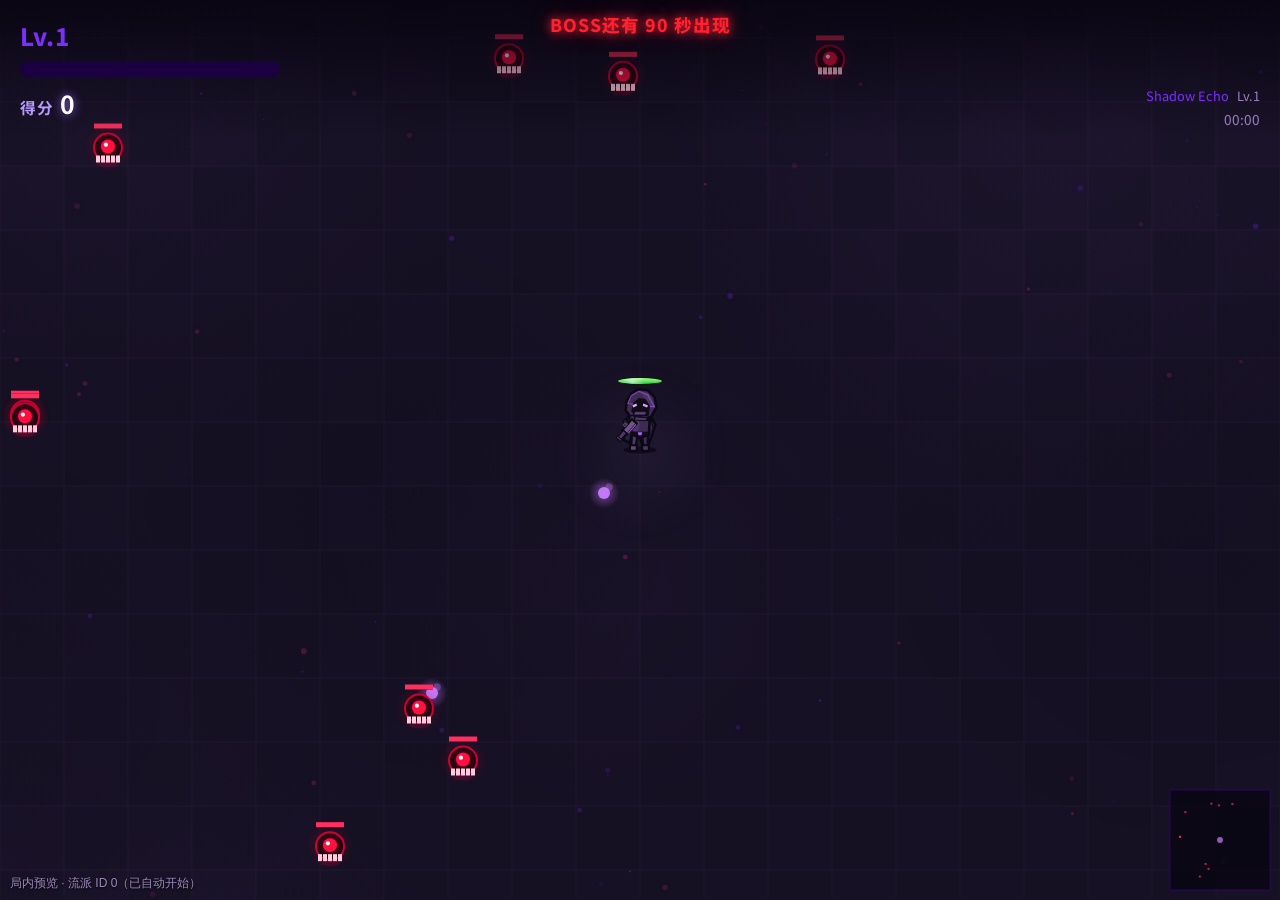
<file: preview/ingame.html>
<!DOCTYPE html>
<html lang="zh-CN">
<head>
<meta charset="UTF-8">
<link rel="icon" href="data:,">
<meta name="viewport" content="width=device-width, initial-scale=1.0">
<title>暗影回响 · 局内预览</title>
<style>
  html, body { margin: 0; width: 100%; height: 100%; overflow: hidden; background: #07030f; }
  iframe { display: block; width: 100vw; height: 100vh; border: 0; }
  #hint {
    position: fixed; left: 10px; bottom: 8px; z-index: 10;
    color: #9d8bbd; font: 12px "Noto Sans SC", sans-serif;
    pointer-events: none; text-shadow: 0 1px 2px #000;
  }
</style>
</head>
<body>
  <iframe id="game" src="../index.html"></iframe>
  <div id="hint"></div>
<script>
(function(){
  const params = new URLSearchParams(location.search);
  const genre = Math.max(0, Math.min(4, parseInt(params.get('genre') || '0', 10) || 0));
  const frame = document.getElementById('game');
  const hint = document.getElementById('hint');
  hint.textContent = '局内预览 · 流派 ID ' + genre + '（自动开始，等 4 秒后截图）';
  frame.addEventListener('load', function () {
    setTimeout(function(){
      try {
        const w = frame.contentWindow;
        // 游戏脚本中的 Game 是全局词法绑定，通过同源 eval 触发自动开始
        w.eval('Game.selectGenre(' + genre + ')');
        hint.textContent = '局内预览 · 流派 ID ' + genre + '（已自动开始）';
      } catch (e) {
        hint.textContent = '自动开始失败：' + e.message;
      }
    }, 500);
  });
})();
</script>
</body>
</html>
</file>
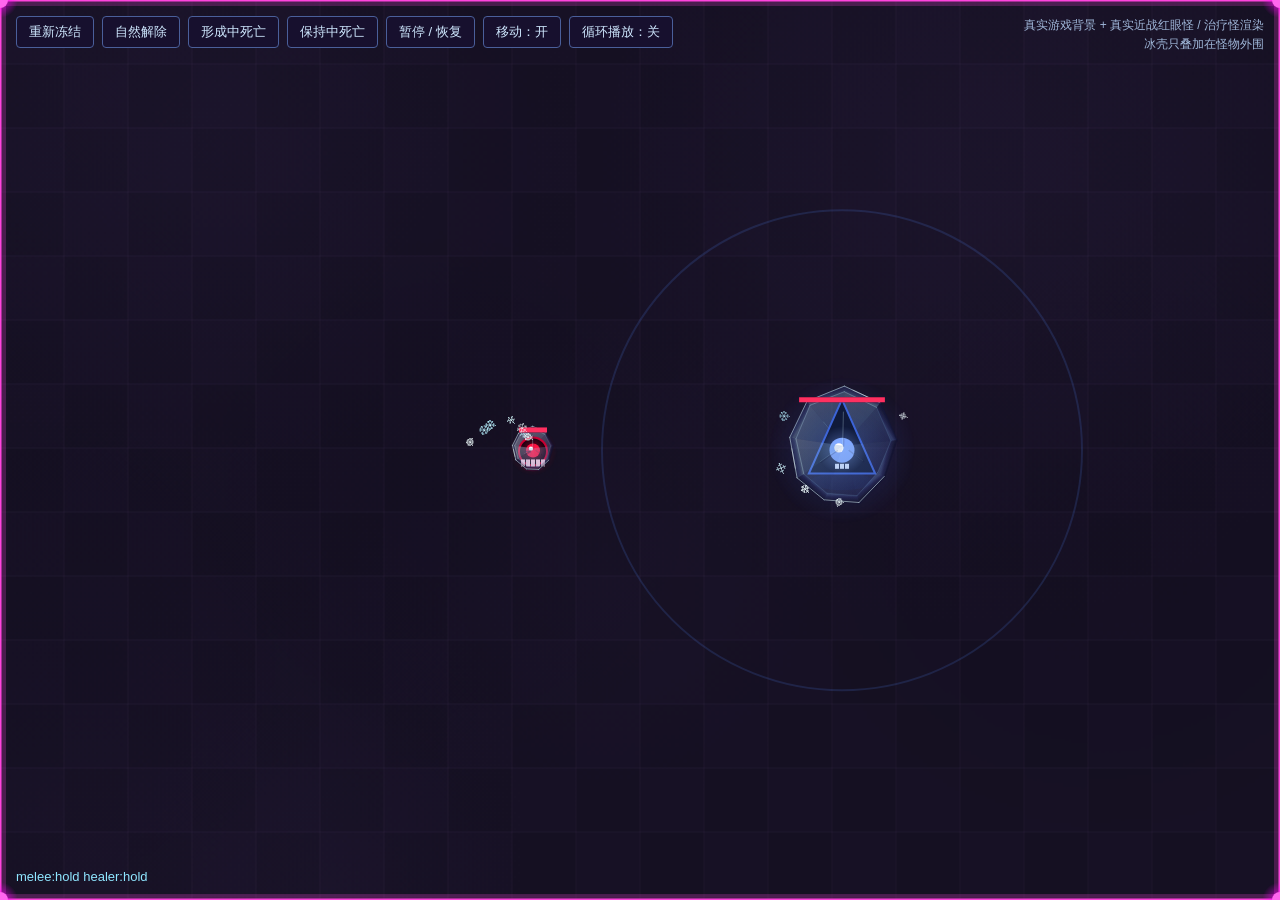
<file: 特效/shadow-ice-shell-preview.html>
<!DOCTYPE html>
<html lang="zh-CN">
<head>
  <meta charset="UTF-8">
  <title>暗影冰封 · 俯视角逐面结晶冰壳预览</title>
  <style>
    html, body { margin: 0; height: 100%; background: #07030f; overflow: hidden; font-family: "Noto Sans SC", sans-serif; }
    canvas { display: block; width: 100vw; height: 100vh; }
    .ui { position: fixed; left: 16px; top: 16px; z-index: 2; display: flex; flex-wrap: wrap; gap: 8px; max-width: 760px; }
    button { background: #17102e; color: #cfe8ff; border: 1px solid #4a5f9a; border-radius: 4px; padding: 6px 12px; font-size: 13px; cursor: pointer; }
    button:hover { border-color: #8fe6ff; color: #f2ffff; }
    .note { position: fixed; right: 16px; top: 16px; z-index: 2; color: #9fb6d8; font-size: 12px; line-height: 1.6; text-align: right; }
    .status { position: fixed; left: 16px; bottom: 16px; z-index: 2; color: #8fe6ff; font-size: 13px; }
  </style>
</head>
<body>
  <canvas id="preview"></canvas>
  <div class="ui">
    <button id="btn-enter">重新冻结</button>
    <button id="btn-exit">自然解除</button>
    <button id="btn-death-enter">形成中死亡</button>
    <button id="btn-death-hold">保持中死亡</button>
    <button id="btn-pause">暂停 / 恢复</button>
    <button id="btn-move">移动：开</button>
    <button id="btn-auto">循环播放：关</button>
  </div>
  <div class="note">真实游戏背景 + 真实近战红眼怪 / 治疗怪渲染<br>冰壳只叠加在怪物外围</div>
  <div class="status" id="status"></div>

  <script src="../js/utils.js"></script>
  <script src="../js/config.js"></script>
  <script src="../js/particles.js"></script>
  <script src="../js/iceshell.js"></script>
  <script src="../js/renderer.js"></script>
  <script>
    const canvas = document.getElementById('preview');
    const ctx = canvas.getContext('2d');
    let cam = { x: 0, y: 0, sw: 0, sh: 0 };

    function fitCanvas() {
      canvas.width = window.innerWidth;
      canvas.height = window.innerHeight;
      cam.sw = canvas.width;
      cam.sh = canvas.height;
      cam.x = canvas.width / 2;
      cam.y = canvas.height / 2;
      Renderer.ctx = ctx;
      Renderer.cam = cam;
      CONFIG.MAP_W = canvas.width;
      CONFIG.MAP_H = canvas.height;
    }
    fitCanvas();
    window.addEventListener('resize', fitCanvas);

    let time = 0, paused = false, moving = true, pendingDeath = null;

    function makeEnemy(type, id, x) {
      const cfg = CONFIG.ENEMY_TYPES[type];
      return {
        id, type, x, y: canvas.height / 2, radius: cfg.radius,
        hp: cfg.hp, maxHp: cfg.hp, alive: true,
        spawnTimer: 1, hitTimer: 0,
        flashTimer: 0, flashDur: 0, flashAlpha: 0,
        freezeTimer: 10, freezeSpeedMult: 0.1,
        freezeHitCount: 0, freezeLastTime: 0, _iceShell: null,
        waveRings: [], healLinks: [],
        chargerState: 'chase', chargeDirX: 1, chargeDirY: 0,
        lobState: 'cooldown', podPulse: 0, swayPhase: 0,
      };
    }

    let melee, healer, enemies;
    function reset() {
      IceShell.clear();
      if (typeof Particles !== 'undefined') Particles.clear();
      const cx = canvas.width / 2;
      melee = makeEnemy('melee', 9001, cx - 150);
      healer = makeEnemy('healer', 9002, cx + 170);
      enemies = [melee, healer];
      pendingDeath = null;
      time = 0;
    }
    reset();

    // 截图/检查用：?warm=1.2 先推进到保持；?exit=0.15 再推进碎裂；?death=enter|hold 触发死亡。
    const q = new URLSearchParams(location.search);
    const warm = parseFloat(q.get('warm') || '0');
    if (warm > 0) {
      time = warm;
      const n = Math.ceil(warm * 120);
      for (let i = 0; i < n; i++) {
        IceShell.update(1 / 120, enemies);
        Particles.update(1 / 120);
      }
    }
    const exitT = parseFloat(q.get('exit') || '0');
    if (exitT > 0) {
      for (const e of enemies) e.freezeTimer = 0;
      const n = Math.ceil(exitT * 120);
      for (let i = 0; i < n; i++) {
        IceShell.update(1 / 120, enemies);
        Particles.update(1 / 120);
      }
      time += exitT;
    }
    const death = q.get('death');
    if (death === 'enter' || death === 'hold') {
      killFrozen();
      for (let i = 0; i < 15; i++) {
        IceShell.update(1 / 120, enemies);
        Particles.update(1 / 120);
      }
      time += 0.125;
    }

    if (q.get('pause') === '1') paused = true;

    let auto = q.get('auto') === '1';
    let autoClock = 0;
    const autoBtn = document.getElementById('btn-auto');
    autoBtn.textContent = '循环播放：' + (auto ? '开' : '关');
    autoBtn.onclick = () => {
      auto = !auto;
      autoClock = 0;
      autoBtn.textContent = '循环播放：' + (auto ? '开' : '关');
    };

    function releaseAll() {
      for (const e of enemies) { e.freezeTimer = 0; }
    }

    function killFrozen() {
      for (const e of enemies) {
        if (e.alive && e._iceShell) {
          IceShell.onEnemyDeath(e);
          e.alive = false;
        }
      }
    }

    document.getElementById('btn-enter').onclick = () => {
      reset();
      for (const e of enemies) { e.freezeTimer = 10; }
    };
    document.getElementById('btn-exit').onclick = () => releaseAll();
    document.getElementById('btn-death-enter').onclick = () => {
      reset();
      for (const e of enemies) { e.freezeTimer = 10; }
      pendingDeath = 0.24;
    };
    document.getElementById('btn-death-hold').onclick = () => {
      for (const e of enemies) { if (e.alive) e.freezeTimer = 10; }
      pendingDeath = 0.9;
    };
    document.getElementById('btn-pause').onclick = () => { paused = !paused; };
    const moveBtn = document.getElementById('btn-move');
    moveBtn.onclick = () => { moving = !moving; moveBtn.textContent = '移动：' + (moving ? '开' : '关'); };

    function drawBackground() {
      Renderer.ctx = ctx;
      Renderer.cam = cam;
      ctx.fillStyle = '#07030f';
      ctx.fillRect(0, 0, cam.sw, cam.sh);
      Renderer.drawMap();
    }

    let last = performance.now();
    function loop(now) {
      const dt = Math.min(0.05, (now - last) / 1000);
      last = now;
      if (!paused) {
        time += dt;
        if (auto) {
          autoClock += dt;
          if (autoClock > 4.4) { reset(); autoClock = 0; }
          const frozen = autoClock < 3.2;
          for (const e of enemies) e.freezeTimer = frozen ? 10 : 0;
        }
        if (moving) {
          const cx = canvas.width / 2;
          melee.x = cx - 150 + Math.sin(time * 0.9) * 48;
          healer.x = cx + 170 + Math.sin(time * 0.7 + 1.2) * 36;
        }
        if (pendingDeath !== null) {
          pendingDeath -= dt;
          if (pendingDeath <= 0) { pendingDeath = null; killFrozen(); }
        }
        IceShell.update(dt, enemies);
        Particles.update(dt);
      }

      drawBackground();
      ctx.save();
      Renderer.drawParticles(Particles.list, true);
      for (const e of enemies) if (e.alive) Renderer.drawEnemy(e, time, { x: 0, y: 0 });
      IceShell.drawDetached(ctx, 'back', time);
      IceShell.drawDetached(ctx, 'front', time);
      Renderer.drawParticles(Particles.list, false);
      ctx.restore();

      const phases = enemies.map((e) => {
        const s = e._iceShell;
        if (s) return e.type + ':' + s.phase;
        return e.type + (e.alive ? ':—' : ':dead');
      }).join('  ');
      document.getElementById('status').textContent = (paused ? '已暂停  ' : '') + phases;
      requestAnimationFrame(loop);
    }
    requestAnimationFrame(loop);
  </script>
</body>
</html>
</file>
<file: style.css>
/* ─── RESET & BASE ─── */
*, *::before, *::after { box-sizing: border-box; margin: 0; padding: 0; }
:root {
  --purple:   #7b2fff;
  --deep:     #3a0080;
  --pink:     #ff3cac;
  --cyan:     #00eaff;
  --dark:     #07030f;
  --darkCard: #100822;
  --text:     #e8d9ff;
  --textDim:  #9b7fc0;
  --hp:       #ff3c6e;
  --exp:      #a259ff;
  --shadow:   #1a0040;
  font-family: 'Noto Sans SC', sans-serif;
}
body { background: var(--dark); color: var(--text); overflow: hidden; width: 100vw; height: 100vh; }

/* ─── SCREENS ─── */
.screen {
  position: fixed; inset: 0; z-index: 10;
  display: flex; flex-direction: column; align-items: center; justify-content: center;
  opacity: 0; pointer-events: none; transition: opacity .4s ease;
}
.screen.active { opacity: 1; pointer-events: all; }

/* ─── START SCREEN ─── */
.start-bg {
  position: absolute; inset: 0;
  background: radial-gradient(ellipse at 50% 60%, #2a0060 0%, #07030f 70%);
}
#bg-canvas { position: absolute; inset: 0; width: 100%; height: 100%; }
.start-content {
  position: relative; z-index: 2; text-align: center;
  display: flex; flex-direction: column; align-items: center; gap: 18px;
}
.game-title {
  font-size: clamp(3rem, 8vw, 6rem); font-weight: 900; letter-spacing: .1em;
  background: linear-gradient(135deg, #c97bff 0%, #7b2fff 40%, #ff3cac 100%);
  -webkit-background-clip: text; -webkit-text-fill-color: transparent;
  text-shadow: none; filter: drop-shadow(0 0 24px #7b2fff88);
}
.game-subtitle {
  font-size: 1.1rem; letter-spacing: .5em; color: var(--textDim);
  text-transform: uppercase;
}
.game-desc { font-size: 1rem; color: var(--textDim); max-width: 320px; line-height: 1.8; }

/* ─── BUTTON ─── */
.btn-primary {
  margin-top: 12px; padding: 14px 48px; font-size: 1.1rem; font-weight: 700;
  color: #fff; border: none; cursor: pointer; border-radius: 40px;
  background: linear-gradient(135deg, #7b2fff, #ff3cac);
  box-shadow: 0 0 32px #7b2fff88; transition: transform .15s, box-shadow .15s;
  font-family: inherit; letter-spacing: .1em;
}
.btn-primary:hover { transform: scale(1.06); box-shadow: 0 0 48px #ff3cac88; }

/* 按钮行（结束界面"再来一局"和"无尽模式"并排） */
.btn-row { display: flex; gap: 16px; flex-wrap: wrap; justify-content: center; }
.btn-endless {
  background: linear-gradient(135deg, #ff2030, #ff7e1a);
  box-shadow: 0 0 32px #ff203088;
}
.btn-endless:hover { box-shadow: 0 0 48px #ff7e1acc; }

/* ─── GENRE SELECT ─── */
.genre-bg {
  position: absolute; inset: 0;
  background: radial-gradient(ellipse at 30% 50%, #1a0040 0%, #07030f 70%);
}
.genre-title {
  position: relative; font-size: 2rem; font-weight: 900;
  background: linear-gradient(90deg, #c97bff, #ff3cac);
  -webkit-background-clip: text; -webkit-text-fill-color: transparent;
  margin-bottom: 6px;
}
.genre-hint { position: relative; color: var(--textDim); font-size: .9rem; margin-bottom: 36px; }
.genre-cards {
  position: relative; display: flex; gap: 40px; align-items: stretch;
  flex-wrap: wrap; justify-content: center;
}
.genre-card {
  position: relative; width: 280px; min-height: 272px; padding: 32px 28px;
  background: var(--darkCard); border-radius: 20px; cursor: pointer;
  border: 1.5px solid #3a0080; overflow: hidden;
  transition: transform .2s, border-color .2s, box-shadow .2s;
  display: flex; flex-direction: column; gap: 10px;
}
.genre-card:hover, .genre-card:focus-visible {
  transform: translateY(-8px) scale(1.02);
  border-color: var(--purple); box-shadow: 0 8px 40px #7b2fff55;
}
.genre-card:focus-visible { outline: 2px solid var(--purple); outline-offset: 3px; }
/* 卡片右侧完整角色剪影：独立展示画布，不参与战斗逻辑 */
.genre-silhouette {
  position: absolute; right: -8px; bottom: -10px;
  width: 42%; height: 88%; z-index: 1; pointer-events: none;
  opacity: .72;
  filter: saturate(.92) brightness(.94);
  transition: transform .22s ease, filter .22s ease, opacity .22s;
}
.genre-card:hover .genre-silhouette,
.genre-card:focus-visible .genre-silhouette {
  transform: translateY(-3px);
  filter: brightness(1.24) saturate(1.08);
  opacity: 1;
}
/* 文字层优先：不被右侧剪影压住 */
.genre-card > h3,
.genre-card > .genre-name-en,
.genre-card > ul { position: relative; z-index: 2; max-width: 61%; }
.genre-card > .genre-badge { position: relative; z-index: 2; }
.genre-card > .genre-card-glow { z-index: 0; }
.genre-card-glow {
  position: absolute; inset: 0; opacity: 0; transition: opacity .3s;
  border-radius: 20px;
}
.genre-card:hover .genre-card-glow { opacity: 1; }
.g0 { background: radial-gradient(ellipse at 50% 0%, #7b2fff33, transparent 70%); }
.g1 { background: radial-gradient(ellipse at 50% 0%, #ff3cac33, transparent 70%); }
.g2 { background: radial-gradient(ellipse at 50% 0%, #35f0ff33, transparent 70%); }
.g3 { background: radial-gradient(ellipse at 50% 0%, #e0442633, transparent 70%); }
.g4 { background: radial-gradient(ellipse at 50% 0%, #b26bff33, transparent 70%); }
/* 角色头肩像图标（程序绘制，透明背景） */
.genre-icon {
  display: block; width: 44px; height: 44px; margin-bottom: 4px;
  position: relative; z-index: 2; flex: 0 0 auto;
  filter: drop-shadow(0 0 6px #7b2fff66) brightness(1.16) saturate(1.06);
}
.genre-card h3 { font-size: 1.3rem; font-weight: 700; color: #fff; }
.genre-name-en { font-size: .74rem; color: var(--textDim); letter-spacing: .12em; margin-top: -6px; white-space: nowrap; }
.genre-card ul { list-style: none; display: flex; flex-direction: column; gap: 6px; margin-top: 8px; }
.genre-card ul li { font-size: .85rem; color: var(--textDim); padding-left: 14px; position: relative; }
.genre-card ul li::before { content: '▸'; position: absolute; left: 0; color: var(--purple); }
.genre-badge {
  margin-top: auto; align-self: flex-start;
  background: linear-gradient(90deg, #7b2fff44, #ff3cac44);
  color: #c97bff; font-size: .75rem; padding: 4px 14px; border-radius: 20px;
  border: 1px solid #7b2fff66; letter-spacing: .1em;
}

/* ─── LEVEL UP ─── */
.levelup-bg {
  position: absolute; inset: 0;
  background: rgba(7,3,15,.85); backdrop-filter: blur(6px);
}
.levelup-title {
  position: relative; font-size: 2rem; font-weight: 900; color: #c97bff;
  text-shadow: 0 0 20px #7b2fff; margin-bottom: 6px;
}
.levelup-sub { position: relative; color: var(--textDim); margin-bottom: 32px; }
.levelup-cards {
  position: relative; display: flex; gap: 20px; flex-wrap: nowrap; justify-content: center;
  max-width: 1200px;
  width: 100%;
}
.lv-card {
  position: relative;
  flex: 1 1 0; min-width: 0; max-width: 220px;
  padding: 22px 18px; background: var(--darkCard);
  border-radius: 16px; cursor: pointer; border: 1.5px solid #3a0080;
  display: flex; flex-direction: column; gap: 10px; align-items: center; text-align: center;
  transition: transform .2s, border-color .2s, box-shadow .2s;
}
.lv-card-type { margin-top: auto; } /* 始终贴卡片底部，desc 高度不一时也对齐 */
.lv-card.buff:hover {
  transform: translateY(-6px);
  border-color: var(--purple);
  box-shadow: 0 6px 30px #7b2fff66;
}
.lv-card.buff::before, .lv-card.buff::after {
  content: '✦';
  position: absolute;
  color: #c97bff;
  font-size: .8rem;
  text-shadow: 0 0 8px #7b2fff, 0 0 14px #7b2fff;
  pointer-events: none;
  opacity: 0;
  transition: opacity .2s;
}
.lv-card.buff:hover::before, .lv-card.buff:hover::after { opacity: 1; }
.lv-card.buff::before { top: -8px;   left: 18%;  }
.lv-card.buff::after  { bottom: -8px; right: 18%; }
.lv-card.buff:hover::before { animation: orbitStarL 3.2s ease-in-out infinite; }
.lv-card.buff:hover::after  { animation: orbitStarR 3.2s ease-in-out infinite; }

/* 流派专属：纯红色描边，hover 才显示流光 */
.lv-card.genre {
  border: 1.5px solid #ff2030;
}
.lv-card.genre:hover {
  transform: translateY(-6px);
  border-color: #ff5060;
  box-shadow: 0 0 28px rgba(255, 32, 48, 0.85);
}
.lv-card.genre::before, .lv-card.genre::after {
  content: '✦';
  position: absolute;
  color: #ff5060;
  font-size: .95rem;
  text-shadow: 0 0 8px #ff2030, 0 0 14px #ff2030;
  pointer-events: none;
  opacity: 0;
  transition: opacity .2s;
}
.lv-card.genre:hover::before, .lv-card.genre:hover::after { opacity: 1; }
.lv-card.genre::before { top: -10px;   left: 14%;  }
.lv-card.genre::after  { bottom: -10px; right: 14%; }
.lv-card.genre:hover::before { animation: orbitStarL 3s ease-in-out infinite; }
.lv-card.genre:hover::after  { animation: orbitStarR 3s ease-in-out infinite; }

/* 机制：金色描边，hover 才显示流光（自定义色 cards.js 通过 --mech-c 覆盖） */
.lv-card.mech {
  border: 1.5px solid #ffd860;
}
.lv-card.mech:hover {
  transform: translateY(-6px);
  border-color: #fff0b0;
  box-shadow: 0 0 28px rgba(255, 216, 96, 0.85);
}
.lv-card.mech::before, .lv-card.mech::after {
  content: '✦';
  position: absolute;
  color: #fff0b0;
  font-size: .85rem;
  text-shadow: 0 0 8px #ffd860, 0 0 14px #ffd860;
  pointer-events: none;
  opacity: 0;
  transition: opacity .2s;
}
.lv-card.mech:hover::before, .lv-card.mech:hover::after { opacity: 1; }
.lv-card.mech::before { top: -10px;   right: 18%; }
.lv-card.mech::after  { bottom: -10px; left: 18%;  }
.lv-card.mech:hover::before { animation: orbitStarR 3.4s ease-in-out infinite; }
.lv-card.mech:hover::after  { animation: orbitStarL 3.4s ease-in-out infinite; }

/* 机制卡自定义色（hover 时用 --mech-c 替换默认金） */
.lv-card.mech-custom:hover {
  box-shadow: 0 0 28px var(--mech-c, #ffd860);
}
.lv-card.mech-custom:hover::before, .lv-card.mech-custom:hover::after {
  color: var(--mech-c, #fff0b0);
  text-shadow: 0 0 8px var(--mech-c, #ffd860), 0 0 14px var(--mech-c, #ffd860);
}

@keyframes orbitStarL {
  0%, 100% { transform: translate(0, 0)   scale(1);   opacity: 0.7; }
  25%      { transform: translate(-6px, 4px) scale(1.3); opacity: 1; }
  50%      { transform: translate(0, 0)   scale(1);   opacity: 0.7; }
  75%      { transform: translate(6px, -4px) scale(1.3); opacity: 1; }
}
@keyframes orbitStarL {
  0%, 100% { transform: translate(0, 0)   scale(1);   opacity: 0.7; }
  25%      { transform: translate(-6px, 4px) scale(1.3); opacity: 1; }
  50%      { transform: translate(0, 0)   scale(1);   opacity: 0.7; }
  75%      { transform: translate(6px, -4px) scale(1.3); opacity: 1; }
}
@keyframes orbitStarR {
  0%, 100% { transform: translate(0, 0)    scale(1);   opacity: 0.7; }
  25%      { transform: translate(6px, -4px) scale(1.3); opacity: 1; }
  50%      { transform: translate(0, 0)    scale(1);   opacity: 0.7; }
  75%      { transform: translate(-6px, 4px) scale(1.3); opacity: 1; }
}

.lv-card-icon { font-size: 2.2rem; }
.lv-card-title { font-size: 1rem; font-weight: 700; color: #fff; }
.lv-card-desc { font-size: .8rem; color: var(--textDim); line-height: 1.6; }
.lv-card-type {
  font-size: .7rem; padding: 3px 12px; border-radius: 20px;
  background: #7b2fff33; color: #c97bff; border: 1px solid #7b2fff55;
}
.lv-card-type.genre { background: #ff203022; color: #ff2030; border-color: #ff203055; }
.lv-card-type.mech  { background: #ffd86022; color: #ffd860; border-color: #ffd86055; }

/* ─── GAME OVER ─── */
.gameover-bg { position: absolute; inset: 0; background: rgba(7,3,15,.9); backdrop-filter: blur(8px); }
.gameover-content { position: relative; text-align: center; display: flex; flex-direction: column; gap: 24px; align-items: center; }
.gameover-title { font-size: 2.4rem; font-weight: 900; color: var(--hp); text-shadow: 0 0 24px #ff3c6e; }
.gameover-stats { display: flex; flex-direction: column; gap: 8px; font-size: 1rem; color: var(--textDim); }
.gameover-stats span { color: var(--text); }
.win-title { font-size: 2.4rem; font-weight: 900; color: var(--mp); text-shadow: 0 0 24px #6ad8ff; margin: 0; }

/* ─── HUD ─── */
.hud {
  position: fixed; top: 0; left: 0; right: 0; z-index: 5;
  display: flex; align-items: center; justify-content: space-between;
  padding: 10px 20px; pointer-events: none;
  background: linear-gradient(180deg, rgba(7,3,15,.85) 0%, transparent 100%);
}
.hud.hidden { display: none; }
.hud-left { display: flex; flex-direction: column; gap: 8px; min-width: 260px; }
.hud-level { font-size: 1.5rem; font-weight: 800; color: var(--purple); letter-spacing: 1px; }
/* 本局得分（左上，等级/经验条下方） */
.hud-score {
  display: flex; align-items: baseline; gap: 7px;
  font-size: .98rem; font-weight: 700; color: #b79cff;
  letter-spacing: .5px; white-space: nowrap;
}
.hud-score b {
  display: inline-block;
  font-size: 1.55rem; color: #ffffff;
  text-shadow: 0 1px 0 #1a0b2e, 0 0 10px rgba(157, 104, 255, .9);
  font-variant-numeric: tabular-nums;
  transform-origin: left center;
}
.hud-score b.pop { animation: hud-score-pop 140ms ease-out; }
@keyframes hud-score-pop {
  0%   { transform: scale(1);    filter: brightness(1); }
  35%  { transform: scale(1.12); filter: brightness(1.35); }
  100% { transform: scale(1);    filter: brightness(1); }
}
/* 连击计数器（右上，pixelfx 像素特效画布） */
.hud-combo-canvas {
  display: block;
  width: 232px; height: 72px;
  image-rendering: pixelated;
  image-rendering: crisp-edges;
  pointer-events: none;
}

/* BOSS 倒计时（屏幕最上方） */
.hud-boss-timer {
  position: fixed;
  top: 8px; left: 50%;
  transform: translateX(-50%);
  z-index: 10;
  font-size: 1.1rem; font-weight: 800;
  color: #ff2030;
  text-shadow: 0 0 10px #ff2030, 0 0 20px rgba(255, 32, 48, 0.6);
  letter-spacing: 1px;
  padding: 4px 14px;
  pointer-events: none;
}
.hud-boss-timer.hidden { display: none; }

/* BOSS 警告（屏幕顶部，BOSS 共享血条下方） */
.hud-boss-warning {
  position: fixed;
  top: 50px; left: 50%;
  transform: translateX(-50%);
  z-index: 10;
  font-size: 0.9rem; font-weight: 700;
  color: #ff5050;
  text-shadow: 0 0 8px #ff2030, 0 0 14px rgba(255, 32, 48, 0.7);
  letter-spacing: 0.5px;
  pointer-events: none;
  animation: boss-warn-pulse 1.2s ease-in-out infinite;
}
.hud-boss-warning.hidden { display: none; }
@keyframes boss-warn-pulse {
  0%, 100% { opacity: 0.85; }
  50%      { opacity: 1; text-shadow: 0 0 14px #ff2030, 0 0 24px #ff2030; }
}

/* 暗影轨道场一次性教学提示（弹射流首次进入，屏幕中下方短暂显示） */
.hud-orbit-hint {
  position: fixed;
  bottom: 96px; left: 50%;
  transform: translateX(-50%);
  z-index: 10;
  max-width: 640px;
  text-align: center;
  font-size: 0.95rem; font-weight: 600;
  color: #d9b8ff;
  background: rgba(22, 11, 56, 0.72);
  border: 1px solid rgba(157, 104, 255, 0.45);
  border-radius: 10px;
  padding: 10px 18px;
  letter-spacing: 0.5px;
  text-shadow: 0 0 10px rgba(110, 54, 201, 0.8);
  pointer-events: none;
  opacity: 1;
  transition: opacity .6s ease;
}
.hud-orbit-hint.hidden { display: none; }
.hud-orbit-hint.fade { opacity: 0; }
.exp-bar-wrap {
  position: relative; height: 16px; background: #1a0040; border-radius: 10px;
  width: 260px; overflow: hidden;
}
.exp-bar {
  height: 100%; width: 0%; border-radius: 10px;
  background: linear-gradient(90deg, #7b2fff, #c97bff);
  transition: width .3s ease; position: relative;
}
.exp-bar::after {
  content: ''; position: absolute; inset: 0;
  background: linear-gradient(90deg, transparent, rgba(255,255,255,.3), transparent);
  animation: shimmer 1.5s infinite;
}
@keyframes shimmer { 0%{transform:translateX(-100%)} 100%{transform:translateX(100%)} }
.exp-text { display: none; } /* 不再显示经验数字 */
.hud-center { display: flex; flex-direction: column; align-items: center; gap: 4px; }
.hud-hp-wrap { display: flex; align-items: center; gap: 8px; }
.hud-hp-icon { color: var(--hp); font-size: 1rem; }
.hp-bar-bg { width: 180px; height: 14px; background: #1a0040; border-radius: 10px; overflow: hidden; }
.hp-bar {
  height: 100%; width: 100%; border-radius: 10px;
  background: linear-gradient(90deg, #ff3c6e, #ff7ca0); transition: width .3s ease;
}
.hp-text { font-size: .75rem; color: var(--textDim); min-width: 70px; }
.hud-right { display: flex; flex-direction: column; align-items: flex-end; gap: 4px; min-width: 140px; }
.hud-info { display: flex; gap: 8px; align-items: center; }
.hud-genre-name { font-size: .8rem; color: var(--purple); }
.hud-genre-lv { font-size: .8rem; color: var(--textDim); }
.hud-time { font-size: .85rem; color: var(--textDim); font-variant-numeric: tabular-nums; }


/* ─── CANVAS ─── */
#game-canvas {
  position: fixed; inset: 0; width: 100vw; height: 100vh;
  display: none; image-rendering: pixelated;
}
#game-canvas.active { display: block; }

/* ─── DAMAGE NUMBERS ─── */
.dmg-num {
  position: fixed; pointer-events: none; font-size: .9rem; font-weight: 800;
  color: #f4f0ff;
  /* 普通伤害：白色/冷白 + 深紫黑描边 */
  text-shadow: 0 0 4px rgba(0,0,0,.9), 0 0 3px #1a0030, 0 1px 0 #000;
  z-index: 6;
  font-variant-numeric: tabular-nums;
  will-change: transform, opacity;
  /* 上浮动画由 js/utils.js 通过 WAAPI 驱动（对象池复用节点，避免频繁创建/销毁） */
  opacity: 0;
}
/* 暴击：红/橙 + 感叹号，约 1.5 倍字号（感叹号由脚本追加） */
.dmg-num.crit {
  color: #ff5a3c; font-size: 1.35rem;
  text-shadow: 0 0 10px #ff2030, 0 0 3px #2a0010, 0 1px 0 #000;
}
.dmg-num.heal { color: #00ffaa; }
/* BOSS 共享池：保留红色大数字 */
.dmg-num.boss {
  color: #ff3c3c; font-size: 1.4rem;
  text-shadow: 0 0 10px #ff2030, 0 1px 0 #000;
}
@keyframes floatUp {
  0%   { opacity: 1; transform: translateY(0) scale(1); }
  100% { opacity: 0; transform: translateY(-40px) scale(.8); }
}
</file>
<file: 特效/pixelfx-main/gallery/style.css>
/* layout: one dark play field. A sticky bar (mark, name, categories, search) over a grid of live stages;
   a sheet opens over the field for one effect. Play is black in every theme, so the page is single-theme. */
@font-face {
  font-family: "Patch Pixel";
  font-weight: 400;
  font-display: swap;
  src: url(fonts/PatchPixel-Regular.woff2) format("woff2");
}
:root {
  --ground: #000000;
  --panel: #111111;
  --stage: #15131d;
  --ink: #ffffff;
  --quiet: #999999;
  --line: #333333;
  --patch: #f53cd1;
  --display: "Patch Pixel", ui-monospace, "SFMono-Regular", monospace;
  --text: "Funnel Sans", system-ui, -apple-system, "Segoe UI", sans-serif;
  --mono: "Red Hat Mono", ui-monospace, "SFMono-Regular", Menlo, monospace;
  color-scheme: dark;
}
* { box-sizing: border-box; }
html { background: var(--ground); }
body {
  margin: 0;
  background: var(--ground);
  color: var(--ink);
  font: 400 15px/1.5 var(--text);
  padding-left: max(16px, env(safe-area-inset-left, 0px));
  padding-right: max(16px, env(safe-area-inset-right, 0px));
  padding-block: 0 48px;
}
body::before {
  content: "";
  position: fixed;
  inset: 0 0 auto;
  height: env(safe-area-inset-top, 0px);
  z-index: 10;
  background: var(--ground);
}
a { color: inherit; }
button, input, select { font: inherit; color: inherit; }
:focus-visible { outline: 2px solid var(--ink); outline-offset: 2px; }

/* head */
.head {
  max-width: 1240px;
  margin: 0 auto;
  padding-block: 32px 20px;
  display: flex;
  align-items: flex-end;
  justify-content: space-between;
  gap: 24px;
  flex-wrap: wrap;
}
.title { display: flex; gap: 18px; align-items: flex-start; }
.mark { width: 42px; height: 42px; flex: none; image-rendering: pixelated; margin-top: 4px; }
h1 { margin: 0; font: 400 54px/66px var(--display); letter-spacing: 0; }
.sub { margin: 4px 0 0; font: 500 17px/1.4 var(--text); color: var(--quiet); text-wrap: balance; }
.links { display: flex; gap: 20px; font: 500 13px/1 var(--mono); letter-spacing: 0.04em; }
.links a { text-decoration: none; color: var(--quiet); padding: 6px 0; border-bottom: 1px solid var(--line); }
.links a:hover { color: var(--ink); border-color: var(--ink); }

/* bar */
.bar {
  position: sticky;
  top: env(safe-area-inset-top, 0px);
  z-index: 5;
  background: var(--ground);
  border-bottom: 1px solid var(--line);
}
.bar-in { max-width: 1240px; margin: 0 auto; display: flex; gap: 12px; align-items: center; padding-block: 10px; }
.chips { display: flex; flex-wrap: wrap; gap: 5px; flex: 1; min-width: 0; padding-block: 2px; }
.chips::-webkit-scrollbar { display: none; }
.chip {
  flex: none;
  border: 1px solid var(--line);
  background: none;
  padding: 6px 10px;
  font: 500 12px/1 var(--mono);
  letter-spacing: 0.04em;
  cursor: pointer;
  white-space: nowrap;
}
.chip span { color: var(--quiet); margin-left: 6px; font-variant-numeric: tabular-nums; }
.chip:hover { border-color: var(--quiet); }
.chip[aria-pressed="true"] { background: var(--ink); color: var(--ground); border-color: var(--ink); }
.chip[aria-pressed="true"] span { color: #555; }
#q {
  flex: none;
  width: 108px;
  max-width: 40vw;
  background: none;
  border: 1px solid var(--line);
  padding: 6px 10px;
  font: 400 13px/1 var(--mono);
}
#q::placeholder { color: var(--quiet); }

/* grid */
/* a link to #ice opens at the top of the page, header and category title in view, not scrolled under the bar */
main section { scroll-margin-top: 480px; }
main { max-width: 1240px; margin: 0 auto; }
.section-head { display: flex; align-items: baseline; gap: 12px; padding-block: 28px 12px; flex-wrap: wrap; }
.section-head h2 { margin: 0; font: 400 27px/33px var(--display); }
.section-head p { margin: 0; color: var(--quiet); font: 400 14px/1.4 var(--text); }
.grid { display: grid; grid-template-columns: repeat(auto-fill, minmax(176px, 1fr)); grid-auto-flow: dense; gap: 12px; }
.tile { margin: 0; cursor: pointer; display: flex; flex-direction: column; gap: 8px; min-width: 0; }
/* big effects (explosions, weather, full-screen transitions) get four cells, so their 1 px lines survive */
.tile.big { grid-column: span 2; grid-row: span 2; }
.tile.screen .stage, .sheet .big.screen { aspect-ratio: 16 / 9; }
.tile .stage { background: var(--stage); aspect-ratio: 6 / 5; overflow: hidden; border: 1px solid transparent; }
.tile:hover .stage, .tile:focus-visible .stage { border-color: var(--quiet); }
.tile canvas, .detail canvas { width: 100%; height: 100%; display: block; image-rendering: pixelated; }
.tile figcaption { display: flex; justify-content: space-between; gap: 8px; align-items: baseline; min-width: 0; }
.tile b { font: 500 14px/1.3 var(--text); white-space: nowrap; overflow: hidden; text-overflow: ellipsis; min-width: 0; }
.tile small { font: 400 11px/1.3 var(--mono); color: var(--quiet); white-space: nowrap; letter-spacing: 0.04em; }
.empty { color: var(--quiet); padding-block: 40px; }

/* detail */
.detail {
  border: 0;
  padding: 0;
  margin: 0;
  max-width: none;
  max-height: none;
  width: 100%;
  height: 100%;
  background: rgba(0, 0, 0, 0.92);
  color: var(--ink);
}
.detail::backdrop { background: transparent; }
.sheet {
  max-width: 1240px;
  margin: 0 auto;
  min-height: 100%;
  padding: max(20px, env(safe-area-inset-top, 0px)) max(16px, env(safe-area-inset-right, 0px)) 32px max(16px, env(safe-area-inset-left, 0px));
  display: grid;
  grid-template-columns: minmax(0, 1fr) 340px;
  gap: 28px;
  align-content: start;
}
.sheet .big { background: var(--stage); aspect-ratio: 16 / 10; position: relative; }
.close {
  position: absolute;
  top: 10px;
  right: 10px;
  border: 1px solid var(--line);
  background: var(--ground);
  padding: 6px 10px;
  font: 500 12px/1 var(--mono);
  cursor: pointer;
}
.info h2 { margin: 0; font: 400 36px/44px var(--display); }
.info .id { font: 400 12px/1.4 var(--mono); color: var(--quiet); margin: 4px 0 12px; letter-spacing: 0.04em; }
.info p { margin: 0 0 16px; color: #ddd; }
.facts { display: grid; grid-template-columns: auto 1fr; gap: 4px 16px; font: 400 12px/1.5 var(--mono); margin: 0 0 20px; }
.facts dt { color: var(--quiet); }
.facts dd { margin: 0; font-variant-numeric: tabular-nums; }
.controls { display: flex; flex-direction: column; gap: 10px; margin-bottom: 20px; }
.row { display: flex; flex-wrap: wrap; gap: 6px; align-items: center; }
.row label { font: 400 11px/1 var(--mono); color: var(--quiet); width: 64px; letter-spacing: 0.04em; }
.btn {
  border: 1px solid var(--line);
  background: none;
  padding: 6px 9px;
  font: 500 12px/1 var(--mono);
  cursor: pointer;
}
.btn:hover { border-color: var(--quiet); }
.btn[aria-pressed="true"] { background: var(--ink); color: var(--ground); border-color: var(--ink); }
select.btn { padding: 5px 6px; background: var(--ground); }
pre {
  margin: 0;
  background: var(--panel);
  border: 1px solid var(--line);
  padding: 12px;
  font: 400 12px/1.5 var(--mono);
  overflow-x: auto;
  white-space: pre;
}
.code-head { display: flex; justify-content: space-between; align-items: center; margin-bottom: 6px; font: 400 11px/1 var(--mono); color: var(--quiet); letter-spacing: 0.04em; }
.sheetout { grid-column: 1 / -1; }
.sheetout img { image-rendering: pixelated; max-width: 100%; background: repeating-conic-gradient(#1a1a1a 0% 25%, #111 0% 50%) 0 0 / 16px 16px; display: block; }
.sheetout p { font: 400 12px/1.4 var(--mono); color: var(--quiet); margin: 8px 0 0; }

@media (max-width: 900px) {
  .sheet { grid-template-columns: minmax(0, 1fr); }
  h1 { font-size: 36px; line-height: 44px; }
  .mark { width: 28px; height: 28px; margin-top: 4px; }
  .grid { grid-template-columns: repeat(auto-fill, minmax(140px, 1fr)); gap: 10px; }
}
@media (max-width: 520px) {
  .bar-in { flex-wrap: wrap; }
  /* 20 categories won't fit a phone's bar: they scroll in one row there */
  .chips { flex-wrap: nowrap; flex: 1 1 100%; overflow-x: auto; scrollbar-width: none; }
  #q { width: 100%; max-width: none; }
}
@media (max-width: 330px) {
  .tile.big { grid-column: auto; grid-row: auto; }
}
</file>
